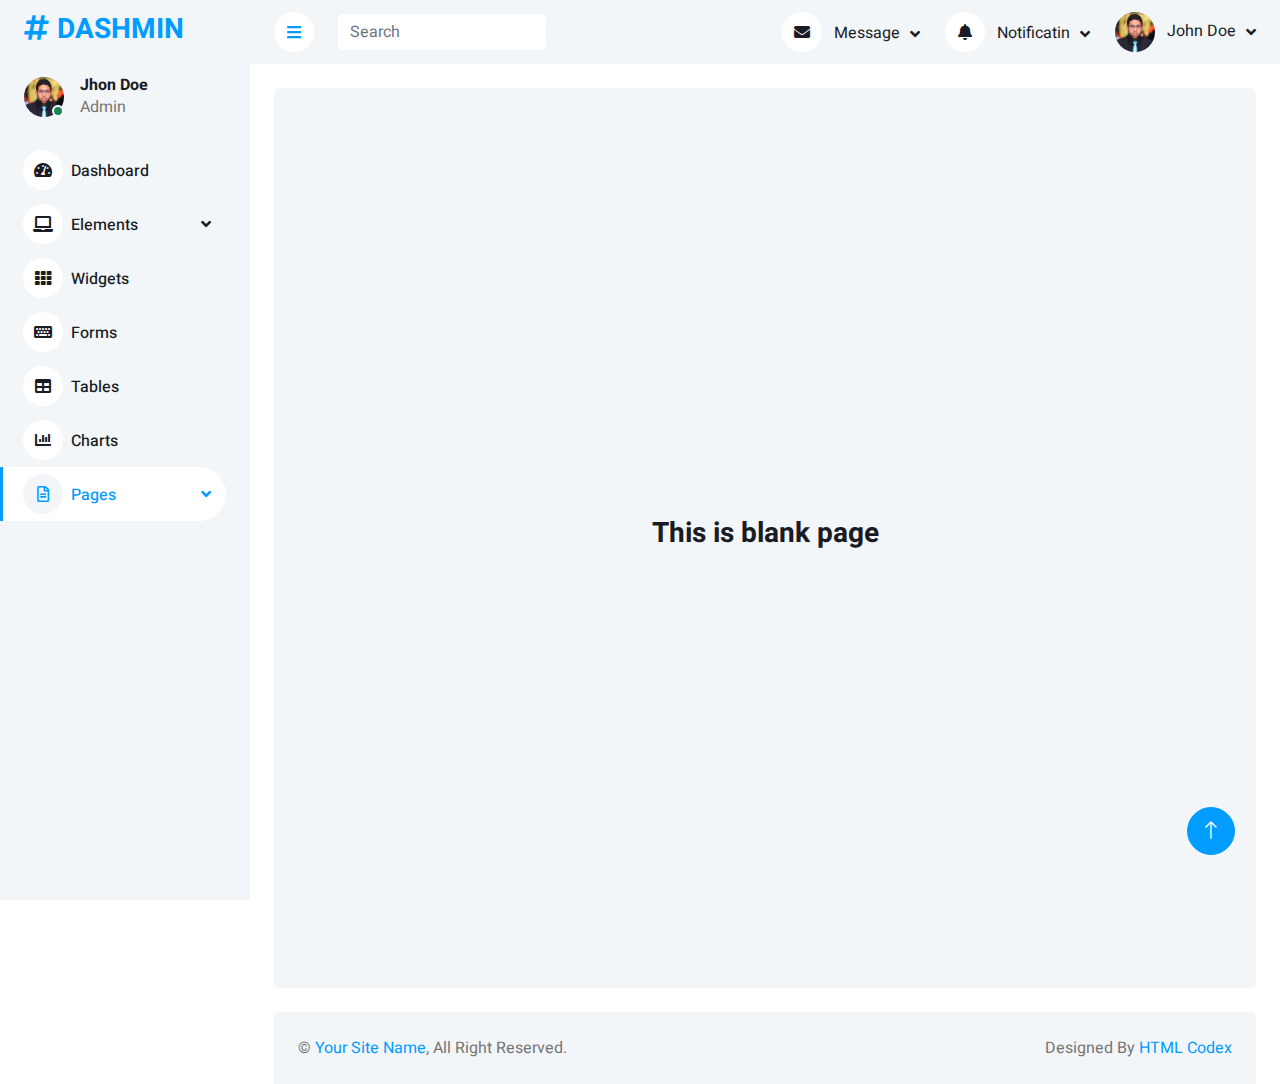
<file: ADMIN/blank.html>
<!DOCTYPE html>
<html lang="en">

<head>
    <meta charset="utf-8">
    <title>DASHMIN - Bootstrap Admin Template</title>
    <meta content="width=device-width, initial-scale=1.0" name="viewport">
    <meta content="" name="keywords">
    <meta content="" name="description">

    <!-- Favicon -->
    <link href="img/favicon.ico" rel="icon">

    <!-- Google Web Fonts -->
    <link rel="preconnect" href="https://fonts.googleapis.com">
    <link rel="preconnect" href="https://fonts.gstatic.com" crossorigin>
    <link href="https://fonts.googleapis.com/css2?family=Heebo:wght@400;500;600;700&display=swap" rel="stylesheet">
    
    <!-- Icon Font Stylesheet -->
    <link href="https://cdnjs.cloudflare.com/ajax/libs/font-awesome/5.10.0/css/all.min.css" rel="stylesheet">
    <link href="https://cdn.jsdelivr.net/npm/bootstrap-icons@1.4.1/font/bootstrap-icons.css" rel="stylesheet">

    <!-- Libraries Stylesheet -->
    <link href="lib/owlcarousel/assets/owl.carousel.min.css" rel="stylesheet">
    <link href="lib/tempusdominus/css/tempusdominus-bootstrap-4.min.css" rel="stylesheet" />

    <!-- Customized Bootstrap Stylesheet -->
    <link href="css/bootstrap.min.css" rel="stylesheet">

    <!-- Template Stylesheet -->
    <link href="css/style.css" rel="stylesheet">
</head>

<body>
    <div class="container-xxl position-relative bg-white d-flex p-0">
        <!-- Spinner Start -->
        <div id="spinner" class="show bg-white position-fixed translate-middle w-100 vh-100 top-50 start-50 d-flex align-items-center justify-content-center">
            <div class="spinner-border text-primary" style="width: 3rem; height: 3rem;" role="status">
                <span class="sr-only">Loading...</span>
            </div>
        </div>
        <!-- Spinner End -->


        <!-- Sidebar Start -->
        <div class="sidebar pe-4 pb-3">
            <nav class="navbar bg-light navbar-light">
                <a href="index.html" class="navbar-brand mx-4 mb-3">
                    <h3 class="text-primary"><i class="fa fa-hashtag me-2"></i>DASHMIN</h3>
                </a>
                <div class="d-flex align-items-center ms-4 mb-4">
                    <div class="position-relative">
                        <img class="rounded-circle" src="img/user.jpg" alt="" style="width: 40px; height: 40px;">
                        <div class="bg-success rounded-circle border border-2 border-white position-absolute end-0 bottom-0 p-1"></div>
                    </div>
                    <div class="ms-3">
                        <h6 class="mb-0">Jhon Doe</h6>
                        <span>Admin</span>
                    </div>
                </div>
                <div class="navbar-nav w-100">
                    <a href="index.html" class="nav-item nav-link"><i class="fa fa-tachometer-alt me-2"></i>Dashboard</a>
                    <div class="nav-item dropdown">
                        <a href="#" class="nav-link dropdown-toggle" data-bs-toggle="dropdown"><i class="fa fa-laptop me-2"></i>Elements</a>
                        <div class="dropdown-menu bg-transparent border-0">
                            <a href="button.html" class="dropdown-item">Buttons</a>
                            <a href="typography.html" class="dropdown-item">Typography</a>
                            <a href="element.html" class="dropdown-item">Other Elements</a>
                        </div>
                    </div>
                    <a href="widget.html" class="nav-item nav-link"><i class="fa fa-th me-2"></i>Widgets</a>
                    <a href="form.html" class="nav-item nav-link"><i class="fa fa-keyboard me-2"></i>Forms</a>
                    <a href="table.html" class="nav-item nav-link"><i class="fa fa-table me-2"></i>Tables</a>
                    <a href="chart.html" class="nav-item nav-link"><i class="fa fa-chart-bar me-2"></i>Charts</a>
                    <div class="nav-item dropdown">
                        <a href="#" class="nav-link dropdown-toggle active" data-bs-toggle="dropdown"><i class="far fa-file-alt me-2"></i>Pages</a>
                        <div class="dropdown-menu bg-transparent border-0">
                            <a href="signin.html" class="dropdown-item">Sign In</a>
                            <a href="signup.html" class="dropdown-item">Sign Up</a>
                            <a href="404.html" class="dropdown-item">404 Error</a>
                            <a href="blank.html" class="dropdown-item active">Blank Page</a>
                        </div>
                    </div>
                </div>
            </nav>
        </div>
        <!-- Sidebar End -->


        <!-- Content Start -->
        <div class="content">
            <!-- Navbar Start -->
            <nav class="navbar navbar-expand bg-light navbar-light sticky-top px-4 py-0">
                <a href="index.html" class="navbar-brand d-flex d-lg-none me-4">
                    <h2 class="text-primary mb-0"><i class="fa fa-hashtag"></i></h2>
                </a>
                <a href="#" class="sidebar-toggler flex-shrink-0">
                    <i class="fa fa-bars"></i>
                </a>
                <form class="d-none d-md-flex ms-4">
                    <input class="form-control border-0" type="search" placeholder="Search">
                </form>
                <div class="navbar-nav align-items-center ms-auto">
                    <div class="nav-item dropdown">
                        <a href="#" class="nav-link dropdown-toggle" data-bs-toggle="dropdown">
                            <i class="fa fa-envelope me-lg-2"></i>
                            <span class="d-none d-lg-inline-flex">Message</span>
                        </a>
                        <div class="dropdown-menu dropdown-menu-end bg-light border-0 rounded-0 rounded-bottom m-0">
                            <a href="#" class="dropdown-item">
                                <div class="d-flex align-items-center">
                                    <img class="rounded-circle" src="img/user.jpg" alt="" style="width: 40px; height: 40px;">
                                    <div class="ms-2">
                                        <h6 class="fw-normal mb-0">Jhon send you a message</h6>
                                        <small>15 minutes ago</small>
                                    </div>
                                </div>
                            </a>
                            <hr class="dropdown-divider">
                            <a href="#" class="dropdown-item">
                                <div class="d-flex align-items-center">
                                    <img class="rounded-circle" src="img/user.jpg" alt="" style="width: 40px; height: 40px;">
                                    <div class="ms-2">
                                        <h6 class="fw-normal mb-0">Jhon send you a message</h6>
                                        <small>15 minutes ago</small>
                                    </div>
                                </div>
                            </a>
                            <hr class="dropdown-divider">
                            <a href="#" class="dropdown-item">
                                <div class="d-flex align-items-center">
                                    <img class="rounded-circle" src="img/user.jpg" alt="" style="width: 40px; height: 40px;">
                                    <div class="ms-2">
                                        <h6 class="fw-normal mb-0">Jhon send you a message</h6>
                                        <small>15 minutes ago</small>
                                    </div>
                                </div>
                            </a>
                            <hr class="dropdown-divider">
                            <a href="#" class="dropdown-item text-center">See all message</a>
                        </div>
                    </div>
                    <div class="nav-item dropdown">
                        <a href="#" class="nav-link dropdown-toggle" data-bs-toggle="dropdown">
                            <i class="fa fa-bell me-lg-2"></i>
                            <span class="d-none d-lg-inline-flex">Notificatin</span>
                        </a>
                        <div class="dropdown-menu dropdown-menu-end bg-light border-0 rounded-0 rounded-bottom m-0">
                            <a href="#" class="dropdown-item">
                                <h6 class="fw-normal mb-0">Profile updated</h6>
                                <small>15 minutes ago</small>
                            </a>
                            <hr class="dropdown-divider">
                            <a href="#" class="dropdown-item">
                                <h6 class="fw-normal mb-0">New user added</h6>
                                <small>15 minutes ago</small>
                            </a>
                            <hr class="dropdown-divider">
                            <a href="#" class="dropdown-item">
                                <h6 class="fw-normal mb-0">Password changed</h6>
                                <small>15 minutes ago</small>
                            </a>
                            <hr class="dropdown-divider">
                            <a href="#" class="dropdown-item text-center">See all notifications</a>
                        </div>
                    </div>
                    <div class="nav-item dropdown">
                        <a href="#" class="nav-link dropdown-toggle" data-bs-toggle="dropdown">
                            <img class="rounded-circle me-lg-2" src="img/user.jpg" alt="" style="width: 40px; height: 40px;">
                            <span class="d-none d-lg-inline-flex">John Doe</span>
                        </a>
                        <div class="dropdown-menu dropdown-menu-end bg-light border-0 rounded-0 rounded-bottom m-0">
                            <a href="#" class="dropdown-item">My Profile</a>
                            <a href="#" class="dropdown-item">Settings</a>
                            <a href="#" class="dropdown-item">Log Out</a>
                        </div>
                    </div>
                </div>
            </nav>
            <!-- Navbar End -->


            <!-- Blank Start -->
            <div class="container-fluid pt-4 px-4">
                <div class="row vh-100 bg-light rounded align-items-center justify-content-center mx-0">
                    <div class="col-md-6 text-center">
                        <h3>This is blank page</h3>
                    </div>
                </div>
            </div>
            <!-- Blank End -->


            <!-- Footer Start -->
            <div class="container-fluid pt-4 px-4">
                <div class="bg-light rounded-top p-4">
                    <div class="row">
                        <div class="col-12 col-sm-6 text-center text-sm-start">
                            &copy; <a href="#">Your Site Name</a>, All Right Reserved. 
                        </div>
                        <div class="col-12 col-sm-6 text-center text-sm-end">
                            <!--/*** This template is free as long as you keep the footer author’s credit link/attribution link/backlink. If you'd like to use the template without the footer author’s credit link/attribution link/backlink, you can purchase the Credit Removal License from "https://htmlcodex.com/credit-removal". Thank you for your support. ***/-->
                            Designed By <a href="https://htmlcodex.com">HTML Codex</a>
                        </div>
                    </div>
                </div>
            </div>
            <!-- Footer End -->
        </div>
        <!-- Content End -->


        <!-- Back to Top -->
        <a href="#" class="btn btn-lg btn-primary btn-lg-square back-to-top"><i class="bi bi-arrow-up"></i></a>
    </div>

    <!-- JavaScript Libraries -->
    <script src="https://code.jquery.com/jquery-3.4.1.min.js"></script>
    <script src="https://cdn.jsdelivr.net/npm/bootstrap@5.0.0/dist/js/bootstrap.bundle.min.js"></script>
    <script src="lib/chart/chart.min.js"></script>
    <script src="lib/easing/easing.min.js"></script>
    <script src="lib/waypoints/waypoints.min.js"></script>
    <script src="lib/owlcarousel/owl.carousel.min.js"></script>
    <script src="lib/tempusdominus/js/moment.min.js"></script>
    <script src="lib/tempusdominus/js/moment-timezone.min.js"></script>
    <script src="lib/tempusdominus/js/tempusdominus-bootstrap-4.min.js"></script>

    <!-- Template Javascript -->
    <script src="js/main.js"></script>
</body>

</html>
</file>
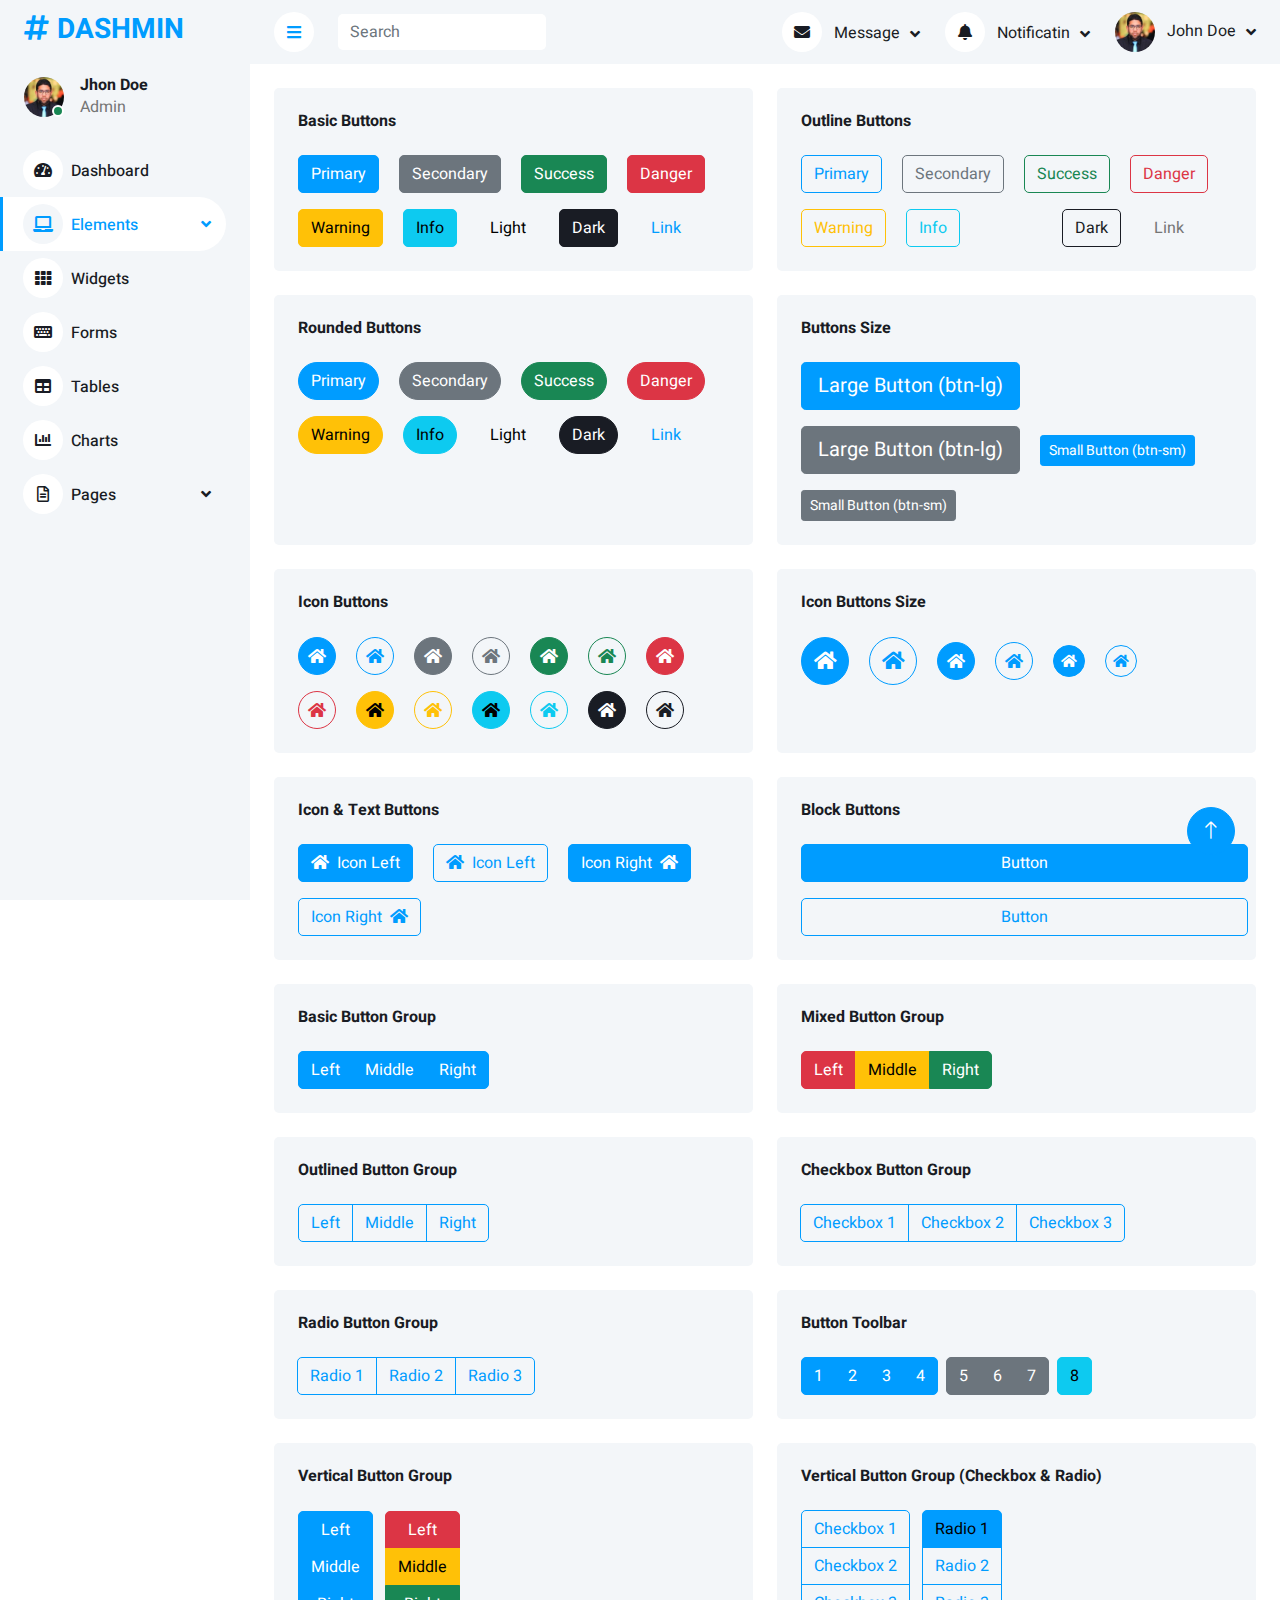
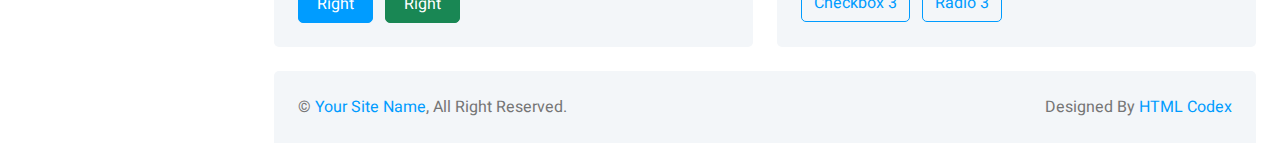
<file: ADMIN/button.html>
<!DOCTYPE html>
<html lang="en">

<head>
    <meta charset="utf-8">
    <title>DASHMIN - Bootstrap Admin Template</title>
    <meta content="width=device-width, initial-scale=1.0" name="viewport">
    <meta content="" name="keywords">
    <meta content="" name="description">

    <!-- Favicon -->
    <link href="img/favicon.ico" rel="icon">

    <!-- Google Web Fonts -->
    <link rel="preconnect" href="https://fonts.googleapis.com">
    <link rel="preconnect" href="https://fonts.gstatic.com" crossorigin>
    <link href="https://fonts.googleapis.com/css2?family=Heebo:wght@400;500;600;700&display=swap" rel="stylesheet">
    
    <!-- Icon Font Stylesheet -->
    <link href="https://cdnjs.cloudflare.com/ajax/libs/font-awesome/5.10.0/css/all.min.css" rel="stylesheet">
    <link href="https://cdn.jsdelivr.net/npm/bootstrap-icons@1.4.1/font/bootstrap-icons.css" rel="stylesheet">

    <!-- Libraries Stylesheet -->
    <link href="lib/owlcarousel/assets/owl.carousel.min.css" rel="stylesheet">
    <link href="lib/tempusdominus/css/tempusdominus-bootstrap-4.min.css" rel="stylesheet" />

    <!-- Customized Bootstrap Stylesheet -->
    <link href="css/bootstrap.min.css" rel="stylesheet">

    <!-- Template Stylesheet -->
    <link href="css/style.css" rel="stylesheet">
</head>

<body>
    <div class="container-xxl position-relative bg-white d-flex p-0">
        <!-- Spinner Start -->
        <div id="spinner" class="show bg-white position-fixed translate-middle w-100 vh-100 top-50 start-50 d-flex align-items-center justify-content-center">
            <div class="spinner-border text-primary" style="width: 3rem; height: 3rem;" role="status">
                <span class="sr-only">Loading...</span>
            </div>
        </div>
        <!-- Spinner End -->


        <!-- Sidebar Start -->
        <div class="sidebar pe-4 pb-3">
            <nav class="navbar bg-light navbar-light">
                <a href="index.html" class="navbar-brand mx-4 mb-3">
                    <h3 class="text-primary"><i class="fa fa-hashtag me-2"></i>DASHMIN</h3>
                </a>
                <div class="d-flex align-items-center ms-4 mb-4">
                    <div class="position-relative">
                        <img class="rounded-circle" src="img/user.jpg" alt="" style="width: 40px; height: 40px;">
                        <div class="bg-success rounded-circle border border-2 border-white position-absolute end-0 bottom-0 p-1"></div>
                    </div>
                    <div class="ms-3">
                        <h6 class="mb-0">Jhon Doe</h6>
                        <span>Admin</span>
                    </div>
                </div>
                <div class="navbar-nav w-100">
                    <a href="index.html" class="nav-item nav-link"><i class="fa fa-tachometer-alt me-2"></i>Dashboard</a>
                    <div class="nav-item dropdown">
                        <a href="#" class="nav-link dropdown-toggle active" data-bs-toggle="dropdown"><i class="fa fa-laptop me-2"></i>Elements</a>
                        <div class="dropdown-menu bg-transparent border-0">
                            <a href="button.html" class="dropdown-item active">Buttons</a>
                            <a href="typography.html" class="dropdown-item">Typography</a>
                            <a href="element.html" class="dropdown-item">Other Elements</a>
                        </div>
                    </div>
                    <a href="widget.html" class="nav-item nav-link"><i class="fa fa-th me-2"></i>Widgets</a>
                    <a href="form.html" class="nav-item nav-link"><i class="fa fa-keyboard me-2"></i>Forms</a>
                    <a href="table.html" class="nav-item nav-link"><i class="fa fa-table me-2"></i>Tables</a>
                    <a href="chart.html" class="nav-item nav-link"><i class="fa fa-chart-bar me-2"></i>Charts</a>
                    <div class="nav-item dropdown">
                        <a href="#" class="nav-link dropdown-toggle" data-bs-toggle="dropdown"><i class="far fa-file-alt me-2"></i>Pages</a>
                        <div class="dropdown-menu bg-transparent border-0">
                            <a href="signin.html" class="dropdown-item">Sign In</a>
                            <a href="signup.html" class="dropdown-item">Sign Up</a>
                            <a href="404.html" class="dropdown-item">404 Error</a>
                            <a href="blank.html" class="dropdown-item">Blank Page</a>
                        </div>
                    </div>
                </div>
            </nav>
        </div>
        <!-- Sidebar End -->


        <!-- Content Start -->
        <div class="content">
            <!-- Navbar Start -->
            <nav class="navbar navbar-expand bg-light navbar-light sticky-top px-4 py-0">
                <a href="index.html" class="navbar-brand d-flex d-lg-none me-4">
                    <h2 class="text-primary mb-0"><i class="fa fa-hashtag"></i></h2>
                </a>
                <a href="#" class="sidebar-toggler flex-shrink-0">
                    <i class="fa fa-bars"></i>
                </a>
                <form class="d-none d-md-flex ms-4">
                    <input class="form-control border-0" type="search" placeholder="Search">
                </form>
                <div class="navbar-nav align-items-center ms-auto">
                    <div class="nav-item dropdown">
                        <a href="#" class="nav-link dropdown-toggle" data-bs-toggle="dropdown">
                            <i class="fa fa-envelope me-lg-2"></i>
                            <span class="d-none d-lg-inline-flex">Message</span>
                        </a>
                        <div class="dropdown-menu dropdown-menu-end bg-light border-0 rounded-0 rounded-bottom m-0">
                            <a href="#" class="dropdown-item">
                                <div class="d-flex align-items-center">
                                    <img class="rounded-circle" src="img/user.jpg" alt="" style="width: 40px; height: 40px;">
                                    <div class="ms-2">
                                        <h6 class="fw-normal mb-0">Jhon send you a message</h6>
                                        <small>15 minutes ago</small>
                                    </div>
                                </div>
                            </a>
                            <hr class="dropdown-divider">
                            <a href="#" class="dropdown-item">
                                <div class="d-flex align-items-center">
                                    <img class="rounded-circle" src="img/user.jpg" alt="" style="width: 40px; height: 40px;">
                                    <div class="ms-2">
                                        <h6 class="fw-normal mb-0">Jhon send you a message</h6>
                                        <small>15 minutes ago</small>
                                    </div>
                                </div>
                            </a>
                            <hr class="dropdown-divider">
                            <a href="#" class="dropdown-item">
                                <div class="d-flex align-items-center">
                                    <img class="rounded-circle" src="img/user.jpg" alt="" style="width: 40px; height: 40px;">
                                    <div class="ms-2">
                                        <h6 class="fw-normal mb-0">Jhon send you a message</h6>
                                        <small>15 minutes ago</small>
                                    </div>
                                </div>
                            </a>
                            <hr class="dropdown-divider">
                            <a href="#" class="dropdown-item text-center">See all message</a>
                        </div>
                    </div>
                    <div class="nav-item dropdown">
                        <a href="#" class="nav-link dropdown-toggle" data-bs-toggle="dropdown">
                            <i class="fa fa-bell me-lg-2"></i>
                            <span class="d-none d-lg-inline-flex">Notificatin</span>
                        </a>
                        <div class="dropdown-menu dropdown-menu-end bg-light border-0 rounded-0 rounded-bottom m-0">
                            <a href="#" class="dropdown-item">
                                <h6 class="fw-normal mb-0">Profile updated</h6>
                                <small>15 minutes ago</small>
                            </a>
                            <hr class="dropdown-divider">
                            <a href="#" class="dropdown-item">
                                <h6 class="fw-normal mb-0">New user added</h6>
                                <small>15 minutes ago</small>
                            </a>
                            <hr class="dropdown-divider">
                            <a href="#" class="dropdown-item">
                                <h6 class="fw-normal mb-0">Password changed</h6>
                                <small>15 minutes ago</small>
                            </a>
                            <hr class="dropdown-divider">
                            <a href="#" class="dropdown-item text-center">See all notifications</a>
                        </div>
                    </div>
                    <div class="nav-item dropdown">
                        <a href="#" class="nav-link dropdown-toggle" data-bs-toggle="dropdown">
                            <img class="rounded-circle me-lg-2" src="img/user.jpg" alt="" style="width: 40px; height: 40px;">
                            <span class="d-none d-lg-inline-flex">John Doe</span>
                        </a>
                        <div class="dropdown-menu dropdown-menu-end bg-light border-0 rounded-0 rounded-bottom m-0">
                            <a href="#" class="dropdown-item">My Profile</a>
                            <a href="#" class="dropdown-item">Settings</a>
                            <a href="#" class="dropdown-item">Log Out</a>
                        </div>
                    </div>
                </div>
            </nav>
            <!-- Navbar End -->


            <!-- Button Start -->
            <div class="container-fluid pt-4 px-4">
                <div class="row g-4">
                    <div class="col-sm-12 col-xl-6">
                        <div class="bg-light rounded h-100 p-4">
                            <h6 class="mb-4">Basic Buttons</h6>
                            <div class="m-n2">
                                <button type="button" class="btn btn-primary m-2">Primary</button>
                                <button type="button" class="btn btn-secondary m-2">Secondary</button>
                                <button type="button" class="btn btn-success m-2">Success</button>
                                <button type="button" class="btn btn-danger m-2">Danger</button>
                                <button type="button" class="btn btn-warning m-2">Warning</button>
                                <button type="button" class="btn btn-info m-2">Info</button>
                                <button type="button" class="btn btn-light m-2">Light</button>
                                <button type="button" class="btn btn-dark m-2">Dark</button>
                                <button type="button" class="btn btn-link m-2">Link</button>
                            </div>
                        </div>
                    </div>
                    <div class="col-sm-12 col-xl-6">
                        <div class="bg-light rounded h-100 p-4">
                            <h6 class="mb-4">Outline Buttons</h6>
                            <div class="m-n2">
                                <button type="button" class="btn btn-outline-primary m-2">Primary</button>
                                <button type="button" class="btn btn-outline-secondary m-2">Secondary</button>
                                <button type="button" class="btn btn-outline-success m-2">Success</button>
                                <button type="button" class="btn btn-outline-danger m-2">Danger</button>
                                <button type="button" class="btn btn-outline-warning m-2">Warning</button>
                                <button type="button" class="btn btn-outline-info m-2">Info</button>
                                <button type="button" class="btn btn-outline-light m-2">Light</button>
                                <button type="button" class="btn btn-outline-dark m-2">Dark</button>
                                <button type="button" class="btn btn-outline-link m-2">Link</button>
                            </div>
                        </div>
                    </div>
                    <div class="col-sm-12 col-xl-6">
                        <div class="bg-light rounded h-100 p-4">
                            <h6 class="mb-4">Rounded Buttons</h6>
                            <div class="m-n2">
                                <button type="button" class="btn btn-primary rounded-pill m-2">Primary</button>
                                <button type="button" class="btn btn-secondary rounded-pill m-2">Secondary</button>
                                <button type="button" class="btn btn-success rounded-pill m-2">Success</button>
                                <button type="button" class="btn btn-danger rounded-pill m-2">Danger</button>
                                <button type="button" class="btn btn-warning rounded-pill m-2">Warning</button>
                                <button type="button" class="btn btn-info rounded-pill m-2">Info</button>
                                <button type="button" class="btn btn-light rounded-pill m-2">Light</button>
                                <button type="button" class="btn btn-dark rounded-pill m-2">Dark</button>
                                <button type="button" class="btn btn-link rounded-pill m-2">Link</button>
                            </div>
                        </div>
                    </div>
                    <div class="col-sm-12 col-xl-6">
                        <div class="bg-light rounded h-100 p-4">
                            <h6 class="mb-4">Buttons Size</h6>
                            <div class="m-n2">
                                <button type="button" class="btn btn-lg btn-primary m-2">Large Button (btn-lg)</button>
                                <button type="button" class="btn btn-lg btn-secondary m-2">Large Button (btn-lg)</button>
                                <button type="button" class="btn btn-sm btn-primary m-2">Small Button (btn-sm)</button>
                                <button type="button" class="btn btn-sm btn-secondary m-2">Small Button (btn-sm)</button>
                            </div>
                        </div>
                    </div>
                    <div class="col-sm-12 col-xl-6">
                        <div class="bg-light rounded h-100 p-4">
                            <h6 class="mb-4">Icon Buttons</h6>
                            <div class="m-n2">
                                <button type="button" class="btn btn-square btn-primary m-2"><i class="fa fa-home"></i></button>
                                <button type="button" class="btn btn-square btn-outline-primary m-2"><i class="fa fa-home"></i></button>
                                <button type="button" class="btn btn-square btn-secondary m-2"><i class="fa fa-home"></i></button>
                                <button type="button" class="btn btn-square btn-outline-secondary m-2"><i class="fa fa-home"></i></button>
                                <button type="button" class="btn btn-square btn-success m-2"><i class="fa fa-home"></i></button>
                                <button type="button" class="btn btn-square btn-outline-success m-2"><i class="fa fa-home"></i></button>
                                <button type="button" class="btn btn-square btn-danger m-2"><i class="fa fa-home"></i></button>
                                <button type="button" class="btn btn-square btn-outline-danger m-2"><i class="fa fa-home"></i></button>
                                <button type="button" class="btn btn-square btn-warning m-2"><i class="fa fa-home"></i></button>
                                <button type="button" class="btn btn-square btn-outline-warning m-2"><i class="fa fa-home"></i></button>
                                <button type="button" class="btn btn-square btn-info m-2"><i class="fa fa-home"></i></button>
                                <button type="button" class="btn btn-square btn-outline-info m-2"><i class="fa fa-home"></i></button>
                                <button type="button" class="btn btn-square btn-dark m-2"><i class="fa fa-home"></i></button>
                                <button type="button" class="btn btn-square btn-outline-dark m-2"><i class="fa fa-home"></i></button>
                            </div>
                        </div>
                    </div>
                    <div class="col-sm-12 col-xl-6">
                        <div class="bg-light rounded h-100 p-4">
                            <h6 class="mb-4">Icon Buttons Size</h6>
                            <div class="m-n2">
                                <button type="button" class="btn btn-lg btn-lg-square btn-primary m-2"><i class="fa fa-home"></i></button>
                                <button type="button" class="btn btn-lg btn-lg-square btn-outline-primary m-2"><i class="fa fa-home"></i></button>
                                <button type="button" class="btn btn-square btn-primary m-2"><i class="fa fa-home"></i></button>
                                <button type="button" class="btn btn-square btn-outline-primary m-2"><i class="fa fa-home"></i></button>
                                <button type="button" class="btn btn-sm btn-sm-square btn-primary m-2"><i class="fa fa-home"></i></button>
                                <button type="button" class="btn btn-sm btn-sm-square btn-outline-primary m-2"><i class="fa fa-home"></i></button>
                            </div>
                        </div>
                    </div>
                    <div class="col-sm-12 col-xl-6">
                        <div class="bg-light rounded h-100 p-4">
                            <h6 class="mb-4">Icon & Text Buttons</h6>
                            <div class="m-n2">
                                <button type="button" class="btn btn-primary m-2"><i class="fa fa-home me-2"></i>Icon Left</button>
                                <button type="button" class="btn btn-outline-primary m-2"><i class="fa fa-home me-2"></i>Icon Left</button>
                                <button type="button" class="btn btn-primary m-2">Icon Right<i class="fa fa-home ms-2"></i></button>
                                <button type="button" class="btn btn-outline-primary m-2">Icon Right<i class="fa fa-home ms-2"></i></button>
                            </div>
                        </div>
                    </div>
                    <div class="col-sm-12 col-xl-6">
                        <div class="bg-light rounded h-100 p-4">
                            <h6 class="mb-4">Block Buttons</h6>
                            <div class="m-n2">
                                <button class="btn btn-primary w-100 m-2" type="button">Button</button>
                                <button class="btn btn-outline-primary w-100 m-2" type="button">Button</button>
                            </div>
                        </div>
                    </div>
                    <div class="col-sm-12 col-xl-6">
                        <div class="bg-light rounded h-100 p-4">
                            <h6 class="mb-4">Basic Button Group</h6>
                            <div class="btn-group" role="group">
                                <button type="button" class="btn btn-primary">Left</button>
                                <button type="button" class="btn btn-primary">Middle</button>
                                <button type="button" class="btn btn-primary">Right</button>
                            </div>
                        </div>
                    </div>
                    <div class="col-sm-12 col-xl-6">
                        <div class="bg-light rounded h-100 p-4">
                            <h6 class="mb-4">Mixed Button Group</h6>
                            <div class="btn-group" role="group">
                                <button type="button" class="btn btn-danger">Left</button>
                                <button type="button" class="btn btn-warning">Middle</button>
                                <button type="button" class="btn btn-success">Right</button>
                            </div>
                        </div>
                    </div>
                    <div class="col-sm-12 col-xl-6">
                        <div class="bg-light rounded h-100 p-4">
                            <h6 class="mb-4">Outlined Button Group</h6>
                            <div class="btn-group" role="group">
                                <button type="button" class="btn btn-outline-primary">Left</button>
                                <button type="button" class="btn btn-outline-primary">Middle</button>
                                <button type="button" class="btn btn-outline-primary">Right</button>
                            </div>
                        </div>
                    </div>
                    <div class="col-sm-12 col-xl-6">
                        <div class="bg-light rounded h-100 p-4">
                            <h6 class="mb-4">Checkbox Button Group</h6>
                            <div class="btn-group" role="group">
                                <input type="checkbox" class="btn-check" id="btncheck1" autocomplete="off">
                                <label class="btn btn-outline-primary" for="btncheck1">Checkbox 1</label>

                                <input type="checkbox" class="btn-check" id="btncheck2" autocomplete="off">
                                <label class="btn btn-outline-primary" for="btncheck2">Checkbox 2</label>

                                <input type="checkbox" class="btn-check" id="btncheck3" autocomplete="off">
                                <label class="btn btn-outline-primary" for="btncheck3">Checkbox 3</label>
                            </div>
                        </div>
                    </div>
                    <div class="col-sm-12 col-xl-6">
                        <div class="bg-light rounded h-100 p-4">
                            <h6 class="mb-4">Radio Button Group</h6>
                            <div class="btn-group" role="group">
                                <input type="radio" class="btn-check" name="btnradio" id="btnradio1" autocomplete="off"
                                    checked>
                                <label class="btn btn-outline-primary" for="btnradio1">Radio 1</label>

                                <input type="radio" class="btn-check" name="btnradio" id="btnradio2" autocomplete="off">
                                <label class="btn btn-outline-primary" for="btnradio2">Radio 2</label>

                                <input type="radio" class="btn-check" name="btnradio" id="btnradio3" autocomplete="off">
                                <label class="btn btn-outline-primary" for="btnradio3">Radio 3</label>
                            </div>
                        </div>
                    </div>
                    <div class="col-sm-12 col-xl-6">
                        <div class="bg-light rounded h-100 p-4">
                            <h6 class="mb-4">Button Toolbar</h6>
                            <div class="btn-toolbar" role="toolbar">
                                <div class="btn-group me-2" role="group" aria-label="First group">
                                    <button type="button" class="btn btn-primary">1</button>
                                    <button type="button" class="btn btn-primary">2</button>
                                    <button type="button" class="btn btn-primary">3</button>
                                    <button type="button" class="btn btn-primary">4</button>
                                </div>
                                <div class="btn-group me-2" role="group" aria-label="Second group">
                                    <button type="button" class="btn btn-secondary">5</button>
                                    <button type="button" class="btn btn-secondary">6</button>
                                    <button type="button" class="btn btn-secondary">7</button>
                                </div>
                                <div class="btn-group" role="group" aria-label="Third group">
                                    <button type="button" class="btn btn-info">8</button>
                                </div>
                            </div>
                        </div>
                    </div>
                    <div class="col-sm-12 col-xl-6">
                        <div class="bg-light rounded h-100 p-4">
                            <h6 class="mb-4">Vertical Button Group</h6>
                            <div class="btn-group-vertical me-2" role="group">
                                <button type="button" class="btn btn-primary">Left</button>
                                <button type="button" class="btn btn-primary">Middle</button>
                                <button type="button" class="btn btn-primary">Right</button>
                            </div>
                            <div class="btn-group-vertical" role="group">
                                <button type="button" class="btn btn-danger">Left</button>
                                <button type="button" class="btn btn-warning">Middle</button>
                                <button type="button" class="btn btn-success">Right</button>
                            </div>
                        </div>
                    </div>
                    <div class="col-sm-12 col-xl-6">
                        <div class="bg-light rounded h-100 p-4">
                            <h6 class="mb-4">Vertical Button Group (Checkbox & Radio)</h6>
                            <div class="btn-group-vertical me-2" role="group">
                                <input type="checkbox" class="btn-check" id="btncheck1" autocomplete="off">
                                <label class="btn btn-outline-primary" for="btncheck1">Checkbox 1</label>

                                <input type="checkbox" class="btn-check" id="btncheck2" autocomplete="off">
                                <label class="btn btn-outline-primary" for="btncheck2">Checkbox 2</label>

                                <input type="checkbox" class="btn-check" id="btncheck3" autocomplete="off">
                                <label class="btn btn-outline-primary" for="btncheck3">Checkbox 3</label>
                            </div>
                            <div class="btn-group-vertical" role="group">
                                <input type="radio" class="btn-check" name="btnradio" id="btnradio1" autocomplete="off"
                                    checked>
                                <label class="btn btn-outline-primary" for="btnradio1">Radio 1</label>

                                <input type="radio" class="btn-check" name="btnradio" id="btnradio2" autocomplete="off">
                                <label class="btn btn-outline-primary" for="btnradio2">Radio 2</label>

                                <input type="radio" class="btn-check" name="btnradio" id="btnradio3" autocomplete="off">
                                <label class="btn btn-outline-primary" for="btnradio3">Radio 3</label>
                            </div>
                        </div>
                    </div>
                </div>
            </div>
            <!-- Button End -->


            <!-- Footer Start -->
            <div class="container-fluid pt-4 px-4">
                <div class="bg-light rounded-top p-4">
                    <div class="row">
                        <div class="col-12 col-sm-6 text-center text-sm-start">
                            &copy; <a href="#">Your Site Name</a>, All Right Reserved. 
                        </div>
                        <div class="col-12 col-sm-6 text-center text-sm-end">
                            <!--/*** This template is free as long as you keep the footer author’s credit link/attribution link/backlink. If you'd like to use the template without the footer author’s credit link/attribution link/backlink, you can purchase the Credit Removal License from "https://htmlcodex.com/credit-removal". Thank you for your support. ***/-->
                            Designed By <a href="https://htmlcodex.com">HTML Codex</a>
                        </div>
                    </div>
                </div>
            </div>
            <!-- Footer End -->
        </div>
        <!-- Content End -->


        <!-- Back to Top -->
        <a href="#" class="btn btn-lg btn-primary btn-lg-square back-to-top"><i class="bi bi-arrow-up"></i></a>
    </div>

    <!-- JavaScript Libraries -->
    <script src="https://code.jquery.com/jquery-3.4.1.min.js"></script>
    <script src="https://cdn.jsdelivr.net/npm/bootstrap@5.0.0/dist/js/bootstrap.bundle.min.js"></script>
    <script src="lib/chart/chart.min.js"></script>
    <script src="lib/easing/easing.min.js"></script>
    <script src="lib/waypoints/waypoints.min.js"></script>
    <script src="lib/owlcarousel/owl.carousel.min.js"></script>
    <script src="lib/tempusdominus/js/moment.min.js"></script>
    <script src="lib/tempusdominus/js/moment-timezone.min.js"></script>
    <script src="lib/tempusdominus/js/tempusdominus-bootstrap-4.min.js"></script>

    <!-- Template Javascript -->
    <script src="js/main.js"></script>
</body>

</html>
</file>
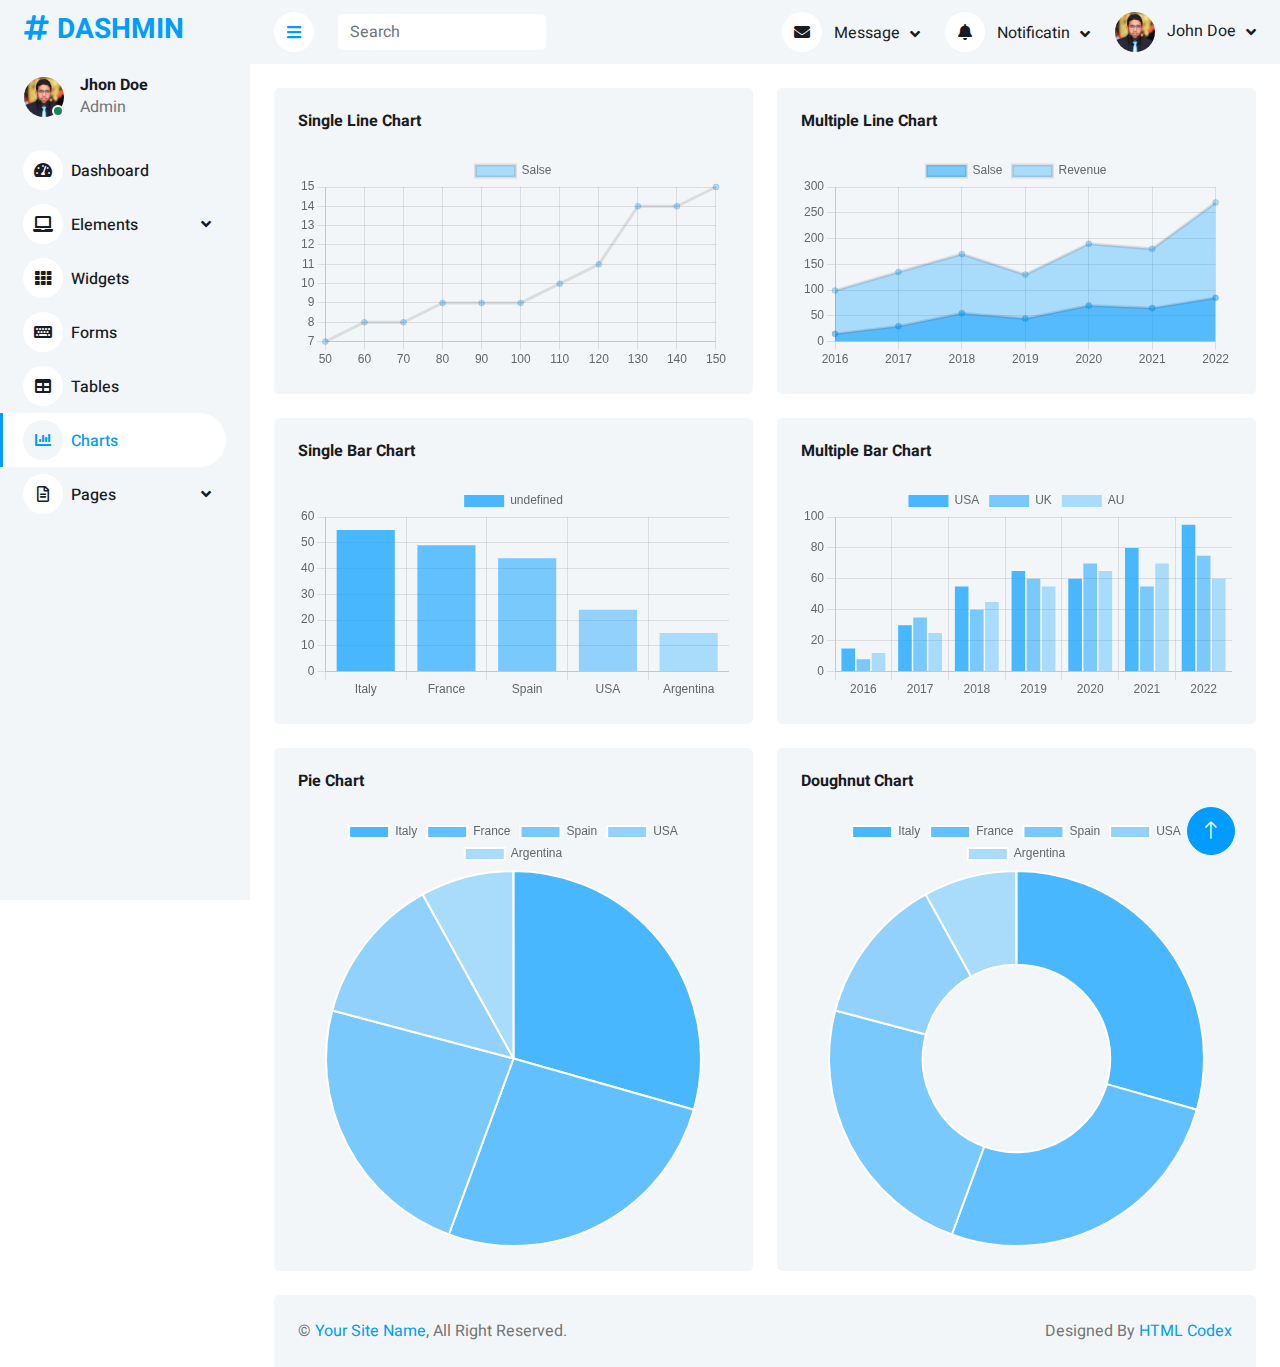
<file: ADMIN/chart.html>
<!DOCTYPE html>
<html lang="en">

<head>
    <meta charset="utf-8">
    <title>DASHMIN - Bootstrap Admin Template</title>
    <meta content="width=device-width, initial-scale=1.0" name="viewport">
    <meta content="" name="keywords">
    <meta content="" name="description">

    <!-- Favicon -->
    <link href="img/favicon.ico" rel="icon">

    <!-- Google Web Fonts -->
    <link rel="preconnect" href="https://fonts.googleapis.com">
    <link rel="preconnect" href="https://fonts.gstatic.com" crossorigin>
    <link href="https://fonts.googleapis.com/css2?family=Heebo:wght@400;500;600;700&display=swap" rel="stylesheet">
    
    <!-- Icon Font Stylesheet -->
    <link href="https://cdnjs.cloudflare.com/ajax/libs/font-awesome/5.10.0/css/all.min.css" rel="stylesheet">
    <link href="https://cdn.jsdelivr.net/npm/bootstrap-icons@1.4.1/font/bootstrap-icons.css" rel="stylesheet">

    <!-- Libraries Stylesheet -->
    <link href="lib/owlcarousel/assets/owl.carousel.min.css" rel="stylesheet">
    <link href="lib/tempusdominus/css/tempusdominus-bootstrap-4.min.css" rel="stylesheet" />

    <!-- Customized Bootstrap Stylesheet -->
    <link href="css/bootstrap.min.css" rel="stylesheet">

    <!-- Template Stylesheet -->
    <link href="css/style.css" rel="stylesheet">
</head>

<body>
    <div class="container-xxl position-relative bg-white d-flex p-0">
        <!-- Spinner Start -->
        <div id="spinner" class="show bg-white position-fixed translate-middle w-100 vh-100 top-50 start-50 d-flex align-items-center justify-content-center">
            <div class="spinner-border text-primary" style="width: 3rem; height: 3rem;" role="status">
                <span class="sr-only">Loading...</span>
            </div>
        </div>
        <!-- Spinner End -->


        <!-- Sidebar Start -->
        <div class="sidebar pe-4 pb-3">
            <nav class="navbar bg-light navbar-light">
                <a href="index.html" class="navbar-brand mx-4 mb-3">
                    <h3 class="text-primary"><i class="fa fa-hashtag me-2"></i>DASHMIN</h3>
                </a>
                <div class="d-flex align-items-center ms-4 mb-4">
                    <div class="position-relative">
                        <img class="rounded-circle" src="img/user.jpg" alt="" style="width: 40px; height: 40px;">
                        <div class="bg-success rounded-circle border border-2 border-white position-absolute end-0 bottom-0 p-1"></div>
                    </div>
                    <div class="ms-3">
                        <h6 class="mb-0">Jhon Doe</h6>
                        <span>Admin</span>
                    </div>
                </div>
                <div class="navbar-nav w-100">
                    <a href="index.html" class="nav-item nav-link"><i class="fa fa-tachometer-alt me-2"></i>Dashboard</a>
                    <div class="nav-item dropdown">
                        <a href="#" class="nav-link dropdown-toggle" data-bs-toggle="dropdown"><i class="fa fa-laptop me-2"></i>Elements</a>
                        <div class="dropdown-menu bg-transparent border-0">
                            <a href="button.html" class="dropdown-item">Buttons</a>
                            <a href="typography.html" class="dropdown-item">Typography</a>
                            <a href="element.html" class="dropdown-item">Other Elements</a>
                        </div>
                    </div>
                    <a href="widget.html" class="nav-item nav-link"><i class="fa fa-th me-2"></i>Widgets</a>
                    <a href="form.html" class="nav-item nav-link"><i class="fa fa-keyboard me-2"></i>Forms</a>
                    <a href="table.html" class="nav-item nav-link"><i class="fa fa-table me-2"></i>Tables</a>
                    <a href="chart.html" class="nav-item nav-link active"><i class="fa fa-chart-bar me-2"></i>Charts</a>
                    <div class="nav-item dropdown">
                        <a href="#" class="nav-link dropdown-toggle" data-bs-toggle="dropdown"><i class="far fa-file-alt me-2"></i>Pages</a>
                        <div class="dropdown-menu bg-transparent border-0">
                            <a href="signin.html" class="dropdown-item">Sign In</a>
                            <a href="signup.html" class="dropdown-item">Sign Up</a>
                            <a href="404.html" class="dropdown-item">404 Error</a>
                            <a href="blank.html" class="dropdown-item">Blank Page</a>
                        </div>
                    </div>
                </div>
            </nav>
        </div>
        <!-- Sidebar End -->


        <!-- Content Start -->
        <div class="content">
            <!-- Navbar Start -->
            <nav class="navbar navbar-expand bg-light navbar-light sticky-top px-4 py-0">
                <a href="index.html" class="navbar-brand d-flex d-lg-none me-4">
                    <h2 class="text-primary mb-0"><i class="fa fa-hashtag"></i></h2>
                </a>
                <a href="#" class="sidebar-toggler flex-shrink-0">
                    <i class="fa fa-bars"></i>
                </a>
                <form class="d-none d-md-flex ms-4">
                    <input class="form-control border-0" type="search" placeholder="Search">
                </form>
                <div class="navbar-nav align-items-center ms-auto">
                    <div class="nav-item dropdown">
                        <a href="#" class="nav-link dropdown-toggle" data-bs-toggle="dropdown">
                            <i class="fa fa-envelope me-lg-2"></i>
                            <span class="d-none d-lg-inline-flex">Message</span>
                        </a>
                        <div class="dropdown-menu dropdown-menu-end bg-light border-0 rounded-0 rounded-bottom m-0">
                            <a href="#" class="dropdown-item">
                                <div class="d-flex align-items-center">
                                    <img class="rounded-circle" src="img/user.jpg" alt="" style="width: 40px; height: 40px;">
                                    <div class="ms-2">
                                        <h6 class="fw-normal mb-0">Jhon send you a message</h6>
                                        <small>15 minutes ago</small>
                                    </div>
                                </div>
                            </a>
                            <hr class="dropdown-divider">
                            <a href="#" class="dropdown-item">
                                <div class="d-flex align-items-center">
                                    <img class="rounded-circle" src="img/user.jpg" alt="" style="width: 40px; height: 40px;">
                                    <div class="ms-2">
                                        <h6 class="fw-normal mb-0">Jhon send you a message</h6>
                                        <small>15 minutes ago</small>
                                    </div>
                                </div>
                            </a>
                            <hr class="dropdown-divider">
                            <a href="#" class="dropdown-item">
                                <div class="d-flex align-items-center">
                                    <img class="rounded-circle" src="img/user.jpg" alt="" style="width: 40px; height: 40px;">
                                    <div class="ms-2">
                                        <h6 class="fw-normal mb-0">Jhon send you a message</h6>
                                        <small>15 minutes ago</small>
                                    </div>
                                </div>
                            </a>
                            <hr class="dropdown-divider">
                            <a href="#" class="dropdown-item text-center">See all message</a>
                        </div>
                    </div>
                    <div class="nav-item dropdown">
                        <a href="#" class="nav-link dropdown-toggle" data-bs-toggle="dropdown">
                            <i class="fa fa-bell me-lg-2"></i>
                            <span class="d-none d-lg-inline-flex">Notificatin</span>
                        </a>
                        <div class="dropdown-menu dropdown-menu-end bg-light border-0 rounded-0 rounded-bottom m-0">
                            <a href="#" class="dropdown-item">
                                <h6 class="fw-normal mb-0">Profile updated</h6>
                                <small>15 minutes ago</small>
                            </a>
                            <hr class="dropdown-divider">
                            <a href="#" class="dropdown-item">
                                <h6 class="fw-normal mb-0">New user added</h6>
                                <small>15 minutes ago</small>
                            </a>
                            <hr class="dropdown-divider">
                            <a href="#" class="dropdown-item">
                                <h6 class="fw-normal mb-0">Password changed</h6>
                                <small>15 minutes ago</small>
                            </a>
                            <hr class="dropdown-divider">
                            <a href="#" class="dropdown-item text-center">See all notifications</a>
                        </div>
                    </div>
                    <div class="nav-item dropdown">
                        <a href="#" class="nav-link dropdown-toggle" data-bs-toggle="dropdown">
                            <img class="rounded-circle me-lg-2" src="img/user.jpg" alt="" style="width: 40px; height: 40px;">
                            <span class="d-none d-lg-inline-flex">John Doe</span>
                        </a>
                        <div class="dropdown-menu dropdown-menu-end bg-light border-0 rounded-0 rounded-bottom m-0">
                            <a href="#" class="dropdown-item">My Profile</a>
                            <a href="#" class="dropdown-item">Settings</a>
                            <a href="#" class="dropdown-item">Log Out</a>
                        </div>
                    </div>
                </div>
            </nav>
            <!-- Navbar End -->


            <!-- Chart Start -->
            <div class="container-fluid pt-4 px-4">
                <div class="row g-4">
                    <div class="col-sm-12 col-xl-6">
                        <div class="bg-light rounded h-100 p-4">
                            <h6 class="mb-4">Single Line Chart</h6>
                            <canvas id="line-chart"></canvas>
                        </div>
                    </div>
                    <div class="col-sm-12 col-xl-6">
                        <div class="bg-light rounded h-100 p-4">
                            <h6 class="mb-4">Multiple Line Chart</h6>
                            <canvas id="salse-revenue"></canvas>
                        </div>
                    </div>
                    <div class="col-sm-12 col-xl-6">
                        <div class="bg-light rounded h-100 p-4">
                            <h6 class="mb-4">Single Bar Chart</h6>
                            <canvas id="bar-chart"></canvas>
                        </div>
                    </div>
                    <div class="col-sm-12 col-xl-6">
                        <div class="bg-light rounded h-100 p-4">
                            <h6 class="mb-4">Multiple Bar Chart</h6>
                            <canvas id="worldwide-sales"></canvas>
                        </div>
                    </div>
                    <div class="col-sm-12 col-xl-6">
                        <div class="bg-light rounded h-100 p-4">
                            <h6 class="mb-4">Pie Chart</h6>
                            <canvas id="pie-chart"></canvas>
                        </div>
                    </div>
                    <div class="col-sm-12 col-xl-6">
                        <div class="bg-light rounded h-100 p-4">
                            <h6 class="mb-4">Doughnut Chart</h6>
                            <canvas id="doughnut-chart"></canvas>
                        </div>
                    </div>
                </div>
            </div>
            <!-- Chart End -->


            <!-- Footer Start -->
            <div class="container-fluid pt-4 px-4">
                <div class="bg-light rounded-top p-4">
                    <div class="row">
                        <div class="col-12 col-sm-6 text-center text-sm-start">
                            &copy; <a href="#">Your Site Name</a>, All Right Reserved. 
                        </div>
                        <div class="col-12 col-sm-6 text-center text-sm-end">
                            <!--/*** This template is free as long as you keep the footer author’s credit link/attribution link/backlink. If you'd like to use the template without the footer author’s credit link/attribution link/backlink, you can purchase the Credit Removal License from "https://htmlcodex.com/credit-removal". Thank you for your support. ***/-->
                            Designed By <a href="https://htmlcodex.com">HTML Codex</a>
                        </div>
                    </div>
                </div>
            </div>
            <!-- Footer End -->
        </div>
        <!-- Content End -->


        <!-- Back to Top -->
        <a href="#" class="btn btn-lg btn-primary btn-lg-square back-to-top"><i class="bi bi-arrow-up"></i></a>
    </div>

    <!-- JavaScript Libraries -->
    <script src="https://code.jquery.com/jquery-3.4.1.min.js"></script>
    <script src="https://cdn.jsdelivr.net/npm/bootstrap@5.0.0/dist/js/bootstrap.bundle.min.js"></script>
    <script src="lib/chart/chart.min.js"></script>
    <script src="lib/easing/easing.min.js"></script>
    <script src="lib/waypoints/waypoints.min.js"></script>
    <script src="lib/owlcarousel/owl.carousel.min.js"></script>
    <script src="lib/tempusdominus/js/moment.min.js"></script>
    <script src="lib/tempusdominus/js/moment-timezone.min.js"></script>
    <script src="lib/tempusdominus/js/tempusdominus-bootstrap-4.min.js"></script>

    <!-- Template Javascript -->
    <script src="js/main.js"></script>
</body>

</html>
</file>
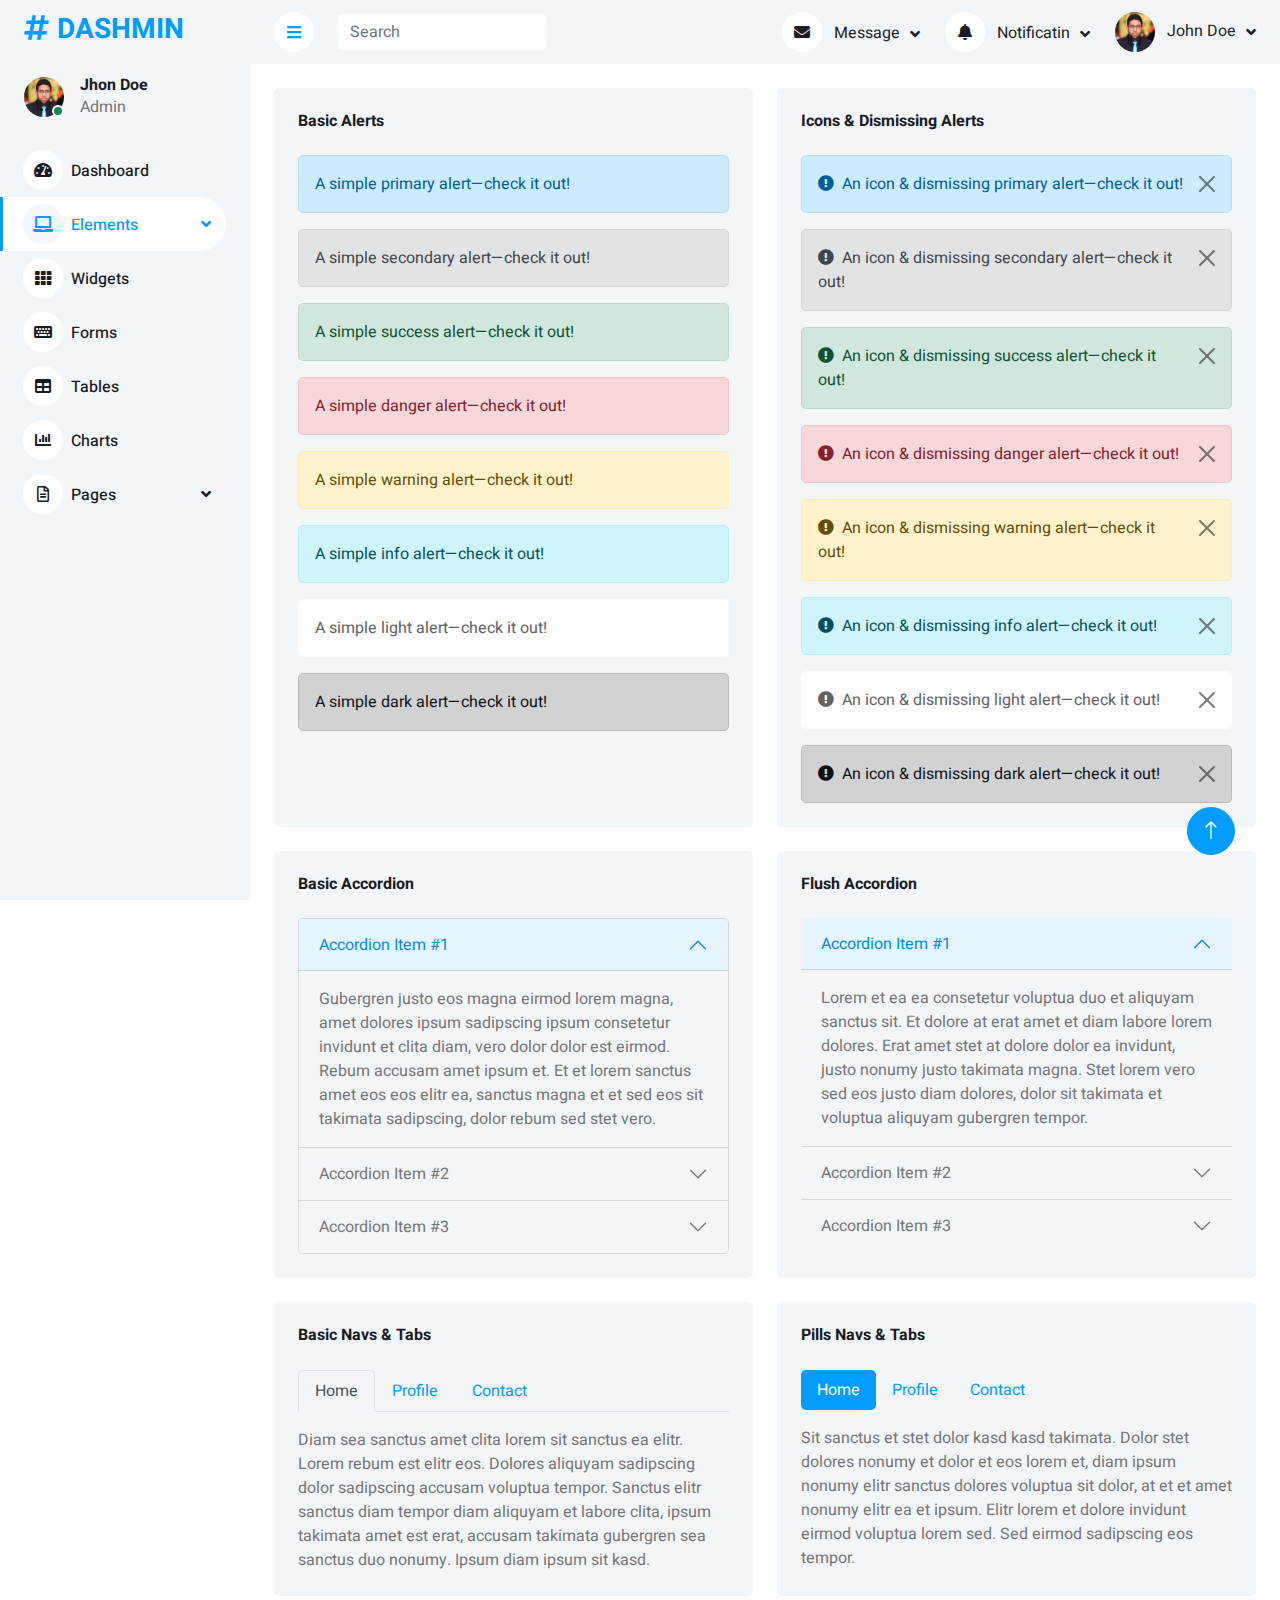
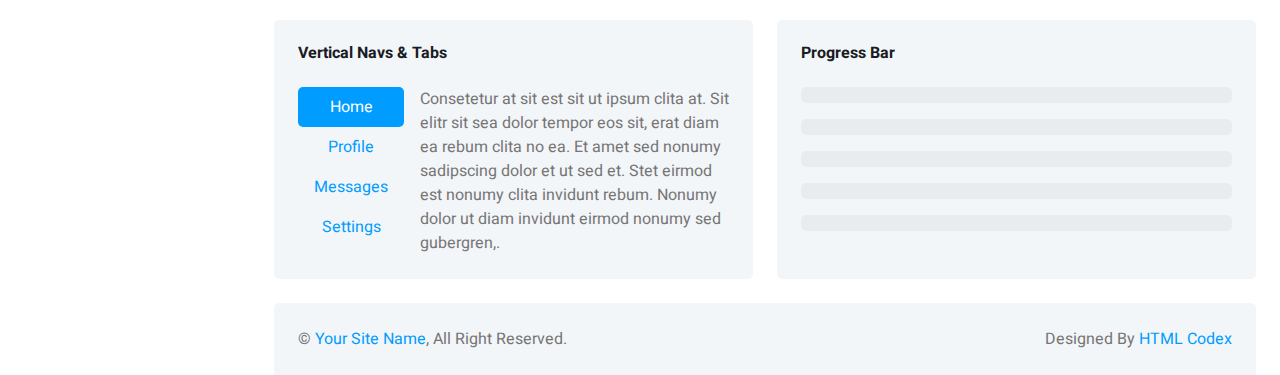
<file: ADMIN/element.html>
<!DOCTYPE html>
<html lang="en">

<head>
    <meta charset="utf-8">
    <title>DASHMIN - Bootstrap Admin Template</title>
    <meta content="width=device-width, initial-scale=1.0" name="viewport">
    <meta content="" name="keywords">
    <meta content="" name="description">

    <!-- Favicon -->
    <link href="img/favicon.ico" rel="icon">

    <!-- Google Web Fonts -->
    <link rel="preconnect" href="https://fonts.googleapis.com">
    <link rel="preconnect" href="https://fonts.gstatic.com" crossorigin>
    <link href="https://fonts.googleapis.com/css2?family=Heebo:wght@400;500;600;700&display=swap" rel="stylesheet">
    
    <!-- Icon Font Stylesheet -->
    <link href="https://cdnjs.cloudflare.com/ajax/libs/font-awesome/5.10.0/css/all.min.css" rel="stylesheet">
    <link href="https://cdn.jsdelivr.net/npm/bootstrap-icons@1.4.1/font/bootstrap-icons.css" rel="stylesheet">

    <!-- Libraries Stylesheet -->
    <link href="lib/owlcarousel/assets/owl.carousel.min.css" rel="stylesheet">
    <link href="lib/tempusdominus/css/tempusdominus-bootstrap-4.min.css" rel="stylesheet" />

    <!-- Customized Bootstrap Stylesheet -->
    <link href="css/bootstrap.min.css" rel="stylesheet">

    <!-- Template Stylesheet -->
    <link href="css/style.css" rel="stylesheet">
</head>

<body>
    <div class="container-xxl position-relative bg-white d-flex p-0">
        <!-- Spinner Start -->
        <div id="spinner" class="show bg-white position-fixed translate-middle w-100 vh-100 top-50 start-50 d-flex align-items-center justify-content-center">
            <div class="spinner-border text-primary" style="width: 3rem; height: 3rem;" role="status">
                <span class="sr-only">Loading...</span>
            </div>
        </div>
        <!-- Spinner End -->


        <!-- Sidebar Start -->
        <div class="sidebar pe-4 pb-3">
            <nav class="navbar bg-light navbar-light">
                <a href="index.html" class="navbar-brand mx-4 mb-3">
                    <h3 class="text-primary"><i class="fa fa-hashtag me-2"></i>DASHMIN</h3>
                </a>
                <div class="d-flex align-items-center ms-4 mb-4">
                    <div class="position-relative">
                        <img class="rounded-circle" src="img/user.jpg" alt="" style="width: 40px; height: 40px;">
                        <div class="bg-success rounded-circle border border-2 border-white position-absolute end-0 bottom-0 p-1"></div>
                    </div>
                    <div class="ms-3">
                        <h6 class="mb-0">Jhon Doe</h6>
                        <span>Admin</span>
                    </div>
                </div>
                <div class="navbar-nav w-100">
                    <a href="index.html" class="nav-item nav-link"><i class="fa fa-tachometer-alt me-2"></i>Dashboard</a>
                    <div class="nav-item dropdown">
                        <a href="#" class="nav-link dropdown-toggle active" data-bs-toggle="dropdown"><i class="fa fa-laptop me-2"></i>Elements</a>
                        <div class="dropdown-menu bg-transparent border-0">
                            <a href="button.html" class="dropdown-item">Buttons</a>
                            <a href="typography.html" class="dropdown-item">Typography</a>
                            <a href="element.html" class="dropdown-item active">Other Elements</a>
                        </div>
                    </div>
                    <a href="widget.html" class="nav-item nav-link"><i class="fa fa-th me-2"></i>Widgets</a>
                    <a href="form.html" class="nav-item nav-link"><i class="fa fa-keyboard me-2"></i>Forms</a>
                    <a href="table.html" class="nav-item nav-link"><i class="fa fa-table me-2"></i>Tables</a>
                    <a href="chart.html" class="nav-item nav-link"><i class="fa fa-chart-bar me-2"></i>Charts</a>
                    <div class="nav-item dropdown">
                        <a href="#" class="nav-link dropdown-toggle" data-bs-toggle="dropdown"><i class="far fa-file-alt me-2"></i>Pages</a>
                        <div class="dropdown-menu bg-transparent border-0">
                            <a href="signin.html" class="dropdown-item">Sign In</a>
                            <a href="signup.html" class="dropdown-item">Sign Up</a>
                            <a href="404.html" class="dropdown-item">404 Error</a>
                            <a href="blank.html" class="dropdown-item">Blank Page</a>
                        </div>
                    </div>
                </div>
            </nav>
        </div>
        <!-- Sidebar End -->


        <!-- Content Start -->
        <div class="content">
            <!-- Navbar Start -->
            <nav class="navbar navbar-expand bg-light navbar-light sticky-top px-4 py-0">
                <a href="index.html" class="navbar-brand d-flex d-lg-none me-4">
                    <h2 class="text-primary mb-0"><i class="fa fa-hashtag"></i></h2>
                </a>
                <a href="#" class="sidebar-toggler flex-shrink-0">
                    <i class="fa fa-bars"></i>
                </a>
                <form class="d-none d-md-flex ms-4">
                    <input class="form-control border-0" type="search" placeholder="Search">
                </form>
                <div class="navbar-nav align-items-center ms-auto">
                    <div class="nav-item dropdown">
                        <a href="#" class="nav-link dropdown-toggle" data-bs-toggle="dropdown">
                            <i class="fa fa-envelope me-lg-2"></i>
                            <span class="d-none d-lg-inline-flex">Message</span>
                        </a>
                        <div class="dropdown-menu dropdown-menu-end bg-light border-0 rounded-0 rounded-bottom m-0">
                            <a href="#" class="dropdown-item">
                                <div class="d-flex align-items-center">
                                    <img class="rounded-circle" src="img/user.jpg" alt="" style="width: 40px; height: 40px;">
                                    <div class="ms-2">
                                        <h6 class="fw-normal mb-0">Jhon send you a message</h6>
                                        <small>15 minutes ago</small>
                                    </div>
                                </div>
                            </a>
                            <hr class="dropdown-divider">
                            <a href="#" class="dropdown-item">
                                <div class="d-flex align-items-center">
                                    <img class="rounded-circle" src="img/user.jpg" alt="" style="width: 40px; height: 40px;">
                                    <div class="ms-2">
                                        <h6 class="fw-normal mb-0">Jhon send you a message</h6>
                                        <small>15 minutes ago</small>
                                    </div>
                                </div>
                            </a>
                            <hr class="dropdown-divider">
                            <a href="#" class="dropdown-item">
                                <div class="d-flex align-items-center">
                                    <img class="rounded-circle" src="img/user.jpg" alt="" style="width: 40px; height: 40px;">
                                    <div class="ms-2">
                                        <h6 class="fw-normal mb-0">Jhon send you a message</h6>
                                        <small>15 minutes ago</small>
                                    </div>
                                </div>
                            </a>
                            <hr class="dropdown-divider">
                            <a href="#" class="dropdown-item text-center">See all message</a>
                        </div>
                    </div>
                    <div class="nav-item dropdown">
                        <a href="#" class="nav-link dropdown-toggle" data-bs-toggle="dropdown">
                            <i class="fa fa-bell me-lg-2"></i>
                            <span class="d-none d-lg-inline-flex">Notificatin</span>
                        </a>
                        <div class="dropdown-menu dropdown-menu-end bg-light border-0 rounded-0 rounded-bottom m-0">
                            <a href="#" class="dropdown-item">
                                <h6 class="fw-normal mb-0">Profile updated</h6>
                                <small>15 minutes ago</small>
                            </a>
                            <hr class="dropdown-divider">
                            <a href="#" class="dropdown-item">
                                <h6 class="fw-normal mb-0">New user added</h6>
                                <small>15 minutes ago</small>
                            </a>
                            <hr class="dropdown-divider">
                            <a href="#" class="dropdown-item">
                                <h6 class="fw-normal mb-0">Password changed</h6>
                                <small>15 minutes ago</small>
                            </a>
                            <hr class="dropdown-divider">
                            <a href="#" class="dropdown-item text-center">See all notifications</a>
                        </div>
                    </div>
                    <div class="nav-item dropdown">
                        <a href="#" class="nav-link dropdown-toggle" data-bs-toggle="dropdown">
                            <img class="rounded-circle me-lg-2" src="img/user.jpg" alt="" style="width: 40px; height: 40px;">
                            <span class="d-none d-lg-inline-flex">John Doe</span>
                        </a>
                        <div class="dropdown-menu dropdown-menu-end bg-light border-0 rounded-0 rounded-bottom m-0">
                            <a href="#" class="dropdown-item">My Profile</a>
                            <a href="#" class="dropdown-item">Settings</a>
                            <a href="#" class="dropdown-item">Log Out</a>
                        </div>
                    </div>
                </div>
            </nav>
            <!-- Navbar End -->


            <!-- Other Elements Start -->
            <div class="container-fluid pt-4 px-4">
                <div class="row g-4">
                    <div class="col-sm-12 col-xl-6">
                        <div class="bg-light rounded h-100 p-4">
                            <h6 class="mb-4">Basic Alerts</h6>
                            <div class="alert alert-primary" role="alert">
                                A simple primary alert—check it out!
                            </div>
                            <div class="alert alert-secondary" role="alert">
                                A simple secondary alert—check it out!
                            </div>
                            <div class="alert alert-success" role="alert">
                                A simple success alert—check it out!
                            </div>
                            <div class="alert alert-danger" role="alert">
                                A simple danger alert—check it out!
                            </div>
                            <div class="alert alert-warning" role="alert">
                                A simple warning alert—check it out!
                            </div>
                            <div class="alert alert-info" role="alert">
                                A simple info alert—check it out!
                            </div>
                            <div class="alert alert-light" role="alert">
                                A simple light alert—check it out!
                            </div>
                            <div class="alert alert-dark mb-0" role="alert">
                                A simple dark alert—check it out!
                            </div>
                        </div>
                    </div>
                    <div class="col-sm-12 col-xl-6">
                        <div class="bg-light rounded h-100 p-4">
                            <h6 class="mb-4">Icons & Dismissing Alerts</h6>
                            <div class="alert alert-primary alert-dismissible fade show" role="alert">
                                <i class="fa fa-exclamation-circle me-2"></i>An icon & dismissing primary alert—check it out!
                                <button type="button" class="btn-close" data-bs-dismiss="alert" aria-label="Close"></button>
                            </div>
                            <div class="alert alert-secondary alert-dismissible fade show" role="alert">
                                <i class="fa fa-exclamation-circle me-2"></i>An icon & dismissing secondary alert—check it out!
                                <button type="button" class="btn-close" data-bs-dismiss="alert" aria-label="Close"></button>
                            </div>
                            <div class="alert alert-success alert-dismissible fade show" role="alert">
                                <i class="fa fa-exclamation-circle me-2"></i>An icon & dismissing success alert—check it out!
                                <button type="button" class="btn-close" data-bs-dismiss="alert" aria-label="Close"></button>
                            </div>
                            <div class="alert alert-danger alert-dismissible fade show" role="alert">
                                <i class="fa fa-exclamation-circle me-2"></i>An icon & dismissing danger alert—check it out!
                                <button type="button" class="btn-close" data-bs-dismiss="alert" aria-label="Close"></button>
                            </div>
                            <div class="alert alert-warning alert-dismissible fade show" role="alert">
                                <i class="fa fa-exclamation-circle me-2"></i>An icon & dismissing warning alert—check it out!
                                <button type="button" class="btn-close" data-bs-dismiss="alert" aria-label="Close"></button>
                            </div>
                            <div class="alert alert-info alert-dismissible fade show" role="alert">
                                <i class="fa fa-exclamation-circle me-2"></i>An icon & dismissing info alert—check it out!
                                <button type="button" class="btn-close" data-bs-dismiss="alert" aria-label="Close"></button>
                            </div>
                            <div class="alert alert-light alert-dismissible fade show" role="alert">
                                <i class="fa fa-exclamation-circle me-2"></i>An icon & dismissing light alert—check it out!
                                <button type="button" class="btn-close" data-bs-dismiss="alert" aria-label="Close"></button>
                            </div>
                            <div class="alert alert-dark alert-dismissible fade show mb-0" role="alert">
                                <i class="fa fa-exclamation-circle me-2"></i>An icon & dismissing dark alert—check it out!
                                <button type="button" class="btn-close" data-bs-dismiss="alert" aria-label="Close"></button>
                            </div>
                        </div>
                    </div>
                    <div class="col-sm-12 col-xl-6">
                        <div class="bg-light rounded h-100 p-4">
                            <h6 class="mb-4">Basic Accordion</h6>
                            <div class="accordion" id="accordionExample">
                                <div class="accordion-item">
                                    <h2 class="accordion-header" id="headingOne">
                                        <button class="accordion-button" type="button" data-bs-toggle="collapse"
                                            data-bs-target="#collapseOne" aria-expanded="true"
                                            aria-controls="collapseOne">
                                            Accordion Item #1
                                        </button>
                                    </h2>
                                    <div id="collapseOne" class="accordion-collapse collapse show"
                                        aria-labelledby="headingOne" data-bs-parent="#accordionExample">
                                        <div class="accordion-body">
                                            Gubergren justo eos magna eirmod lorem magna, amet dolores ipsum sadipscing ipsum consetetur invidunt et clita diam, vero dolor dolor est eirmod. Rebum accusam amet ipsum et. Et et lorem sanctus amet eos eos elitr ea, sanctus magna et et sed eos sit takimata sadipscing, dolor rebum sed stet vero.
                                        </div>
                                    </div>
                                </div>
                                <div class="accordion-item">
                                    <h2 class="accordion-header" id="headingTwo">
                                        <button class="accordion-button collapsed" type="button"
                                            data-bs-toggle="collapse" data-bs-target="#collapseTwo"
                                            aria-expanded="false" aria-controls="collapseTwo">
                                            Accordion Item #2
                                        </button>
                                    </h2>
                                    <div id="collapseTwo" class="accordion-collapse collapse"
                                        aria-labelledby="headingTwo" data-bs-parent="#accordionExample">
                                        <div class="accordion-body">
                                            Voluptua sit dolores consetetur ea et diam est et takimata. Et erat sadipscing dolores et stet diam ut ut diam, sit aliquyam no magna et dolore lorem dolor sit. Lorem lorem sed sed duo, eirmod sit diam ipsum sit erat, lorem sit dolor diam amet ea aliquyam tempor rebum invidunt,.
                                        </div>
                                    </div>
                                </div>
                                <div class="accordion-item">
                                    <h2 class="accordion-header" id="headingThree">
                                        <button class="accordion-button collapsed" type="button"
                                            data-bs-toggle="collapse" data-bs-target="#collapseThree"
                                            aria-expanded="false" aria-controls="collapseThree">
                                            Accordion Item #3
                                        </button>
                                    </h2>
                                    <div id="collapseThree" class="accordion-collapse collapse"
                                        aria-labelledby="headingThree" data-bs-parent="#accordionExample">
                                        <div class="accordion-body">
                                            Dolore eos dolor tempor justo sea eos amet eos kasd dolor, et diam tempor lorem dolores vero. Stet dolore gubergren nonumy diam. Consetetur sit takimata magna invidunt, dolore sea amet consetetur ea et rebum, invidunt et amet sit sea. Dolor eirmod sed magna sadipscing sadipscing lorem lorem sed, sit lorem.
                                        </div>
                                    </div>
                                </div>
                            </div>
                        </div>
                    </div>
                    <div class="col-sm-12 col-xl-6">
                        <div class="bg-light rounded h-100 p-4">
                            <h6 class="mb-4">Flush Accordion</h6>
                            <div class="accordion accordion-flush" id="accordionFlushExample">
                                <div class="accordion-item">
                                    <h2 class="accordion-header" id="flush-headingOne">
                                        <button class="accordion-button" type="button"
                                            data-bs-toggle="collapse" data-bs-target="#flush-collapseOne"
                                            aria-expanded="true" aria-controls="flush-collapseOne">
                                            Accordion Item #1
                                        </button>
                                    </h2>
                                    <div id="flush-collapseOne" class="accordion-collapse collapse show"
                                        aria-labelledby="flush-headingOne" data-bs-parent="#accordionFlushExample">
                                        <div class="accordion-body">
                                            Lorem et ea ea consetetur voluptua duo et aliquyam sanctus sit. Et dolore at erat amet et diam labore lorem dolores. Erat amet stet at dolore dolor ea invidunt, justo nonumy justo takimata magna. Stet lorem vero sed eos justo diam dolores, dolor sit takimata et voluptua aliquyam gubergren tempor.
                                        </div>
                                    </div>
                                </div>
                                <div class="accordion-item">
                                    <h2 class="accordion-header" id="flush-headingTwo">
                                        <button class="accordion-button collapsed" type="button"
                                            data-bs-toggle="collapse" data-bs-target="#flush-collapseTwo"
                                            aria-expanded="false" aria-controls="flush-collapseTwo">
                                            Accordion Item #2
                                        </button>
                                    </h2>
                                    <div id="flush-collapseTwo" class="accordion-collapse collapse"
                                        aria-labelledby="flush-headingTwo" data-bs-parent="#accordionFlushExample">
                                        <div class="accordion-body">
                                            Sea diam dolore aliquyam aliquyam diam et consetetur et. Accusam amet no invidunt invidunt et consetetur, magna ut nonumy kasd erat tempor dolor et. Diam magna dolor sed amet duo dolores magna vero. Amet sit sadipscing ea diam clita lorem sit. Vero et et et tempor diam. Ipsum eirmod sit.
                                        </div>
                                    </div>
                                </div>
                                <div class="accordion-item">
                                    <h2 class="accordion-header" id="flush-headingThree">
                                        <button class="accordion-button collapsed" type="button"
                                            data-bs-toggle="collapse" data-bs-target="#flush-collapseThree"
                                            aria-expanded="false" aria-controls="flush-collapseThree">
                                            Accordion Item #3
                                        </button>
                                    </h2>
                                    <div id="flush-collapseThree" class="accordion-collapse collapse"
                                        aria-labelledby="flush-headingThree" data-bs-parent="#accordionFlushExample">
                                        <div class="accordion-body">
                                            Sea sea sit sanctus magna gubergren kasd, magna justo ea lorem lorem. Elitr aliquyam ipsum clita consetetur duo at nonumy invidunt, invidunt eos dolore vero sit amet amet magna tempor clita, takimata diam justo stet erat et vero erat. Sit ipsum eirmod sea ut vero dolores sea clita nonumy, no.
                                        </div>
                                    </div>
                                </div>
                            </div>
                        </div>
                    </div>
                    <div class="col-sm-12 col-xl-6">
                        <div class="bg-light rounded h-100 p-4">
                            <h6 class="mb-4">Basic Navs & Tabs</h6>
                            <nav>
                                <div class="nav nav-tabs" id="nav-tab" role="tablist">
                                    <button class="nav-link active" id="nav-home-tab" data-bs-toggle="tab"
                                        data-bs-target="#nav-home" type="button" role="tab" aria-controls="nav-home"
                                        aria-selected="true">Home</button>
                                    <button class="nav-link" id="nav-profile-tab" data-bs-toggle="tab"
                                        data-bs-target="#nav-profile" type="button" role="tab"
                                        aria-controls="nav-profile" aria-selected="false">Profile</button>
                                    <button class="nav-link" id="nav-contact-tab" data-bs-toggle="tab"
                                        data-bs-target="#nav-contact" type="button" role="tab"
                                        aria-controls="nav-contact" aria-selected="false">Contact</button>
                                </div>
                            </nav>
                            <div class="tab-content pt-3" id="nav-tabContent">
                                <div class="tab-pane fade show active" id="nav-home" role="tabpanel" aria-labelledby="nav-home-tab">
                                    Diam sea sanctus amet clita lorem sit sanctus ea elitr. Lorem rebum est elitr eos. Dolores aliquyam sadipscing dolor sadipscing accusam voluptua tempor. Sanctus elitr sanctus diam tempor diam aliquyam et labore clita, ipsum takimata amet est erat, accusam takimata gubergren sea sanctus duo nonumy. Ipsum diam ipsum sit kasd.
                                </div>
                                <div class="tab-pane fade" id="nav-profile" role="tabpanel" aria-labelledby="nav-profile-tab">
                                    Sanctus vero sit kasd sea gubergren takimata consetetur elitr elitr, consetetur sadipscing takimata ipsum dolores. Accusam duo accusam et labore ea elitr ipsum tempor sit, dolore aliquyam ipsum sit amet sit. Et dolore ipsum labore invidunt rebum. Sed dolore gubergren sanctus vero diam lorem rebum elitr, erat diam dolor clita.
                                </div>
                                <div class="tab-pane fade" id="nav-contact" role="tabpanel" aria-labelledby="nav-contact-tab">
                                    Sit consetetur eirmod lorem ea magna sadipscing ipsum elitr invidunt, dolores lorem erat ipsum ut aliquyam eos lorem sed. Nonumy aliquyam ea justo eos dolores dolores duo dolores. Aliquyam dolor sea dolores sit takimata no erat vero. At lorem justo tempor lorem duo, stet kasd aliquyam ipsum voluptua labore at.
                                </div>
                            </div>
                        </div>
                    </div>
                    <div class="col-sm-12 col-xl-6">
                        <div class="bg-light rounded h-100 p-4">
                            <h6 class="mb-4">Pills Navs & Tabs</h6>
                            <ul class="nav nav-pills mb-3" id="pills-tab" role="tablist">
                                <li class="nav-item" role="presentation">
                                    <button class="nav-link active" id="pills-home-tab" data-bs-toggle="pill"
                                        data-bs-target="#pills-home" type="button" role="tab" aria-controls="pills-home"
                                        aria-selected="true">Home</button>
                                </li>
                                <li class="nav-item" role="presentation">
                                    <button class="nav-link" id="pills-profile-tab" data-bs-toggle="pill"
                                        data-bs-target="#pills-profile" type="button" role="tab"
                                        aria-controls="pills-profile" aria-selected="false">Profile</button>
                                </li>
                                <li class="nav-item" role="presentation">
                                    <button class="nav-link" id="pills-contact-tab" data-bs-toggle="pill"
                                        data-bs-target="#pills-contact" type="button" role="tab"
                                        aria-controls="pills-contact" aria-selected="false">Contact</button>
                                </li>
                            </ul>
                            <div class="tab-content" id="pills-tabContent">
                                <div class="tab-pane fade show active" id="pills-home" role="tabpanel" aria-labelledby="pills-home-tab">
                                    Sit sanctus et stet dolor kasd kasd takimata. Dolor stet dolores nonumy et dolor et eos lorem et, diam ipsum nonumy elitr sanctus dolores voluptua sit dolor, at et et amet nonumy elitr ea et ipsum. Elitr lorem et dolore invidunt eirmod voluptua lorem sed. Sed eirmod sadipscing eos tempor.
                                </div>
                                <div class="tab-pane fade" id="pills-profile" role="tabpanel" aria-labelledby="pills-profile-tab">
                                    Invidunt rebum voluptua lorem eirmod dolore. Amet no sed sanctus lorem ea. Nonumy sit stet sit magna. Rebum rebum ipsum clita erat consetetur, sit dolor sit clita et amet. Est et clita dolore takimata, sea dolores tempor erat consetetur lorem. Consetetur sea sadipscing dolor et dolores et stet, tempor elitr.
                                </div>
                                <div class="tab-pane fade" id="pills-contact" role="tabpanel" aria-labelledby="pills-contact-tab">
                                    Et diam et est sed vero ipsum voluptua dolor et, sit eos justo ipsum no ipsum amet sed aliquyam dolore, ut ipsum sanctus et consetetur. Sit ea sit clita lorem ea gubergren. Et dolore vero sanctus voluptua ipsum sadipscing amet at. Et sed dolore voluptua dolor eos tempor, erat amet.
                                </div>
                            </div>
                        </div>
                    </div>
                    <div class="col-sm-12 col-xl-6">
                        <div class="bg-light rounded h-100 p-4">
                            <h6 class="mb-4">Vertical Navs & Tabs</h6>
                            <div class="d-flex align-items-start">
                                <div class="nav flex-column nav-pills me-3" id="v-pills-tab" role="tablist"
                                    aria-orientation="vertical">
                                    <button class="nav-link active" id="v-pills-home-tab" data-bs-toggle="pill"
                                        data-bs-target="#v-pills-home" type="button" role="tab"
                                        aria-controls="v-pills-home" aria-selected="true">Home</button>
                                    <button class="nav-link" id="v-pills-profile-tab" data-bs-toggle="pill"
                                        data-bs-target="#v-pills-profile" type="button" role="tab"
                                        aria-controls="v-pills-profile" aria-selected="false">Profile</button>
                                    <button class="nav-link" id="v-pills-messages-tab" data-bs-toggle="pill"
                                        data-bs-target="#v-pills-messages" type="button" role="tab"
                                        aria-controls="v-pills-messages" aria-selected="false">Messages</button>
                                    <button class="nav-link" id="v-pills-settings-tab" data-bs-toggle="pill"
                                        data-bs-target="#v-pills-settings" type="button" role="tab"
                                        aria-controls="v-pills-settings" aria-selected="false">Settings</button>
                                </div>
                                <div class="tab-content" id="v-pills-tabContent">
                                    <div class="tab-pane fade show active" id="v-pills-home" role="tabpanel" aria-labelledby="v-pills-home-tab">
                                        Consetetur at sit est sit ut ipsum clita at. Sit elitr sit sea dolor tempor eos sit, erat diam ea rebum clita no ea. Et amet sed nonumy sadipscing dolor et ut sed et. Stet eirmod est nonumy clita invidunt rebum. Nonumy dolor ut diam invidunt eirmod nonumy sed gubergren,.
                                    </div>
                                    <div class="tab-pane fade" id="v-pills-profile" role="tabpanel" aria-labelledby="v-pills-profile-tab">
                                        Tempor et kasd accusam duo et dolor no accusam dolore, dolor sed voluptua duo no, sit et stet lorem dolor ipsum tempor consetetur vero, consetetur est eos sit eirmod erat diam accusam sadipscing sit. Takimata erat ea eirmod tempor elitr dolore sadipscing kasd justo, elitr tempor sed eos sadipscing magna.
                                    </div>
                                    <div class="tab-pane fade" id="v-pills-messages" role="tabpanel" aria-labelledby="v-pills-messages-tab">
                                        Sed kasd kasd ea clita sed lorem amet tempor est voluptua, labore stet dolores gubergren clita lorem sed nonumy at. Dolores et ut erat voluptua. Est voluptua stet accusam rebum, elitr amet sit takimata sea eirmod. Sanctus elitr amet sit dolore sea stet et ut. Dolor et sanctus elitr ut.
                                    </div>
                                    <div class="tab-pane fade" id="v-pills-settings" role="tabpanel" aria-labelledby="v-pills-settings-tab">
                                        Sit et vero kasd sea et at, aliquyam takimata et et est, labore et takimata sed ut stet sanctus, nonumy dolor invidunt sit labore et, amet et dolor sit dolor tempor et dolor ipsum nonumy, accusam clita sadipscing ut et labore labore est, dolore accusam vero at est sit. Invidunt.
                                    </div>
                                </div>
                            </div>
                        </div>
                    </div>
                    <div class="col-sm-12 col-xl-6">
                        <div class="bg-light rounded h-100 p-4">
                            <h6 class="mb-4">Progress Bar</h6>
                            <div class="pg-bar mb-3">
                                <div class="progress">
                                    <div class="progress-bar progress-bar-striped" role="progressbar" aria-valuenow="10" aria-valuemin="0" aria-valuemax="100"></div>
                                </div>
                            </div>
                            <div class="pg-bar mb-3">
                                <div class="progress">
                                    <div class="progress-bar progress-bar-striped bg-success" role="progressbar" aria-valuenow="25" aria-valuemin="0" aria-valuemax="100"></div>
                                </div>
                            </div>
                            <div class="pg-bar mb-3">
                                <div class="progress">
                                    <div class="progress-bar progress-bar-striped bg-info" role="progressbar" aria-valuenow="50" aria-valuemin="0" aria-valuemax="100"></div>
                                </div>
                            </div>
                            <div class="pg-bar mb-3">
                                <div class="progress">
                                    <div class="progress-bar progress-bar-striped bg-warning" role="progressbar" aria-valuenow="75" aria-valuemin="0" aria-valuemax="100"></div>
                                </div>
                            </div>
                            <div class="pg-bar mb-0">
                                <div class="progress">
                                    <div class="progress-bar progress-bar-striped bg-danger" role="progressbar" aria-valuenow="100" aria-valuemin="0" aria-valuemax="100"></div>
                                </div>
                            </div>
                        </div>
                    </div>
                </div>
            </div>
            <!-- Other Elements End -->


            <!-- Footer Start -->
            <div class="container-fluid pt-4 px-4">
                <div class="bg-light rounded-top p-4">
                    <div class="row">
                        <div class="col-12 col-sm-6 text-center text-sm-start">
                            &copy; <a href="#">Your Site Name</a>, All Right Reserved. 
                        </div>
                        <div class="col-12 col-sm-6 text-center text-sm-end">
                            <!--/*** This template is free as long as you keep the footer author’s credit link/attribution link/backlink. If you'd like to use the template without the footer author’s credit link/attribution link/backlink, you can purchase the Credit Removal License from "https://htmlcodex.com/credit-removal". Thank you for your support. ***/-->
                            Designed By <a href="https://htmlcodex.com">HTML Codex</a>
                        </div>
                    </div>
                </div>
            </div>
            <!-- Footer End -->
        </div>
        <!-- Content End -->


        <!-- Back to Top -->
        <a href="#" class="btn btn-lg btn-primary btn-lg-square back-to-top"><i class="bi bi-arrow-up"></i></a>
    </div>

    <!-- JavaScript Libraries -->
    <script src="https://code.jquery.com/jquery-3.4.1.min.js"></script>
    <script src="https://cdn.jsdelivr.net/npm/bootstrap@5.0.0/dist/js/bootstrap.bundle.min.js"></script>
    <script src="lib/chart/chart.min.js"></script>
    <script src="lib/easing/easing.min.js"></script>
    <script src="lib/waypoints/waypoints.min.js"></script>
    <script src="lib/owlcarousel/owl.carousel.min.js"></script>
    <script src="lib/tempusdominus/js/moment.min.js"></script>
    <script src="lib/tempusdominus/js/moment-timezone.min.js"></script>
    <script src="lib/tempusdominus/js/tempusdominus-bootstrap-4.min.js"></script>

    <!-- Template Javascript -->
    <script src="js/main.js"></script>
</body>

</html>
</file>
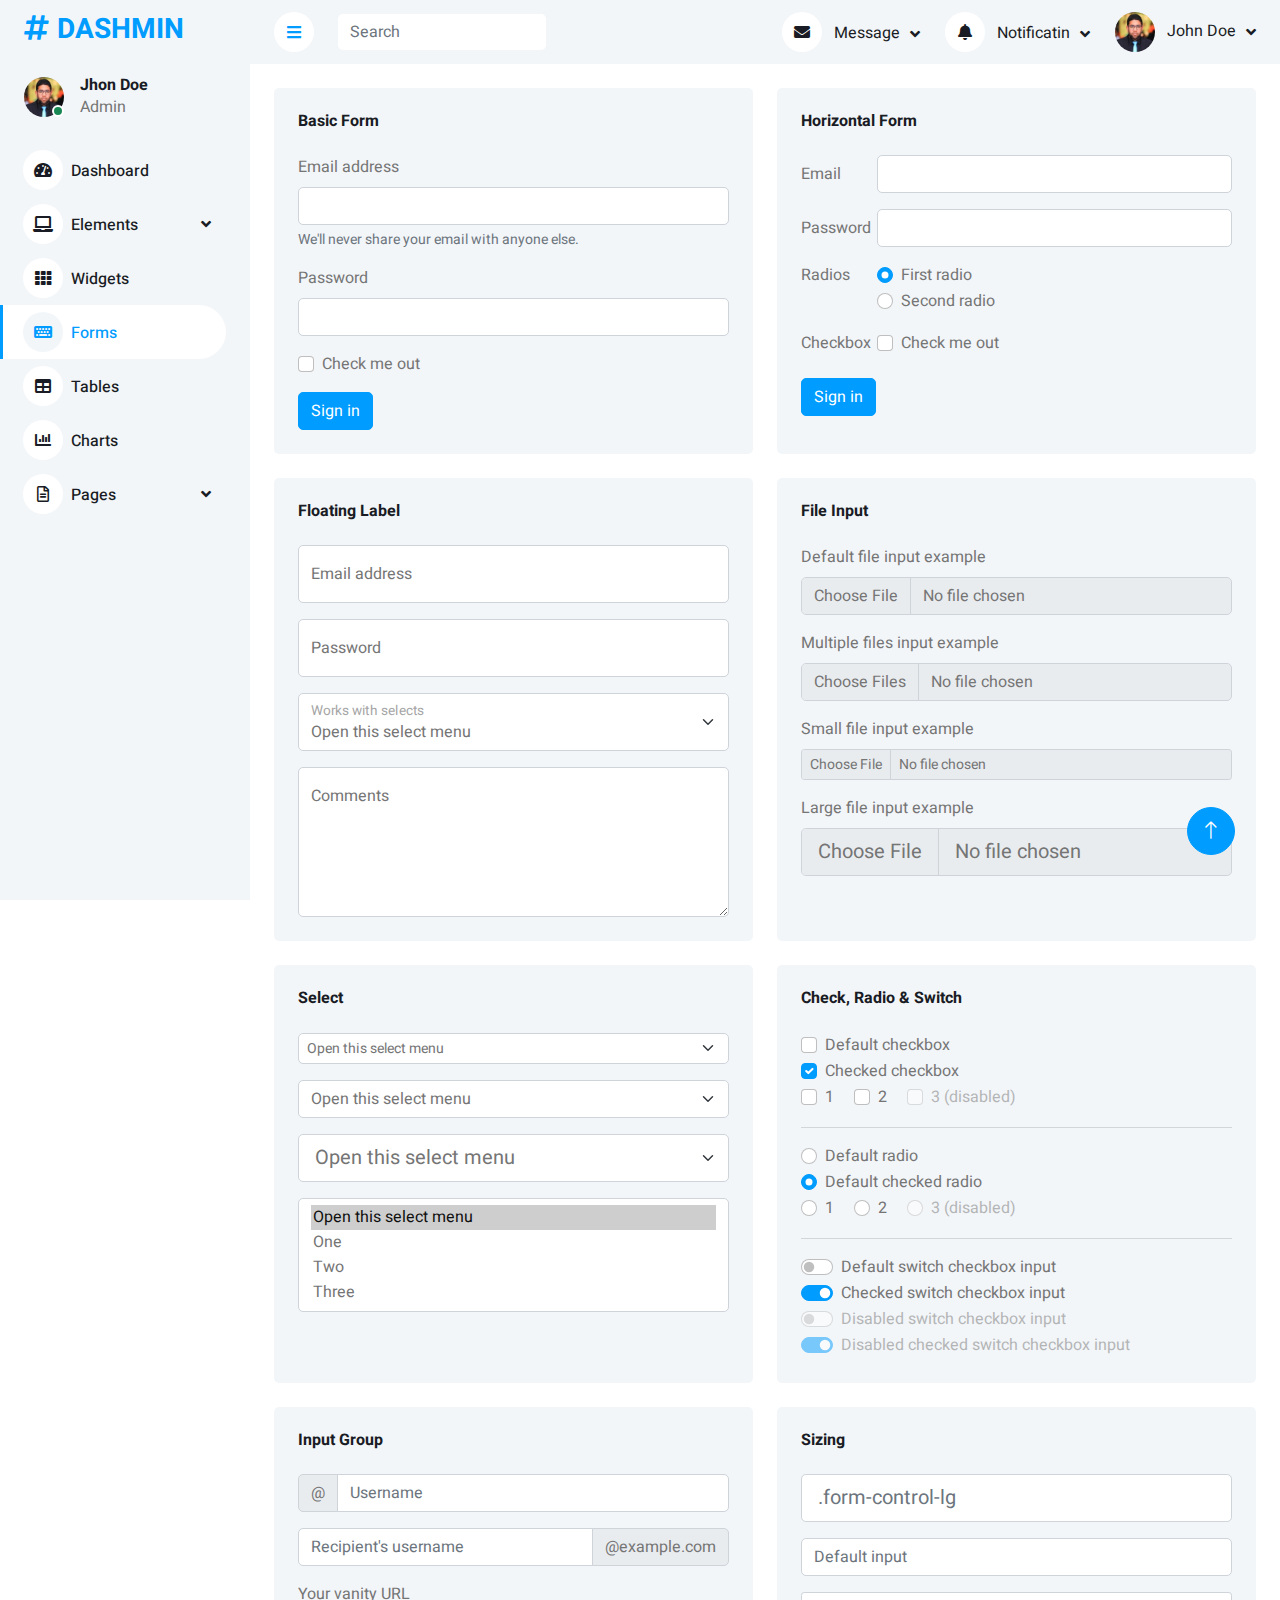
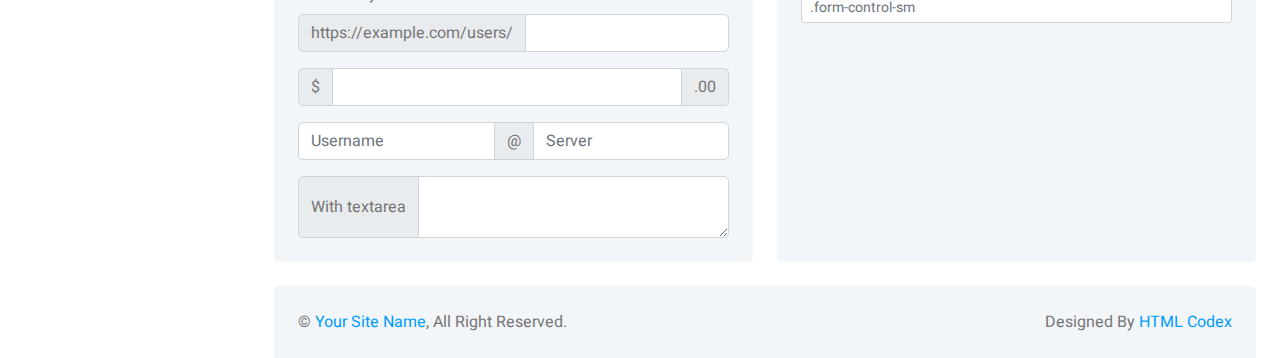
<file: ADMIN/form.html>
<!DOCTYPE html>
<html lang="en">

<head>
    <meta charset="utf-8">
    <title>DASHMIN - Bootstrap Admin Template</title>
    <meta content="width=device-width, initial-scale=1.0" name="viewport">
    <meta content="" name="keywords">
    <meta content="" name="description">

    <!-- Favicon -->
    <link href="img/favicon.ico" rel="icon">

    <!-- Google Web Fonts -->
    <link rel="preconnect" href="https://fonts.googleapis.com">
    <link rel="preconnect" href="https://fonts.gstatic.com" crossorigin>
    <link href="https://fonts.googleapis.com/css2?family=Heebo:wght@400;500;600;700&display=swap" rel="stylesheet">
    
    <!-- Icon Font Stylesheet -->
    <link href="https://cdnjs.cloudflare.com/ajax/libs/font-awesome/5.10.0/css/all.min.css" rel="stylesheet">
    <link href="https://cdn.jsdelivr.net/npm/bootstrap-icons@1.4.1/font/bootstrap-icons.css" rel="stylesheet">

    <!-- Libraries Stylesheet -->
    <link href="lib/owlcarousel/assets/owl.carousel.min.css" rel="stylesheet">
    <link href="lib/tempusdominus/css/tempusdominus-bootstrap-4.min.css" rel="stylesheet" />

    <!-- Customized Bootstrap Stylesheet -->
    <link href="css/bootstrap.min.css" rel="stylesheet">

    <!-- Template Stylesheet -->
    <link href="css/style.css" rel="stylesheet">
</head>

<body>
    <div class="container-xxl position-relative bg-white d-flex p-0">
        <!-- Spinner Start -->
        <div id="spinner" class="show bg-white position-fixed translate-middle w-100 vh-100 top-50 start-50 d-flex align-items-center justify-content-center">
            <div class="spinner-border text-primary" style="width: 3rem; height: 3rem;" role="status">
                <span class="sr-only">Loading...</span>
            </div>
        </div>
        <!-- Spinner End -->


        <!-- Sidebar Start -->
        <div class="sidebar pe-4 pb-3">
            <nav class="navbar bg-light navbar-light">
                <a href="index.html" class="navbar-brand mx-4 mb-3">
                    <h3 class="text-primary"><i class="fa fa-hashtag me-2"></i>DASHMIN</h3>
                </a>
                <div class="d-flex align-items-center ms-4 mb-4">
                    <div class="position-relative">
                        <img class="rounded-circle" src="img/user.jpg" alt="" style="width: 40px; height: 40px;">
                        <div class="bg-success rounded-circle border border-2 border-white position-absolute end-0 bottom-0 p-1"></div>
                    </div>
                    <div class="ms-3">
                        <h6 class="mb-0">Jhon Doe</h6>
                        <span>Admin</span>
                    </div>
                </div>
                <div class="navbar-nav w-100">
                    <a href="index.html" class="nav-item nav-link"><i class="fa fa-tachometer-alt me-2"></i>Dashboard</a>
                    <div class="nav-item dropdown">
                        <a href="#" class="nav-link dropdown-toggle" data-bs-toggle="dropdown"><i class="fa fa-laptop me-2"></i>Elements</a>
                        <div class="dropdown-menu bg-transparent border-0">
                            <a href="button.html" class="dropdown-item">Buttons</a>
                            <a href="typography.html" class="dropdown-item">Typography</a>
                            <a href="element.html" class="dropdown-item">Other Elements</a>
                        </div>
                    </div>
                    <a href="widget.html" class="nav-item nav-link"><i class="fa fa-th me-2"></i>Widgets</a>
                    <a href="form.html" class="nav-item nav-link active"><i class="fa fa-keyboard me-2"></i>Forms</a>
                    <a href="table.html" class="nav-item nav-link"><i class="fa fa-table me-2"></i>Tables</a>
                    <a href="chart.html" class="nav-item nav-link"><i class="fa fa-chart-bar me-2"></i>Charts</a>
                    <div class="nav-item dropdown">
                        <a href="#" class="nav-link dropdown-toggle" data-bs-toggle="dropdown"><i class="far fa-file-alt me-2"></i>Pages</a>
                        <div class="dropdown-menu bg-transparent border-0">
                            <a href="signin.html" class="dropdown-item">Sign In</a>
                            <a href="signup.html" class="dropdown-item">Sign Up</a>
                            <a href="404.html" class="dropdown-item">404 Error</a>
                            <a href="blank.html" class="dropdown-item">Blank Page</a>
                        </div>
                    </div>
                </div>
            </nav>
        </div>
        <!-- Sidebar End -->


        <!-- Content Start -->
        <div class="content">
            <!-- Navbar Start -->
            <nav class="navbar navbar-expand bg-light navbar-light sticky-top px-4 py-0">
                <a href="index.html" class="navbar-brand d-flex d-lg-none me-4">
                    <h2 class="text-primary mb-0"><i class="fa fa-hashtag"></i></h2>
                </a>
                <a href="#" class="sidebar-toggler flex-shrink-0">
                    <i class="fa fa-bars"></i>
                </a>
                <form class="d-none d-md-flex ms-4">
                    <input class="form-control border-0" type="search" placeholder="Search">
                </form>
                <div class="navbar-nav align-items-center ms-auto">
                    <div class="nav-item dropdown">
                        <a href="#" class="nav-link dropdown-toggle" data-bs-toggle="dropdown">
                            <i class="fa fa-envelope me-lg-2"></i>
                            <span class="d-none d-lg-inline-flex">Message</span>
                        </a>
                        <div class="dropdown-menu dropdown-menu-end bg-light border-0 rounded-0 rounded-bottom m-0">
                            <a href="#" class="dropdown-item">
                                <div class="d-flex align-items-center">
                                    <img class="rounded-circle" src="img/user.jpg" alt="" style="width: 40px; height: 40px;">
                                    <div class="ms-2">
                                        <h6 class="fw-normal mb-0">Jhon send you a message</h6>
                                        <small>15 minutes ago</small>
                                    </div>
                                </div>
                            </a>
                            <hr class="dropdown-divider">
                            <a href="#" class="dropdown-item">
                                <div class="d-flex align-items-center">
                                    <img class="rounded-circle" src="img/user.jpg" alt="" style="width: 40px; height: 40px;">
                                    <div class="ms-2">
                                        <h6 class="fw-normal mb-0">Jhon send you a message</h6>
                                        <small>15 minutes ago</small>
                                    </div>
                                </div>
                            </a>
                            <hr class="dropdown-divider">
                            <a href="#" class="dropdown-item">
                                <div class="d-flex align-items-center">
                                    <img class="rounded-circle" src="img/user.jpg" alt="" style="width: 40px; height: 40px;">
                                    <div class="ms-2">
                                        <h6 class="fw-normal mb-0">Jhon send you a message</h6>
                                        <small>15 minutes ago</small>
                                    </div>
                                </div>
                            </a>
                            <hr class="dropdown-divider">
                            <a href="#" class="dropdown-item text-center">See all message</a>
                        </div>
                    </div>
                    <div class="nav-item dropdown">
                        <a href="#" class="nav-link dropdown-toggle" data-bs-toggle="dropdown">
                            <i class="fa fa-bell me-lg-2"></i>
                            <span class="d-none d-lg-inline-flex">Notificatin</span>
                        </a>
                        <div class="dropdown-menu dropdown-menu-end bg-light border-0 rounded-0 rounded-bottom m-0">
                            <a href="#" class="dropdown-item">
                                <h6 class="fw-normal mb-0">Profile updated</h6>
                                <small>15 minutes ago</small>
                            </a>
                            <hr class="dropdown-divider">
                            <a href="#" class="dropdown-item">
                                <h6 class="fw-normal mb-0">New user added</h6>
                                <small>15 minutes ago</small>
                            </a>
                            <hr class="dropdown-divider">
                            <a href="#" class="dropdown-item">
                                <h6 class="fw-normal mb-0">Password changed</h6>
                                <small>15 minutes ago</small>
                            </a>
                            <hr class="dropdown-divider">
                            <a href="#" class="dropdown-item text-center">See all notifications</a>
                        </div>
                    </div>
                    <div class="nav-item dropdown">
                        <a href="#" class="nav-link dropdown-toggle" data-bs-toggle="dropdown">
                            <img class="rounded-circle me-lg-2" src="img/user.jpg" alt="" style="width: 40px; height: 40px;">
                            <span class="d-none d-lg-inline-flex">John Doe</span>
                        </a>
                        <div class="dropdown-menu dropdown-menu-end bg-light border-0 rounded-0 rounded-bottom m-0">
                            <a href="#" class="dropdown-item">My Profile</a>
                            <a href="#" class="dropdown-item">Settings</a>
                            <a href="#" class="dropdown-item">Log Out</a>
                        </div>
                    </div>
                </div>
            </nav>
            <!-- Navbar End -->


            <!-- Form Start -->
            <div class="container-fluid pt-4 px-4">
                <div class="row g-4">
                    <div class="col-sm-12 col-xl-6">
                        <div class="bg-light rounded h-100 p-4">
                            <h6 class="mb-4">Basic Form</h6>
                            <form>
                                <div class="mb-3">
                                    <label for="exampleInputEmail1" class="form-label">Email address</label>
                                    <input type="email" class="form-control" id="exampleInputEmail1"
                                        aria-describedby="emailHelp">
                                    <div id="emailHelp" class="form-text">We'll never share your email with anyone else.
                                    </div>
                                </div>
                                <div class="mb-3">
                                    <label for="exampleInputPassword1" class="form-label">Password</label>
                                    <input type="password" class="form-control" id="exampleInputPassword1">
                                </div>
                                <div class="mb-3 form-check">
                                    <input type="checkbox" class="form-check-input" id="exampleCheck1">
                                    <label class="form-check-label" for="exampleCheck1">Check me out</label>
                                </div>
                                <button type="submit" class="btn btn-primary">Sign in</button>
                            </form>
                        </div>
                    </div>
                    <div class="col-sm-12 col-xl-6">
                        <div class="bg-light rounded h-100 p-4">
                            <h6 class="mb-4">Horizontal Form</h6>
                            <form>
                                <div class="row mb-3">
                                    <label for="inputEmail3" class="col-sm-2 col-form-label">Email</label>
                                    <div class="col-sm-10">
                                        <input type="email" class="form-control" id="inputEmail3">
                                    </div>
                                </div>
                                <div class="row mb-3">
                                    <label for="inputPassword3" class="col-sm-2 col-form-label">Password</label>
                                    <div class="col-sm-10">
                                        <input type="password" class="form-control" id="inputPassword3">
                                    </div>
                                </div>
                                <fieldset class="row mb-3">
                                    <legend class="col-form-label col-sm-2 pt-0">Radios</legend>
                                    <div class="col-sm-10">
                                        <div class="form-check">
                                            <input class="form-check-input" type="radio" name="gridRadios"
                                                id="gridRadios1" value="option1" checked>
                                            <label class="form-check-label" for="gridRadios1">
                                                First radio
                                            </label>
                                        </div>
                                        <div class="form-check">
                                            <input class="form-check-input" type="radio" name="gridRadios"
                                                id="gridRadios2" value="option2">
                                            <label class="form-check-label" for="gridRadios2">
                                                Second radio
                                            </label>
                                        </div>
                                    </div>
                                </fieldset>
                                <div class="row mb-3">
                                    <legend class="col-form-label col-sm-2 pt-0">Checkbox</legend>
                                    <div class="col-sm-10">
                                        <div class="form-check">
                                            <input class="form-check-input" type="checkbox" id="gridCheck1">
                                            <label class="form-check-label" for="gridCheck1">
                                                Check me out
                                            </label>
                                        </div>
                                    </div>
                                </div>
                                <button type="submit" class="btn btn-primary">Sign in</button>
                            </form>
                        </div>
                    </div>
                    <div class="col-sm-12 col-xl-6">
                        <div class="bg-light rounded h-100 p-4">
                            <h6 class="mb-4">Floating Label</h6>
                            <div class="form-floating mb-3">
                                <input type="email" class="form-control" id="floatingInput"
                                    placeholder="name@example.com">
                                <label for="floatingInput">Email address</label>
                            </div>
                            <div class="form-floating mb-3">
                                <input type="password" class="form-control" id="floatingPassword"
                                    placeholder="Password">
                                <label for="floatingPassword">Password</label>
                            </div>
                            <div class="form-floating mb-3">
                                <select class="form-select" id="floatingSelect"
                                    aria-label="Floating label select example">
                                    <option selected>Open this select menu</option>
                                    <option value="1">One</option>
                                    <option value="2">Two</option>
                                    <option value="3">Three</option>
                                </select>
                                <label for="floatingSelect">Works with selects</label>
                            </div>
                            <div class="form-floating">
                                <textarea class="form-control" placeholder="Leave a comment here"
                                    id="floatingTextarea" style="height: 150px;"></textarea>
                                <label for="floatingTextarea">Comments</label>
                            </div>
                        </div>
                    </div>
                    <div class="col-sm-12 col-xl-6">
                        <div class="bg-light rounded h-100 p-4">
                            <h6 class="mb-4">File Input</h6>
                            <div class="mb-3">
                                <label for="formFile" class="form-label">Default file input example</label>
                                <input class="form-control" type="file" id="formFile">
                            </div>
                            <div class="mb-3">
                                <label for="formFileMultiple" class="form-label">Multiple files input example</label>
                                <input class="form-control" type="file" id="formFileMultiple" multiple>
                            </div>
                            <div class="mb-3">
                                <label for="formFileSm" class="form-label">Small file input example</label>
                                <input class="form-control form-control-sm" id="formFileSm" type="file">
                            </div>
                            <div>
                                <label for="formFileLg" class="form-label">Large file input example</label>
                                <input class="form-control form-control-lg" id="formFileLg" type="file">
                            </div>
                        </div>
                    </div>
                    <div class="col-sm-12 col-xl-6">
                        <div class="bg-light rounded h-100 p-4">
                            <h6 class="mb-4">Select</h6>
                            <select class="form-select form-select-sm mb-3" aria-label=".form-select-sm example">
                                <option selected>Open this select menu</option>
                                <option value="1">One</option>
                                <option value="2">Two</option>
                                <option value="3">Three</option>
                            </select>
                            <select class="form-select mb-3" aria-label="Default select example">
                                <option selected>Open this select menu</option>
                                <option value="1">One</option>
                                <option value="2">Two</option>
                                <option value="3">Three</option>
                            </select>
                            <select class="form-select form-select-lg mb-3" aria-label=".form-select-lg example">
                                <option selected>Open this select menu</option>
                                <option value="1">One</option>
                                <option value="2">Two</option>
                                <option value="3">Three</option>
                            </select>
                            <select class="form-select" multiple aria-label="multiple select example">
                                <option selected>Open this select menu</option>
                                <option value="1">One</option>
                                <option value="2">Two</option>
                                <option value="3">Three</option>
                            </select>
                        </div>
                    </div>
                    <div class="col-sm-12 col-xl-6">
                        <div class="bg-light rounded h-100 p-4">
                            <h6 class="mb-4">Check, Radio & Switch</h6>
                            <div class="form-check">
                                <input class="form-check-input" type="checkbox" value="" id="flexCheckDefault">
                                <label class="form-check-label" for="flexCheckDefault">
                                    Default checkbox
                                </label>
                            </div>
                            <div class="form-check">
                                <input class="form-check-input" type="checkbox" value="" id="flexCheckChecked" checked>
                                <label class="form-check-label" for="flexCheckChecked">
                                    Checked checkbox
                                </label>
                            </div>
                            <div class="form-check form-check-inline">
                                <input class="form-check-input" type="checkbox" id="inlineCheckbox1" value="option1">
                                <label class="form-check-label" for="inlineCheckbox1">1</label>
                            </div>
                            <div class="form-check form-check-inline">
                                <input class="form-check-input" type="checkbox" id="inlineCheckbox2" value="option2">
                                <label class="form-check-label" for="inlineCheckbox2">2</label>
                            </div>
                            <div class="form-check form-check-inline">
                                <input class="form-check-input" type="checkbox" id="inlineCheckbox3" value="option3"
                                    disabled>
                                <label class="form-check-label" for="inlineCheckbox3">3 (disabled)</label>
                            </div>
                            <hr>
                            <div class="form-check">
                                <input class="form-check-input" type="radio" name="flexRadioDefault"
                                    id="flexRadioDefault1">
                                <label class="form-check-label" for="flexRadioDefault1">
                                    Default radio
                                </label>
                            </div>
                            <div class="form-check">
                                <input class="form-check-input" type="radio" name="flexRadioDefault"
                                    id="flexRadioDefault2" checked>
                                <label class="form-check-label" for="flexRadioDefault2">
                                    Default checked radio
                                </label>
                            </div>
                            <div class="form-check form-check-inline">
                                <input class="form-check-input" type="radio" name="inlineRadioOptions" id="inlineRadio1"
                                    value="option1">
                                <label class="form-check-label" for="inlineRadio1">1</label>
                            </div>
                            <div class="form-check form-check-inline">
                                <input class="form-check-input" type="radio" name="inlineRadioOptions" id="inlineRadio2"
                                    value="option2">
                                <label class="form-check-label" for="inlineRadio2">2</label>
                            </div>
                            <div class="form-check form-check-inline">
                                <input class="form-check-input" type="radio" name="inlineRadioOptions" id="inlineRadio3"
                                    value="option3" disabled>
                                <label class="form-check-label" for="inlineRadio3">3 (disabled)</label>
                            </div>
                            <hr>
                            <div class="form-check form-switch">
                                <input class="form-check-input" type="checkbox" role="switch"
                                    id="flexSwitchCheckDefault">
                                <label class="form-check-label" for="flexSwitchCheckDefault">Default switch checkbox
                                    input</label>
                            </div>
                            <div class="form-check form-switch">
                                <input class="form-check-input" type="checkbox" role="switch"
                                    id="flexSwitchCheckChecked" checked>
                                <label class="form-check-label" for="flexSwitchCheckChecked">Checked switch checkbox
                                    input</label>
                            </div>
                            <div class="form-check form-switch">
                                <input class="form-check-input" type="checkbox" role="switch"
                                    id="flexSwitchCheckDisabled" disabled>
                                <label class="form-check-label" for="flexSwitchCheckDisabled">Disabled switch checkbox
                                    input</label>
                            </div>
                            <div class="form-check form-switch">
                                <input class="form-check-input" type="checkbox" role="switch"
                                    id="flexSwitchCheckCheckedDisabled" checked disabled>
                                <label class="form-check-label" for="flexSwitchCheckCheckedDisabled">Disabled checked
                                    switch checkbox input</label>
                            </div>
                        </div>
                    </div>
                    <div class="col-sm-12 col-xl-6">
                        <div class="bg-light rounded h-100 p-4">
                            <h6 class="mb-4">Input Group</h6>
                            <div class="input-group mb-3">
                                <span class="input-group-text" id="basic-addon1">@</span>
                                <input type="text" class="form-control" placeholder="Username" aria-label="Username"
                                    aria-describedby="basic-addon1">
                            </div>
                            <div class="input-group mb-3">
                                <input type="text" class="form-control" placeholder="Recipient's username"
                                    aria-label="Recipient's username" aria-describedby="basic-addon2">
                                <span class="input-group-text" id="basic-addon2">@example.com</span>
                            </div>
                            <label for="basic-url" class="form-label">Your vanity URL</label>
                            <div class="input-group mb-3">
                                <span class="input-group-text" id="basic-addon3">https://example.com/users/</span>
                                <input type="text" class="form-control" id="basic-url" aria-describedby="basic-addon3">
                            </div>
                            <div class="input-group mb-3">
                                <span class="input-group-text">$</span>
                                <input type="text" class="form-control" aria-label="Amount (to the nearest dollar)">
                                <span class="input-group-text">.00</span>
                            </div>
                            <div class="input-group mb-3">
                                <input type="text" class="form-control" placeholder="Username" aria-label="Username">
                                <span class="input-group-text">@</span>
                                <input type="text" class="form-control" placeholder="Server" aria-label="Server">
                            </div>
                            <div class="input-group">
                                <span class="input-group-text">With textarea</span>
                                <textarea class="form-control" aria-label="With textarea"></textarea>
                            </div>
                        </div>
                    </div>
                    <div class="col-sm-12 col-xl-6">
                        <div class="bg-light rounded h-100 p-4">
                            <h6 class="mb-4">Sizing</h6>
                            <input class="form-control form-control-lg mb-3" type="text" placeholder=".form-control-lg"
                                aria-label=".form-control-lg example">
                            <input class="form-control mb-3" type="text" placeholder="Default input"
                                aria-label="default input example">
                            <input class="form-control form-control-sm" type="text" placeholder=".form-control-sm"
                                aria-label=".form-control-sm example">
                        </div>
                    </div>
                </div>
            </div>
            <!-- Form End -->


            <!-- Footer Start -->
            <div class="container-fluid pt-4 px-4">
                <div class="bg-light rounded-top p-4">
                    <div class="row">
                        <div class="col-12 col-sm-6 text-center text-sm-start">
                            &copy; <a href="#">Your Site Name</a>, All Right Reserved. 
                        </div>
                        <div class="col-12 col-sm-6 text-center text-sm-end">
                            <!--/*** This template is free as long as you keep the footer author’s credit link/attribution link/backlink. If you'd like to use the template without the footer author’s credit link/attribution link/backlink, you can purchase the Credit Removal License from "https://htmlcodex.com/credit-removal". Thank you for your support. ***/-->
                            Designed By <a href="https://htmlcodex.com">HTML Codex</a>
                        </div>
                    </div>
                </div>
            </div>
            <!-- Footer End -->
        </div>
        <!-- Content End -->


        <!-- Back to Top -->
        <a href="#" class="btn btn-lg btn-primary btn-lg-square back-to-top"><i class="bi bi-arrow-up"></i></a>
    </div>

    <!-- JavaScript Libraries -->
    <script src="https://code.jquery.com/jquery-3.4.1.min.js"></script>
    <script src="https://cdn.jsdelivr.net/npm/bootstrap@5.0.0/dist/js/bootstrap.bundle.min.js"></script>
    <script src="lib/chart/chart.min.js"></script>
    <script src="lib/easing/easing.min.js"></script>
    <script src="lib/waypoints/waypoints.min.js"></script>
    <script src="lib/owlcarousel/owl.carousel.min.js"></script>
    <script src="lib/tempusdominus/js/moment.min.js"></script>
    <script src="lib/tempusdominus/js/moment-timezone.min.js"></script>
    <script src="lib/tempusdominus/js/tempusdominus-bootstrap-4.min.js"></script>

    <!-- Template Javascript -->
    <script src="js/main.js"></script>
</body>

</html>
</file>
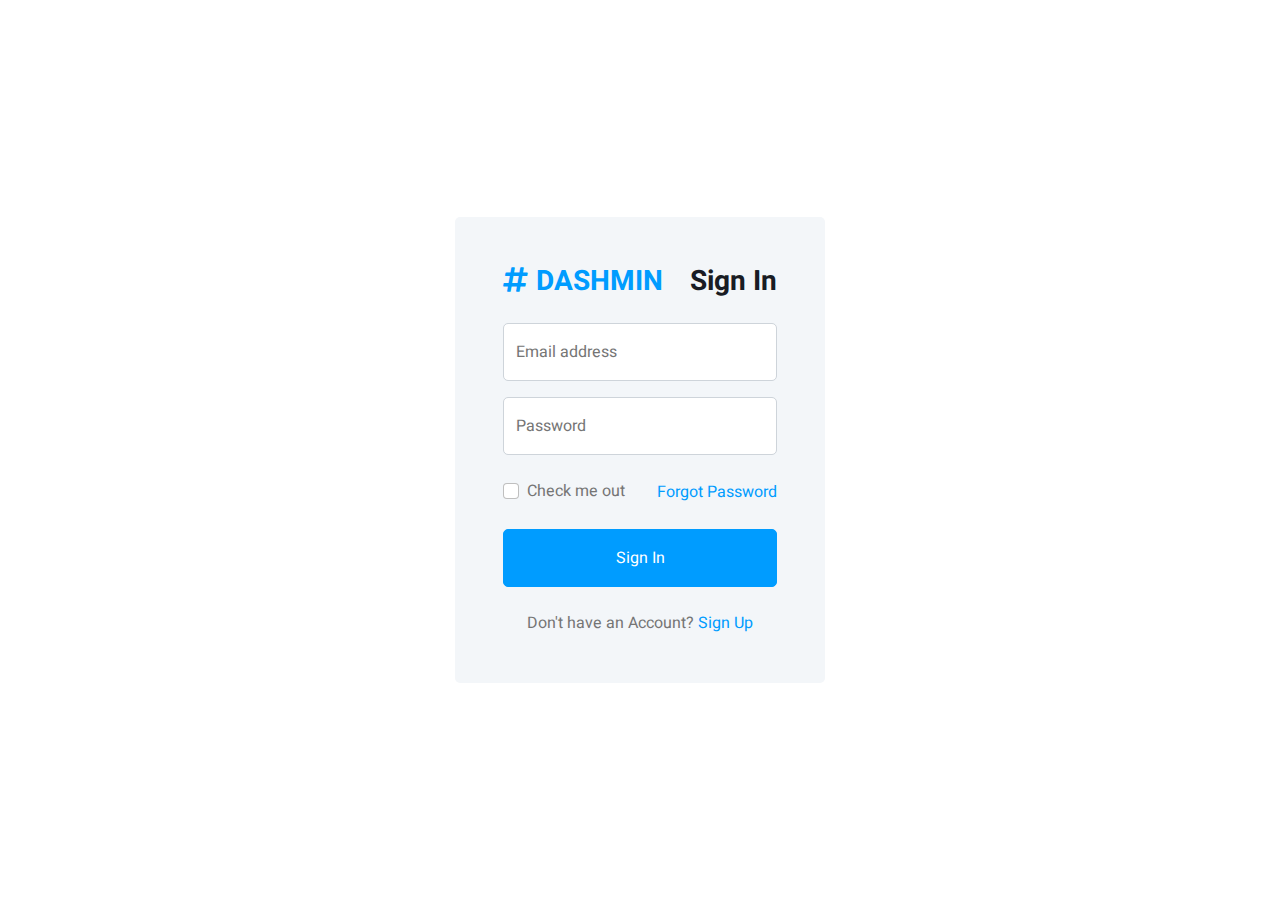
<file: ADMIN/signin.html>
<!DOCTYPE html>
<html lang="en">

<head>
    <meta charset="utf-8">
    <title>DASHMIN - Bootstrap Admin Template</title>
    <meta content="width=device-width, initial-scale=1.0" name="viewport">
    <meta content="" name="keywords">
    <meta content="" name="description">

    <!-- Favicon -->
    <link href="img/favicon.ico" rel="icon">

    <!-- Google Web Fonts -->
    <link rel="preconnect" href="https://fonts.googleapis.com">
    <link rel="preconnect" href="https://fonts.gstatic.com" crossorigin>
    <link href="https://fonts.googleapis.com/css2?family=Heebo:wght@400;500;600;700&display=swap" rel="stylesheet">
    
    <!-- Icon Font Stylesheet -->
    <link href="https://cdnjs.cloudflare.com/ajax/libs/font-awesome/5.10.0/css/all.min.css" rel="stylesheet">
    <link href="https://cdn.jsdelivr.net/npm/bootstrap-icons@1.4.1/font/bootstrap-icons.css" rel="stylesheet">

    <!-- Libraries Stylesheet -->
    <link href="lib/owlcarousel/assets/owl.carousel.min.css" rel="stylesheet">
    <link href="lib/tempusdominus/css/tempusdominus-bootstrap-4.min.css" rel="stylesheet" />

    <!-- Customized Bootstrap Stylesheet -->
    <link href="css/bootstrap.min.css" rel="stylesheet">

    <!-- Template Stylesheet -->
    <link href="css/style.css" rel="stylesheet">
</head>

<body>
    <div class="container-xxl position-relative bg-white d-flex p-0">
        <!-- Spinner Start -->
        <div id="spinner" class="show bg-white position-fixed translate-middle w-100 vh-100 top-50 start-50 d-flex align-items-center justify-content-center">
            <div class="spinner-border text-primary" style="width: 3rem; height: 3rem;" role="status">
                <span class="sr-only">Loading...</span>
            </div>
        </div>
        <!-- Spinner End -->


        <!-- Sign In Start -->
        <div class="container-fluid">
            <div class="row h-100 align-items-center justify-content-center" style="min-height: 100vh;">
                <div class="col-12 col-sm-8 col-md-6 col-lg-5 col-xl-4">
                    <div class="bg-light rounded p-4 p-sm-5 my-4 mx-3">
                        <div class="d-flex align-items-center justify-content-between mb-3">
                            <a href="index.html" class="">
                                <h3 class="text-primary"><i class="fa fa-hashtag me-2"></i>DASHMIN</h3>
                            </a>
                            <h3>Sign In</h3>
                        </div>
                        <div class="form-floating mb-3">
                            <input type="email" class="form-control" id="floatingInput" placeholder="name@example.com">
                            <label for="floatingInput">Email address</label>
                        </div>
                        <div class="form-floating mb-4">
                            <input type="password" class="form-control" id="floatingPassword" placeholder="Password">
                            <label for="floatingPassword">Password</label>
                        </div>
                        <div class="d-flex align-items-center justify-content-between mb-4">
                            <div class="form-check">
                                <input type="checkbox" class="form-check-input" id="exampleCheck1">
                                <label class="form-check-label" for="exampleCheck1">Check me out</label>
                            </div>
                            <a href="">Forgot Password</a>
                        </div>
                        <button type="submit" class="btn btn-primary py-3 w-100 mb-4">Sign In</button>
                        <p class="text-center mb-0">Don't have an Account? <a href="">Sign Up</a></p>
                    </div>
                </div>
            </div>
        </div>
        <!-- Sign In End -->
    </div>

    <!-- JavaScript Libraries -->
    <script src="https://code.jquery.com/jquery-3.4.1.min.js"></script>
    <script src="https://cdn.jsdelivr.net/npm/bootstrap@5.0.0/dist/js/bootstrap.bundle.min.js"></script>
    <script src="lib/chart/chart.min.js"></script>
    <script src="lib/easing/easing.min.js"></script>
    <script src="lib/waypoints/waypoints.min.js"></script>
    <script src="lib/owlcarousel/owl.carousel.min.js"></script>
    <script src="lib/tempusdominus/js/moment.min.js"></script>
    <script src="lib/tempusdominus/js/moment-timezone.min.js"></script>
    <script src="lib/tempusdominus/js/tempusdominus-bootstrap-4.min.js"></script>

    <!-- Template Javascript -->
    <script src="js/main.js"></script>
</body>

</html>
</file>
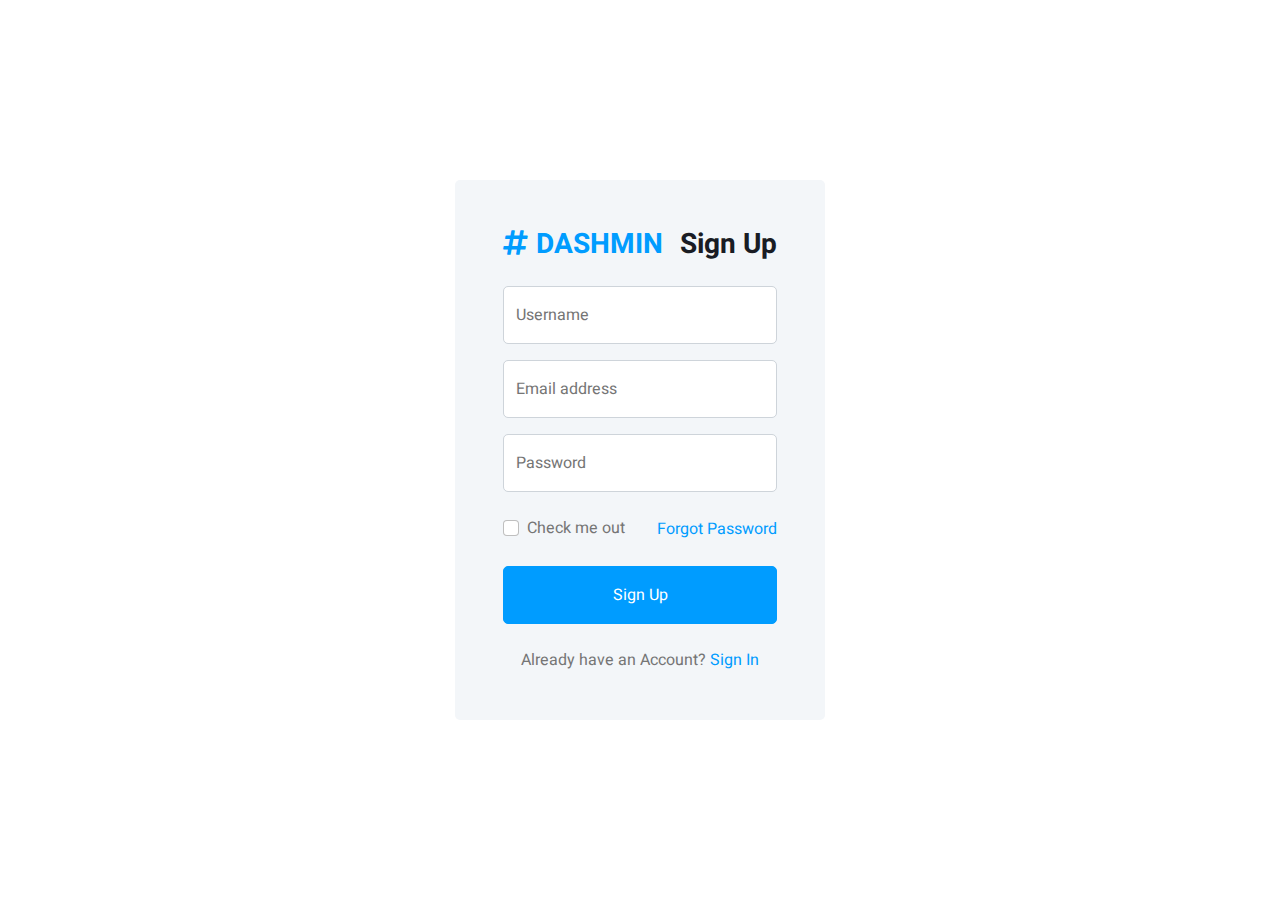
<file: ADMIN/signup.html>
<!DOCTYPE html>
<html lang="en">

<head>
    <meta charset="utf-8">
    <title>DASHMIN - Bootstrap Admin Template</title>
    <meta content="width=device-width, initial-scale=1.0" name="viewport">
    <meta content="" name="keywords">
    <meta content="" name="description">

    <!-- Favicon -->
    <link href="img/favicon.ico" rel="icon">

    <!-- Google Web Fonts -->
    <link rel="preconnect" href="https://fonts.googleapis.com">
    <link rel="preconnect" href="https://fonts.gstatic.com" crossorigin>
    <link href="https://fonts.googleapis.com/css2?family=Heebo:wght@400;500;600;700&display=swap" rel="stylesheet">
    
    <!-- Icon Font Stylesheet -->
    <link href="https://cdnjs.cloudflare.com/ajax/libs/font-awesome/5.10.0/css/all.min.css" rel="stylesheet">
    <link href="https://cdn.jsdelivr.net/npm/bootstrap-icons@1.4.1/font/bootstrap-icons.css" rel="stylesheet">

    <!-- Libraries Stylesheet -->
    <link href="lib/owlcarousel/assets/owl.carousel.min.css" rel="stylesheet">
    <link href="lib/tempusdominus/css/tempusdominus-bootstrap-4.min.css" rel="stylesheet" />

    <!-- Customized Bootstrap Stylesheet -->
    <link href="css/bootstrap.min.css" rel="stylesheet">

    <!-- Template Stylesheet -->
    <link href="css/style.css" rel="stylesheet">
</head>

<body>
    <div class="container-xxl position-relative bg-white d-flex p-0">
        <!-- Spinner Start -->
        <div id="spinner" class="show bg-white position-fixed translate-middle w-100 vh-100 top-50 start-50 d-flex align-items-center justify-content-center">
            <div class="spinner-border text-primary" style="width: 3rem; height: 3rem;" role="status">
                <span class="sr-only">Loading...</span>
            </div>
        </div>
        <!-- Spinner End -->


        <!-- Sign Up Start -->
        <div class="container-fluid">
            <div class="row h-100 align-items-center justify-content-center" style="min-height: 100vh;">
                <div class="col-12 col-sm-8 col-md-6 col-lg-5 col-xl-4">
                    <div class="bg-light rounded p-4 p-sm-5 my-4 mx-3">
                        <div class="d-flex align-items-center justify-content-between mb-3">
                            <a href="index.html" class="">
                                <h3 class="text-primary"><i class="fa fa-hashtag me-2"></i>DASHMIN</h3>
                            </a>
                            <h3>Sign Up</h3>
                        </div>
                        <div class="form-floating mb-3">
                            <input type="text" class="form-control" id="floatingText" placeholder="jhondoe">
                            <label for="floatingText">Username</label>
                        </div>
                        <div class="form-floating mb-3">
                            <input type="email" class="form-control" id="floatingInput" placeholder="name@example.com">
                            <label for="floatingInput">Email address</label>
                        </div>
                        <div class="form-floating mb-4">
                            <input type="password" class="form-control" id="floatingPassword" placeholder="Password">
                            <label for="floatingPassword">Password</label>
                        </div>
                        <div class="d-flex align-items-center justify-content-between mb-4">
                            <div class="form-check">
                                <input type="checkbox" class="form-check-input" id="exampleCheck1">
                                <label class="form-check-label" for="exampleCheck1">Check me out</label>
                            </div>
                            <a href="">Forgot Password</a>
                        </div>
                        <button type="submit" class="btn btn-primary py-3 w-100 mb-4">Sign Up</button>
                        <p class="text-center mb-0">Already have an Account? <a href="">Sign In</a></p>
                    </div>
                </div>
            </div>
        </div>
        <!-- Sign Up End -->
    </div>

    <!-- JavaScript Libraries -->
    <script src="https://code.jquery.com/jquery-3.4.1.min.js"></script>
    <script src="https://cdn.jsdelivr.net/npm/bootstrap@5.0.0/dist/js/bootstrap.bundle.min.js"></script>
    <script src="lib/chart/chart.min.js"></script>
    <script src="lib/easing/easing.min.js"></script>
    <script src="lib/waypoints/waypoints.min.js"></script>
    <script src="lib/owlcarousel/owl.carousel.min.js"></script>
    <script src="lib/tempusdominus/js/moment.min.js"></script>
    <script src="lib/tempusdominus/js/moment-timezone.min.js"></script>
    <script src="lib/tempusdominus/js/tempusdominus-bootstrap-4.min.js"></script>

    <!-- Template Javascript -->
    <script src="js/main.js"></script>
</body>

</html>
</file>
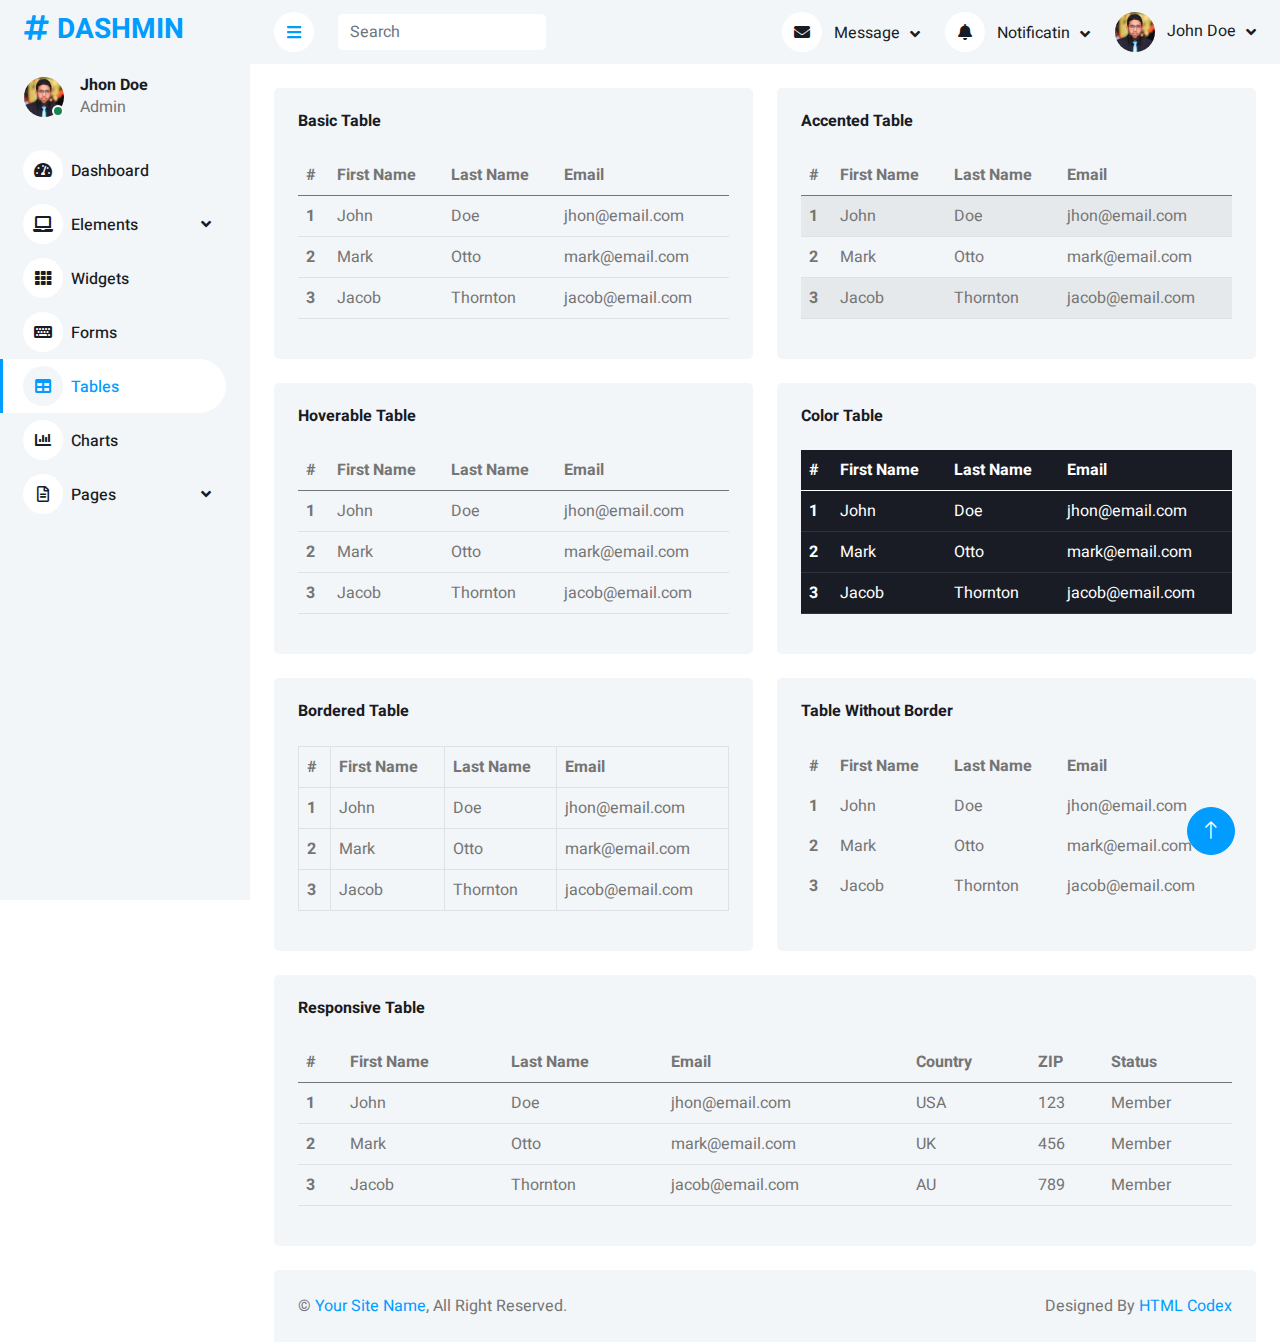
<file: ADMIN/table.html>
<!DOCTYPE html>
<html lang="en">

<head>
    <meta charset="utf-8">
    <title>DASHMIN - Bootstrap Admin Template</title>
    <meta content="width=device-width, initial-scale=1.0" name="viewport">
    <meta content="" name="keywords">
    <meta content="" name="description">

    <!-- Favicon -->
    <link href="img/favicon.ico" rel="icon">

    <!-- Google Web Fonts -->
    <link rel="preconnect" href="https://fonts.googleapis.com">
    <link rel="preconnect" href="https://fonts.gstatic.com" crossorigin>
    <link href="https://fonts.googleapis.com/css2?family=Heebo:wght@400;500;600;700&display=swap" rel="stylesheet">
    
    <!-- Icon Font Stylesheet -->
    <link href="https://cdnjs.cloudflare.com/ajax/libs/font-awesome/5.10.0/css/all.min.css" rel="stylesheet">
    <link href="https://cdn.jsdelivr.net/npm/bootstrap-icons@1.4.1/font/bootstrap-icons.css" rel="stylesheet">

    <!-- Libraries Stylesheet -->
    <link href="lib/owlcarousel/assets/owl.carousel.min.css" rel="stylesheet">
    <link href="lib/tempusdominus/css/tempusdominus-bootstrap-4.min.css" rel="stylesheet" />

    <!-- Customized Bootstrap Stylesheet -->
    <link href="css/bootstrap.min.css" rel="stylesheet">

    <!-- Template Stylesheet -->
    <link href="css/style.css" rel="stylesheet">
</head>

<body>
    <div class="container-xxl position-relative bg-white d-flex p-0">
        <!-- Spinner Start -->
        <div id="spinner" class="show bg-white position-fixed translate-middle w-100 vh-100 top-50 start-50 d-flex align-items-center justify-content-center">
            <div class="spinner-border text-primary" style="width: 3rem; height: 3rem;" role="status">
                <span class="sr-only">Loading...</span>
            </div>
        </div>
        <!-- Spinner End -->


        <!-- Sidebar Start -->
        <div class="sidebar pe-4 pb-3">
            <nav class="navbar bg-light navbar-light">
                <a href="index.html" class="navbar-brand mx-4 mb-3">
                    <h3 class="text-primary"><i class="fa fa-hashtag me-2"></i>DASHMIN</h3>
                </a>
                <div class="d-flex align-items-center ms-4 mb-4">
                    <div class="position-relative">
                        <img class="rounded-circle" src="img/user.jpg" alt="" style="width: 40px; height: 40px;">
                        <div class="bg-success rounded-circle border border-2 border-white position-absolute end-0 bottom-0 p-1"></div>
                    </div>
                    <div class="ms-3">
                        <h6 class="mb-0">Jhon Doe</h6>
                        <span>Admin</span>
                    </div>
                </div>
                <div class="navbar-nav w-100">
                    <a href="index.html" class="nav-item nav-link"><i class="fa fa-tachometer-alt me-2"></i>Dashboard</a>
                    <div class="nav-item dropdown">
                        <a href="#" class="nav-link dropdown-toggle" data-bs-toggle="dropdown"><i class="fa fa-laptop me-2"></i>Elements</a>
                        <div class="dropdown-menu bg-transparent border-0">
                            <a href="button.html" class="dropdown-item">Buttons</a>
                            <a href="typography.html" class="dropdown-item">Typography</a>
                            <a href="element.html" class="dropdown-item">Other Elements</a>
                        </div>
                    </div>
                    <a href="widget.html" class="nav-item nav-link"><i class="fa fa-th me-2"></i>Widgets</a>
                    <a href="form.html" class="nav-item nav-link"><i class="fa fa-keyboard me-2"></i>Forms</a>
                    <a href="table.html" class="nav-item nav-link active"><i class="fa fa-table me-2"></i>Tables</a>
                    <a href="chart.html" class="nav-item nav-link"><i class="fa fa-chart-bar me-2"></i>Charts</a>
                    <div class="nav-item dropdown">
                        <a href="#" class="nav-link dropdown-toggle" data-bs-toggle="dropdown"><i class="far fa-file-alt me-2"></i>Pages</a>
                        <div class="dropdown-menu bg-transparent border-0">
                            <a href="signin.html" class="dropdown-item">Sign In</a>
                            <a href="signup.html" class="dropdown-item">Sign Up</a>
                            <a href="404.html" class="dropdown-item">404 Error</a>
                            <a href="blank.html" class="dropdown-item">Blank Page</a>
                        </div>
                    </div>
                </div>
            </nav>
        </div>
        <!-- Sidebar End -->


        <!-- Content Start -->
        <div class="content">
            <!-- Navbar Start -->
            <nav class="navbar navbar-expand bg-light navbar-light sticky-top px-4 py-0">
                <a href="index.html" class="navbar-brand d-flex d-lg-none me-4">
                    <h2 class="text-primary mb-0"><i class="fa fa-hashtag"></i></h2>
                </a>
                <a href="#" class="sidebar-toggler flex-shrink-0">
                    <i class="fa fa-bars"></i>
                </a>
                <form class="d-none d-md-flex ms-4">
                    <input class="form-control border-0" type="search" placeholder="Search">
                </form>
                <div class="navbar-nav align-items-center ms-auto">
                    <div class="nav-item dropdown">
                        <a href="#" class="nav-link dropdown-toggle" data-bs-toggle="dropdown">
                            <i class="fa fa-envelope me-lg-2"></i>
                            <span class="d-none d-lg-inline-flex">Message</span>
                        </a>
                        <div class="dropdown-menu dropdown-menu-end bg-light border-0 rounded-0 rounded-bottom m-0">
                            <a href="#" class="dropdown-item">
                                <div class="d-flex align-items-center">
                                    <img class="rounded-circle" src="img/user.jpg" alt="" style="width: 40px; height: 40px;">
                                    <div class="ms-2">
                                        <h6 class="fw-normal mb-0">Jhon send you a message</h6>
                                        <small>15 minutes ago</small>
                                    </div>
                                </div>
                            </a>
                            <hr class="dropdown-divider">
                            <a href="#" class="dropdown-item">
                                <div class="d-flex align-items-center">
                                    <img class="rounded-circle" src="img/user.jpg" alt="" style="width: 40px; height: 40px;">
                                    <div class="ms-2">
                                        <h6 class="fw-normal mb-0">Jhon send you a message</h6>
                                        <small>15 minutes ago</small>
                                    </div>
                                </div>
                            </a>
                            <hr class="dropdown-divider">
                            <a href="#" class="dropdown-item">
                                <div class="d-flex align-items-center">
                                    <img class="rounded-circle" src="img/user.jpg" alt="" style="width: 40px; height: 40px;">
                                    <div class="ms-2">
                                        <h6 class="fw-normal mb-0">Jhon send you a message</h6>
                                        <small>15 minutes ago</small>
                                    </div>
                                </div>
                            </a>
                            <hr class="dropdown-divider">
                            <a href="#" class="dropdown-item text-center">See all message</a>
                        </div>
                    </div>
                    <div class="nav-item dropdown">
                        <a href="#" class="nav-link dropdown-toggle" data-bs-toggle="dropdown">
                            <i class="fa fa-bell me-lg-2"></i>
                            <span class="d-none d-lg-inline-flex">Notificatin</span>
                        </a>
                        <div class="dropdown-menu dropdown-menu-end bg-light border-0 rounded-0 rounded-bottom m-0">
                            <a href="#" class="dropdown-item">
                                <h6 class="fw-normal mb-0">Profile updated</h6>
                                <small>15 minutes ago</small>
                            </a>
                            <hr class="dropdown-divider">
                            <a href="#" class="dropdown-item">
                                <h6 class="fw-normal mb-0">New user added</h6>
                                <small>15 minutes ago</small>
                            </a>
                            <hr class="dropdown-divider">
                            <a href="#" class="dropdown-item">
                                <h6 class="fw-normal mb-0">Password changed</h6>
                                <small>15 minutes ago</small>
                            </a>
                            <hr class="dropdown-divider">
                            <a href="#" class="dropdown-item text-center">See all notifications</a>
                        </div>
                    </div>
                    <div class="nav-item dropdown">
                        <a href="#" class="nav-link dropdown-toggle" data-bs-toggle="dropdown">
                            <img class="rounded-circle me-lg-2" src="img/user.jpg" alt="" style="width: 40px; height: 40px;">
                            <span class="d-none d-lg-inline-flex">John Doe</span>
                        </a>
                        <div class="dropdown-menu dropdown-menu-end bg-light border-0 rounded-0 rounded-bottom m-0">
                            <a href="#" class="dropdown-item">My Profile</a>
                            <a href="#" class="dropdown-item">Settings</a>
                            <a href="#" class="dropdown-item">Log Out</a>
                        </div>
                    </div>
                </div>
            </nav>
            <!-- Navbar End -->


            <!-- Table Start -->
            <div class="container-fluid pt-4 px-4">
                <div class="row g-4">
                    <div class="col-sm-12 col-xl-6">
                        <div class="bg-light rounded h-100 p-4">
                            <h6 class="mb-4">Basic Table</h6>
                            <table class="table">
                                <thead>
                                    <tr>
                                        <th scope="col">#</th>
                                        <th scope="col">First Name</th>
                                        <th scope="col">Last Name</th>
                                        <th scope="col">Email</th>
                                    </tr>
                                </thead>
                                <tbody>
                                    <tr>
                                        <th scope="row">1</th>
                                        <td>John</td>
                                        <td>Doe</td>
                                        <td>jhon@email.com</td>
                                    </tr>
                                    <tr>
                                        <th scope="row">2</th>
                                        <td>Mark</td>
                                        <td>Otto</td>
                                        <td>mark@email.com</td>
                                    </tr>
                                    <tr>
                                        <th scope="row">3</th>
                                        <td>Jacob</td>
                                        <td>Thornton</td>
                                        <td>jacob@email.com</td>
                                    </tr>
                                </tbody>
                            </table>
                        </div>
                    </div>
                    <div class="col-sm-12 col-xl-6">
                        <div class="bg-light rounded h-100 p-4">
                            <h6 class="mb-4">Accented Table</h6>
                            <table class="table table-striped">
                                <thead>
                                    <tr>
                                        <th scope="col">#</th>
                                        <th scope="col">First Name</th>
                                        <th scope="col">Last Name</th>
                                        <th scope="col">Email</th>
                                    </tr>
                                </thead>
                                <tbody>
                                    <tr>
                                        <th scope="row">1</th>
                                        <td>John</td>
                                        <td>Doe</td>
                                        <td>jhon@email.com</td>
                                    </tr>
                                    <tr>
                                        <th scope="row">2</th>
                                        <td>Mark</td>
                                        <td>Otto</td>
                                        <td>mark@email.com</td>
                                    </tr>
                                    <tr>
                                        <th scope="row">3</th>
                                        <td>Jacob</td>
                                        <td>Thornton</td>
                                        <td>jacob@email.com</td>
                                    </tr>
                                </tbody>
                            </table>
                        </div>
                    </div>
                    <div class="col-sm-12 col-xl-6">
                        <div class="bg-light rounded h-100 p-4">
                            <h6 class="mb-4">Hoverable Table</h6>
                            <table class="table table-hover">
                                <thead>
                                    <tr>
                                        <th scope="col">#</th>
                                        <th scope="col">First Name</th>
                                        <th scope="col">Last Name</th>
                                        <th scope="col">Email</th>
                                    </tr>
                                </thead>
                                <tbody>
                                    <tr>
                                        <th scope="row">1</th>
                                        <td>John</td>
                                        <td>Doe</td>
                                        <td>jhon@email.com</td>
                                    </tr>
                                    <tr>
                                        <th scope="row">2</th>
                                        <td>Mark</td>
                                        <td>Otto</td>
                                        <td>mark@email.com</td>
                                    </tr>
                                    <tr>
                                        <th scope="row">3</th>
                                        <td>Jacob</td>
                                        <td>Thornton</td>
                                        <td>jacob@email.com</td>
                                    </tr>
                                </tbody>
                            </table>
                        </div>
                    </div>
                    <div class="col-sm-12 col-xl-6">
                        <div class="bg-light rounded h-100 p-4">
                            <h6 class="mb-4">Color Table</h6>
                            <table class="table table-dark">
                                <thead>
                                    <tr>
                                        <th scope="col">#</th>
                                        <th scope="col">First Name</th>
                                        <th scope="col">Last Name</th>
                                        <th scope="col">Email</th>
                                    </tr>
                                </thead>
                                <tbody>
                                    <tr>
                                        <th scope="row">1</th>
                                        <td>John</td>
                                        <td>Doe</td>
                                        <td>jhon@email.com</td>
                                    </tr>
                                    <tr>
                                        <th scope="row">2</th>
                                        <td>Mark</td>
                                        <td>Otto</td>
                                        <td>mark@email.com</td>
                                    </tr>
                                    <tr>
                                        <th scope="row">3</th>
                                        <td>Jacob</td>
                                        <td>Thornton</td>
                                        <td>jacob@email.com</td>
                                    </tr>
                                </tbody>
                            </table>
                        </div>
                    </div>
                    <div class="col-sm-12 col-xl-6">
                        <div class="bg-light rounded h-100 p-4">
                            <h6 class="mb-4">Bordered Table</h6>
                            <table class="table table-bordered">
                                <thead>
                                    <tr>
                                        <th scope="col">#</th>
                                        <th scope="col">First Name</th>
                                        <th scope="col">Last Name</th>
                                        <th scope="col">Email</th>
                                    </tr>
                                </thead>
                                <tbody>
                                    <tr>
                                        <th scope="row">1</th>
                                        <td>John</td>
                                        <td>Doe</td>
                                        <td>jhon@email.com</td>
                                    </tr>
                                    <tr>
                                        <th scope="row">2</th>
                                        <td>Mark</td>
                                        <td>Otto</td>
                                        <td>mark@email.com</td>
                                    </tr>
                                    <tr>
                                        <th scope="row">3</th>
                                        <td>Jacob</td>
                                        <td>Thornton</td>
                                        <td>jacob@email.com</td>
                                    </tr>
                                </tbody>
                            </table>
                        </div>
                    </div>
                    <div class="col-sm-12 col-xl-6">
                        <div class="bg-light rounded h-100 p-4">
                            <h6 class="mb-4">Table Without Border</h6>
                            <table class="table table-borderless">
                                <thead>
                                    <tr>
                                        <th scope="col">#</th>
                                        <th scope="col">First Name</th>
                                        <th scope="col">Last Name</th>
                                        <th scope="col">Email</th>
                                    </tr>
                                </thead>
                                <tbody>
                                    <tr>
                                        <th scope="row">1</th>
                                        <td>John</td>
                                        <td>Doe</td>
                                        <td>jhon@email.com</td>
                                    </tr>
                                    <tr>
                                        <th scope="row">2</th>
                                        <td>Mark</td>
                                        <td>Otto</td>
                                        <td>mark@email.com</td>
                                    </tr>
                                    <tr>
                                        <th scope="row">3</th>
                                        <td>Jacob</td>
                                        <td>Thornton</td>
                                        <td>jacob@email.com</td>
                                    </tr>
                                </tbody>
                            </table>
                        </div>
                    </div>
                    <div class="col-12">
                        <div class="bg-light rounded h-100 p-4">
                            <h6 class="mb-4">Responsive Table</h6>
                            <div class="table-responsive">
                                <table class="table">
                                    <thead>
                                        <tr>
                                            <th scope="col">#</th>
                                            <th scope="col">First Name</th>
                                            <th scope="col">Last Name</th>
                                            <th scope="col">Email</th>
                                            <th scope="col">Country</th>
                                            <th scope="col">ZIP</th>
                                            <th scope="col">Status</th>
                                        </tr>
                                    </thead>
                                    <tbody>
                                        <tr>
                                            <th scope="row">1</th>
                                            <td>John</td>
                                            <td>Doe</td>
                                            <td>jhon@email.com</td>
                                            <td>USA</td>
                                            <td>123</td>
                                            <td>Member</td>
                                        </tr>
                                        <tr>
                                            <th scope="row">2</th>
                                            <td>Mark</td>
                                            <td>Otto</td>
                                            <td>mark@email.com</td>
                                            <td>UK</td>
                                            <td>456</td>
                                            <td>Member</td>
                                        </tr>
                                        <tr>
                                            <th scope="row">3</th>
                                            <td>Jacob</td>
                                            <td>Thornton</td>
                                            <td>jacob@email.com</td>
                                            <td>AU</td>
                                            <td>789</td>
                                            <td>Member</td>
                                        </tr>
                                    </tbody>
                                </table>
                            </div>
                        </div>
                    </div>
                </div>
            </div>
            <!-- Table End -->


            <!-- Footer Start -->
            <div class="container-fluid pt-4 px-4">
                <div class="bg-light rounded-top p-4">
                    <div class="row">
                        <div class="col-12 col-sm-6 text-center text-sm-start">
                            &copy; <a href="#">Your Site Name</a>, All Right Reserved. 
                        </div>
                        <div class="col-12 col-sm-6 text-center text-sm-end">
                            <!--/*** This template is free as long as you keep the footer author’s credit link/attribution link/backlink. If you'd like to use the template without the footer author’s credit link/attribution link/backlink, you can purchase the Credit Removal License from "https://htmlcodex.com/credit-removal". Thank you for your support. ***/-->
                            Designed By <a href="https://htmlcodex.com">HTML Codex</a>
                        </div>
                    </div>
                </div>
            </div>
            <!-- Footer End -->
        </div>
        <!-- Content End -->


        <!-- Back to Top -->
        <a href="#" class="btn btn-lg btn-primary btn-lg-square back-to-top"><i class="bi bi-arrow-up"></i></a>
    </div>

    <!-- JavaScript Libraries -->
    <script src="https://code.jquery.com/jquery-3.4.1.min.js"></script>
    <script src="https://cdn.jsdelivr.net/npm/bootstrap@5.0.0/dist/js/bootstrap.bundle.min.js"></script>
    <script src="lib/chart/chart.min.js"></script>
    <script src="lib/easing/easing.min.js"></script>
    <script src="lib/waypoints/waypoints.min.js"></script>
    <script src="lib/owlcarousel/owl.carousel.min.js"></script>
    <script src="lib/tempusdominus/js/moment.min.js"></script>
    <script src="lib/tempusdominus/js/moment-timezone.min.js"></script>
    <script src="lib/tempusdominus/js/tempusdominus-bootstrap-4.min.js"></script>

    <!-- Template Javascript -->
    <script src="js/main.js"></script>
</body>

</html>
</file>
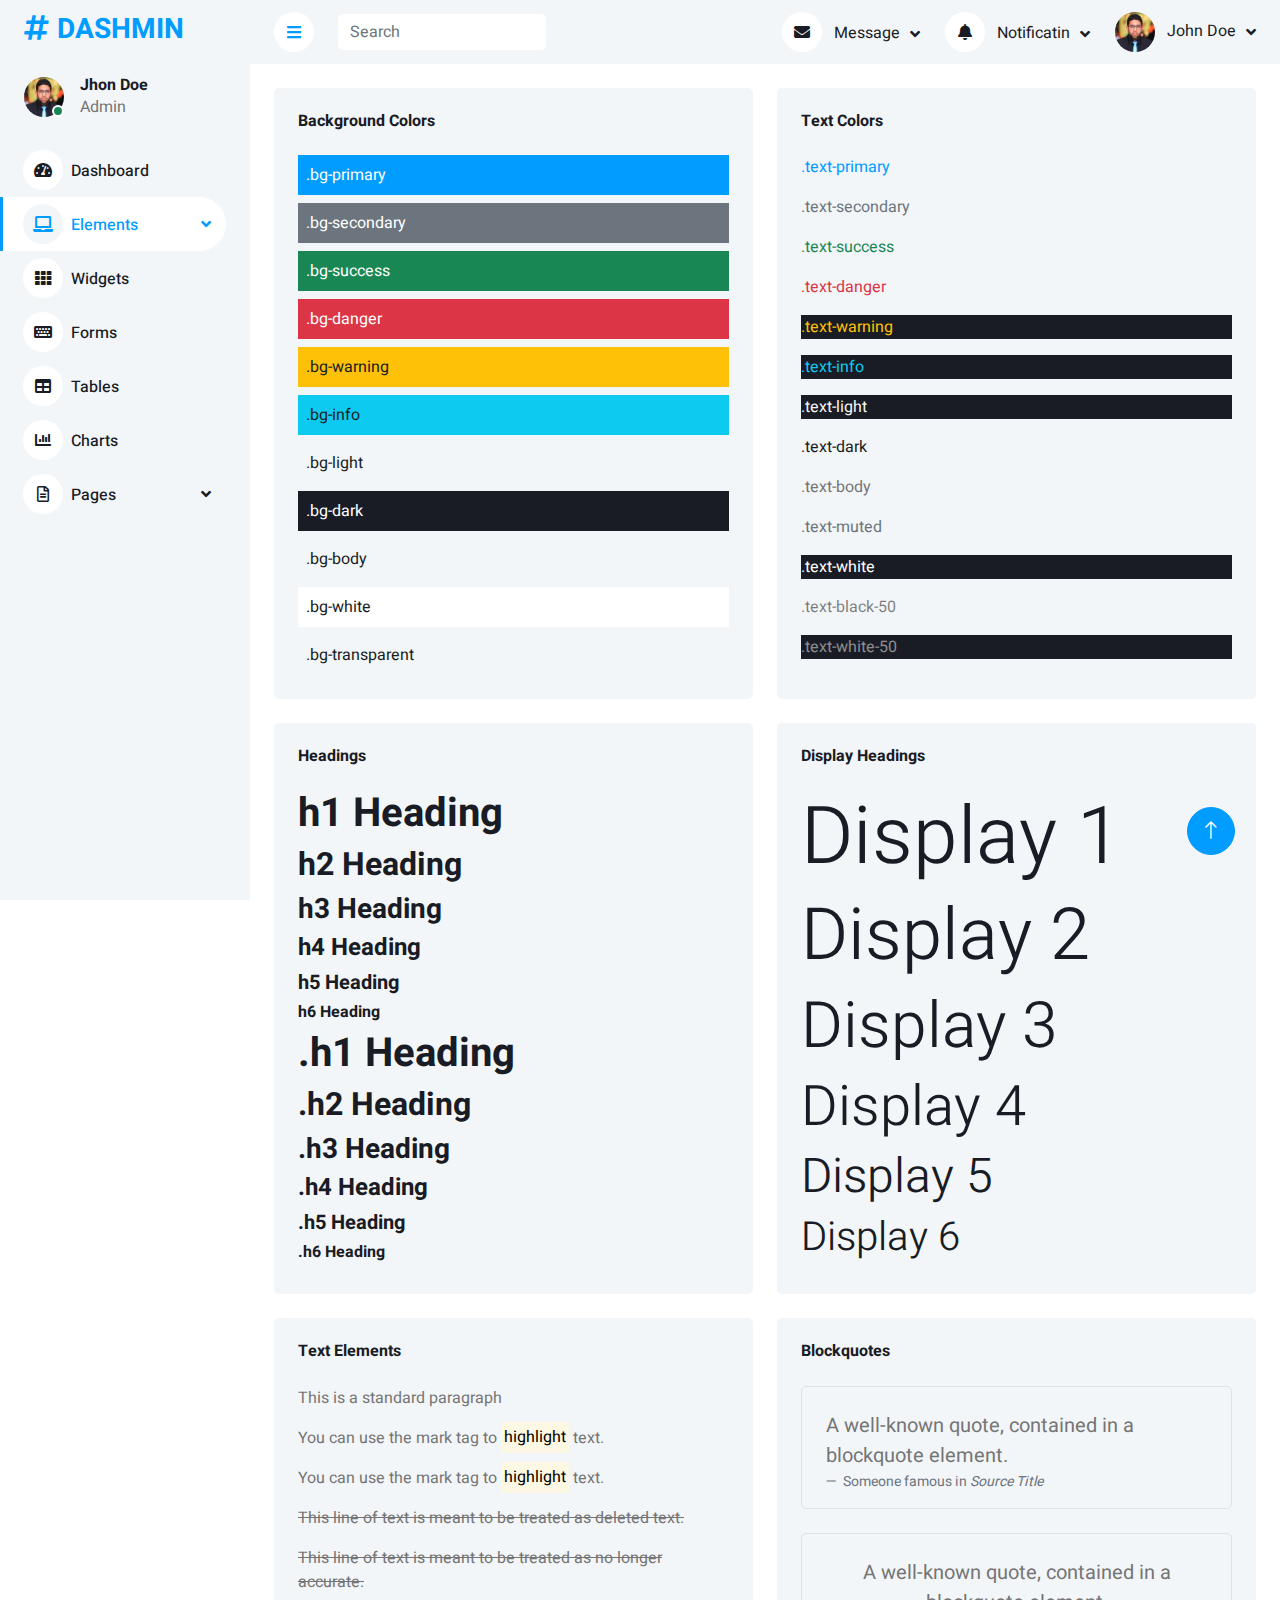
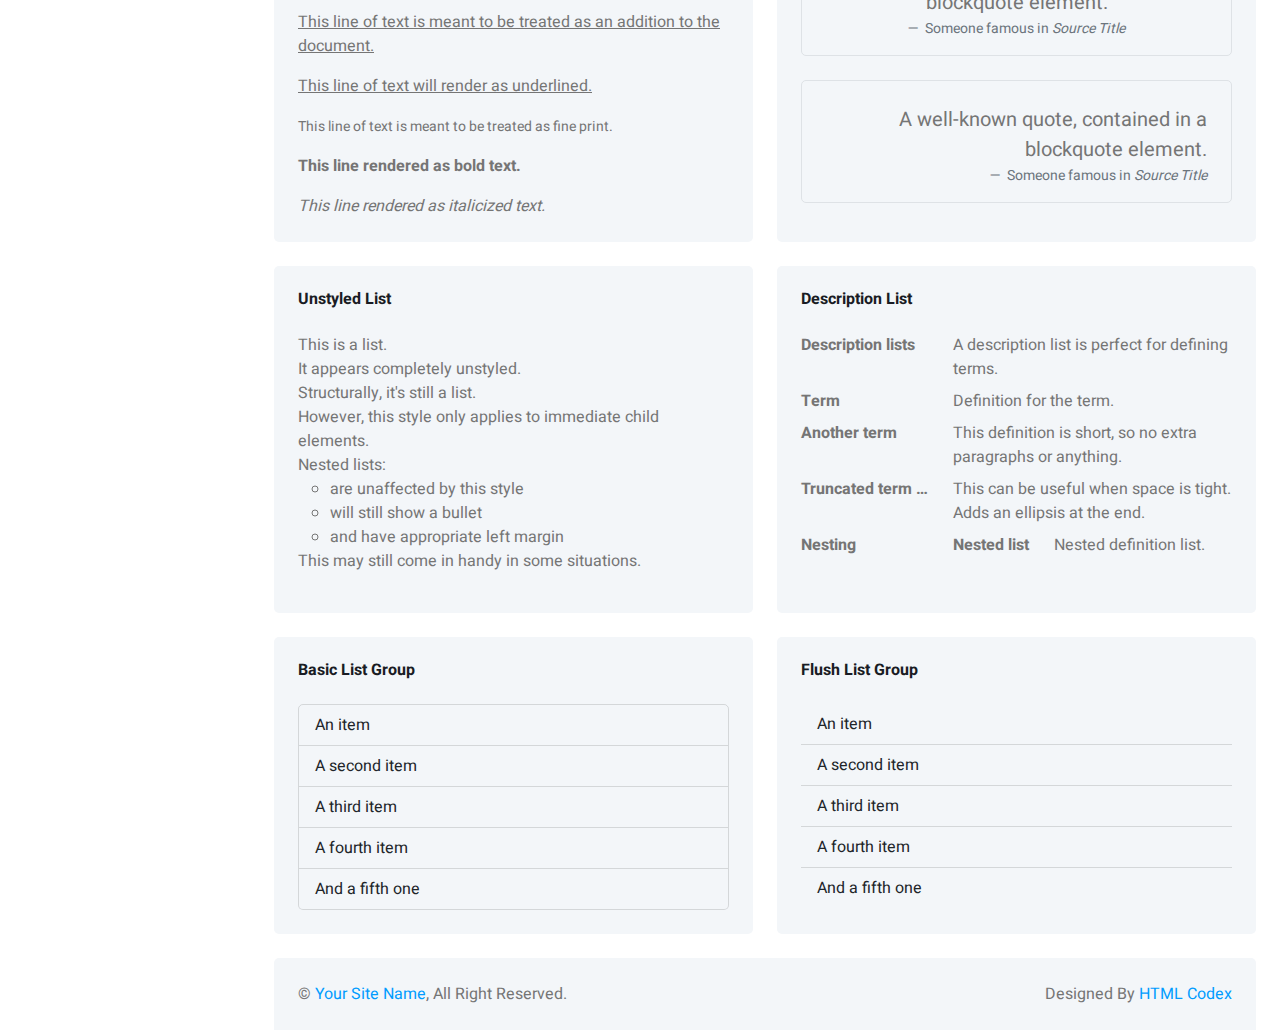
<file: ADMIN/typography.html>
<!DOCTYPE html>
<html lang="en">

<head>
    <meta charset="utf-8">
    <title>DASHMIN - Bootstrap Admin Template</title>
    <meta content="width=device-width, initial-scale=1.0" name="viewport">
    <meta content="" name="keywords">
    <meta content="" name="description">

    <!-- Favicon -->
    <link href="img/favicon.ico" rel="icon">

    <!-- Google Web Fonts -->
    <link rel="preconnect" href="https://fonts.googleapis.com">
    <link rel="preconnect" href="https://fonts.gstatic.com" crossorigin>
    <link href="https://fonts.googleapis.com/css2?family=Heebo:wght@400;500;600;700&display=swap" rel="stylesheet">
    
    <!-- Icon Font Stylesheet -->
    <link href="https://cdnjs.cloudflare.com/ajax/libs/font-awesome/5.10.0/css/all.min.css" rel="stylesheet">
    <link href="https://cdn.jsdelivr.net/npm/bootstrap-icons@1.4.1/font/bootstrap-icons.css" rel="stylesheet">

    <!-- Libraries Stylesheet -->
    <link href="lib/owlcarousel/assets/owl.carousel.min.css" rel="stylesheet">
    <link href="lib/tempusdominus/css/tempusdominus-bootstrap-4.min.css" rel="stylesheet" />

    <!-- Customized Bootstrap Stylesheet -->
    <link href="css/bootstrap.min.css" rel="stylesheet">

    <!-- Template Stylesheet -->
    <link href="css/style.css" rel="stylesheet">
</head>

<body>
    <div class="container-xxl position-relative bg-white d-flex p-0">
        <!-- Spinner Start -->
        <div id="spinner" class="show bg-white position-fixed translate-middle w-100 vh-100 top-50 start-50 d-flex align-items-center justify-content-center">
            <div class="spinner-border text-primary" style="width: 3rem; height: 3rem;" role="status">
                <span class="sr-only">Loading...</span>
            </div>
        </div>
        <!-- Spinner End -->


        <!-- Sidebar Start -->
        <div class="sidebar pe-4 pb-3">
            <nav class="navbar bg-light navbar-light">
                <a href="index.html" class="navbar-brand mx-4 mb-3">
                    <h3 class="text-primary"><i class="fa fa-hashtag me-2"></i>DASHMIN</h3>
                </a>
                <div class="d-flex align-items-center ms-4 mb-4">
                    <div class="position-relative">
                        <img class="rounded-circle" src="img/user.jpg" alt="" style="width: 40px; height: 40px;">
                        <div class="bg-success rounded-circle border border-2 border-white position-absolute end-0 bottom-0 p-1"></div>
                    </div>
                    <div class="ms-3">
                        <h6 class="mb-0">Jhon Doe</h6>
                        <span>Admin</span>
                    </div>
                </div>
                <div class="navbar-nav w-100">
                    <a href="index.html" class="nav-item nav-link"><i class="fa fa-tachometer-alt me-2"></i>Dashboard</a>
                    <div class="nav-item dropdown">
                        <a href="#" class="nav-link dropdown-toggle active" data-bs-toggle="dropdown"><i class="fa fa-laptop me-2"></i>Elements</a>
                        <div class="dropdown-menu bg-transparent border-0">
                            <a href="button.html" class="dropdown-item">Buttons</a>
                            <a href="typography.html" class="dropdown-item active">Typography</a>
                            <a href="element.html" class="dropdown-item">Other Elements</a>
                        </div>
                    </div>
                    <a href="widget.html" class="nav-item nav-link"><i class="fa fa-th me-2"></i>Widgets</a>
                    <a href="form.html" class="nav-item nav-link"><i class="fa fa-keyboard me-2"></i>Forms</a>
                    <a href="table.html" class="nav-item nav-link"><i class="fa fa-table me-2"></i>Tables</a>
                    <a href="chart.html" class="nav-item nav-link"><i class="fa fa-chart-bar me-2"></i>Charts</a>
                    <div class="nav-item dropdown">
                        <a href="#" class="nav-link dropdown-toggle" data-bs-toggle="dropdown"><i class="far fa-file-alt me-2"></i>Pages</a>
                        <div class="dropdown-menu bg-transparent border-0">
                            <a href="signin.html" class="dropdown-item">Sign In</a>
                            <a href="signup.html" class="dropdown-item">Sign Up</a>
                            <a href="404.html" class="dropdown-item">404 Error</a>
                            <a href="blank.html" class="dropdown-item">Blank Page</a>
                        </div>
                    </div>
                </div>
            </nav>
        </div>
        <!-- Sidebar End -->


        <!-- Content Start -->
        <div class="content">
            <!-- Navbar Start -->
            <nav class="navbar navbar-expand bg-light navbar-light sticky-top px-4 py-0">
                <a href="index.html" class="navbar-brand d-flex d-lg-none me-4">
                    <h2 class="text-primary mb-0"><i class="fa fa-hashtag"></i></h2>
                </a>
                <a href="#" class="sidebar-toggler flex-shrink-0">
                    <i class="fa fa-bars"></i>
                </a>
                <form class="d-none d-md-flex ms-4">
                    <input class="form-control border-0" type="search" placeholder="Search">
                </form>
                <div class="navbar-nav align-items-center ms-auto">
                    <div class="nav-item dropdown">
                        <a href="#" class="nav-link dropdown-toggle" data-bs-toggle="dropdown">
                            <i class="fa fa-envelope me-lg-2"></i>
                            <span class="d-none d-lg-inline-flex">Message</span>
                        </a>
                        <div class="dropdown-menu dropdown-menu-end bg-light border-0 rounded-0 rounded-bottom m-0">
                            <a href="#" class="dropdown-item">
                                <div class="d-flex align-items-center">
                                    <img class="rounded-circle" src="img/user.jpg" alt="" style="width: 40px; height: 40px;">
                                    <div class="ms-2">
                                        <h6 class="fw-normal mb-0">Jhon send you a message</h6>
                                        <small>15 minutes ago</small>
                                    </div>
                                </div>
                            </a>
                            <hr class="dropdown-divider">
                            <a href="#" class="dropdown-item">
                                <div class="d-flex align-items-center">
                                    <img class="rounded-circle" src="img/user.jpg" alt="" style="width: 40px; height: 40px;">
                                    <div class="ms-2">
                                        <h6 class="fw-normal mb-0">Jhon send you a message</h6>
                                        <small>15 minutes ago</small>
                                    </div>
                                </div>
                            </a>
                            <hr class="dropdown-divider">
                            <a href="#" class="dropdown-item">
                                <div class="d-flex align-items-center">
                                    <img class="rounded-circle" src="img/user.jpg" alt="" style="width: 40px; height: 40px;">
                                    <div class="ms-2">
                                        <h6 class="fw-normal mb-0">Jhon send you a message</h6>
                                        <small>15 minutes ago</small>
                                    </div>
                                </div>
                            </a>
                            <hr class="dropdown-divider">
                            <a href="#" class="dropdown-item text-center">See all message</a>
                        </div>
                    </div>
                    <div class="nav-item dropdown">
                        <a href="#" class="nav-link dropdown-toggle" data-bs-toggle="dropdown">
                            <i class="fa fa-bell me-lg-2"></i>
                            <span class="d-none d-lg-inline-flex">Notificatin</span>
                        </a>
                        <div class="dropdown-menu dropdown-menu-end bg-light border-0 rounded-0 rounded-bottom m-0">
                            <a href="#" class="dropdown-item">
                                <h6 class="fw-normal mb-0">Profile updated</h6>
                                <small>15 minutes ago</small>
                            </a>
                            <hr class="dropdown-divider">
                            <a href="#" class="dropdown-item">
                                <h6 class="fw-normal mb-0">New user added</h6>
                                <small>15 minutes ago</small>
                            </a>
                            <hr class="dropdown-divider">
                            <a href="#" class="dropdown-item">
                                <h6 class="fw-normal mb-0">Password changed</h6>
                                <small>15 minutes ago</small>
                            </a>
                            <hr class="dropdown-divider">
                            <a href="#" class="dropdown-item text-center">See all notifications</a>
                        </div>
                    </div>
                    <div class="nav-item dropdown">
                        <a href="#" class="nav-link dropdown-toggle" data-bs-toggle="dropdown">
                            <img class="rounded-circle me-lg-2" src="img/user.jpg" alt="" style="width: 40px; height: 40px;">
                            <span class="d-none d-lg-inline-flex">John Doe</span>
                        </a>
                        <div class="dropdown-menu dropdown-menu-end bg-light border-0 rounded-0 rounded-bottom m-0">
                            <a href="#" class="dropdown-item">My Profile</a>
                            <a href="#" class="dropdown-item">Settings</a>
                            <a href="#" class="dropdown-item">Log Out</a>
                        </div>
                    </div>
                </div>
            </nav>
            <!-- Navbar End -->


            <!-- Typography Start -->
            <div class="container-fluid pt-4 px-4">
                <div class="row g-4">
                    <div class="col-sm-12 col-xl-6">
                        <div class="bg-light rounded h-100 p-4">
                            <h6 class="mb-4">Background Colors</h6>
                            <div class="p-2 mb-2 bg-primary text-white">.bg-primary</div>
                            <div class="p-2 mb-2 bg-secondary text-white">.bg-secondary</div>
                            <div class="p-2 mb-2 bg-success text-white">.bg-success</div>
                            <div class="p-2 mb-2 bg-danger text-white">.bg-danger</div>
                            <div class="p-2 mb-2 bg-warning text-dark">.bg-warning</div>
                            <div class="p-2 mb-2 bg-info text-dark">.bg-info</div>
                            <div class="p-2 mb-2 bg-light text-dark">.bg-light</div>
                            <div class="p-2 mb-2 bg-dark text-white">.bg-dark</div>
                            <div class="p-2 mb-2 bg-body text-dark">.bg-body</div>
                            <div class="p-2 mb-2 bg-white text-dark">.bg-white</div>
                            <div class="p-2 mb-0 bg-transparent text-dark">.bg-transparent</div>
                        </div>
                    </div>
                    <div class="col-sm-12 col-xl-6">
                        <div class="bg-light rounded h-100 p-4">
                            <h6 class="mb-4">Text Colors</h6>
                            <p class="text-primary">.text-primary</p>
                            <p class="text-secondary">.text-secondary</p>
                            <p class="text-success">.text-success</p>
                            <p class="text-danger">.text-danger</p>
                            <p class="text-warning bg-dark">.text-warning</p>
                            <p class="text-info bg-dark">.text-info</p>
                            <p class="text-light bg-dark">.text-light</p>
                            <p class="text-dark">.text-dark</p>
                            <p class="text-body">.text-body</p>
                            <p class="text-muted">.text-muted</p>
                            <p class="text-white bg-dark">.text-white</p>
                            <p class="text-black-50">.text-black-50</p>
                            <p class="text-white-50 bg-dark mb-0">.text-white-50</p>
                        </div>
                    </div>
                    <div class="col-sm-12 col-xl-6">
                        <div class="bg-light rounded h-100 p-4">
                            <h6 class="mb-4">Headings</h6>
                            <h1>h1 Heading</h1>
                            <h2>h2 Heading</h2>
                            <h3>h3 Heading</h3>
                            <h4>h4 Heading</h4>
                            <h5>h5 Heading</h5>
                            <h6>h6 Heading</h6>
                            <p class="h1">.h1 Heading</p>
                            <p class="h2">.h2 Heading</p>
                            <p class="h3">.h3 Heading</p>
                            <p class="h4">.h4 Heading</p>
                            <p class="h5">.h5 Heading</p>
                            <p class="h6">.h6 Heading</p>
                        </div>
                    </div>
                    <div class="col-sm-12 col-xl-6">
                        <div class="bg-light rounded h-100 p-4">
                            <h6 class="mb-4">Display Headings</h6>
                            <h1 class="display-1">Display 1</h1>
                            <h1 class="display-2">Display 2</h1>
                            <h1 class="display-3">Display 3</h1>
                            <h1 class="display-4">Display 4</h1>
                            <h1 class="display-5">Display 5</h1>
                            <h1 class="display-6 mb-0">Display 6</h1>
                        </div>
                    </div>
                    <div class="col-sm-12 col-xl-6">
                        <div class="bg-light rounded h-100 p-4">
                            <h6 class="mb-4">Text Elements</h6>
                            <p>This is a standard paragraph</p>
                            <p>You can use the mark tag to <mark>highlight</mark> text.</p>
                            <p>You can use the mark tag to <mark>highlight</mark> text.</p>
                            <p><del>This line of text is meant to be treated as deleted text.</del></p>
                            <p><s>This line of text is meant to be treated as no longer accurate.</s></p>
                            <p><ins>This line of text is meant to be treated as an addition to the document.</ins></p>
                            <p><u>This line of text will render as underlined.</u></p>
                            <p><small>This line of text is meant to be treated as fine print.</small></p>
                            <p><strong>This line rendered as bold text.</strong></p>
                            <p class="mb-0"><em>This line rendered as italicized text.</em></p>
                        </div>
                    </div>
                    <div class="col-sm-12 col-xl-6">
                        <div class="bg-light rounded h-100 p-4">
                            <h6 class="mb-4">Blockquotes</h6>
                            <div class="border rounded p-4 pb-0 mb-4">
                                <figure>
                                    <blockquote class="blockquote">
                                        <p>A well-known quote, contained in a blockquote element.</p>
                                    </blockquote>
                                    <figcaption class="blockquote-footer">
                                        Someone famous in <cite title="Source Title">Source Title</cite>
                                    </figcaption>
                                </figure>
                            </div>
                            <div class="border rounded p-4 pb-0 mb-4">
                                <figure class="text-center">
                                    <blockquote class="blockquote">
                                        <p>A well-known quote, contained in a blockquote element.</p>
                                    </blockquote>
                                    <figcaption class="blockquote-footer">
                                        Someone famous in <cite title="Source Title">Source Title</cite>
                                    </figcaption>
                                </figure>
                            </div>
                            <div class="border rounded p-4 pb-0 mb-0">
                                <figure class="text-end">
                                    <blockquote class="blockquote">
                                        <p>A well-known quote, contained in a blockquote element.</p>
                                    </blockquote>
                                    <figcaption class="blockquote-footer">
                                        Someone famous in <cite title="Source Title">Source Title</cite>
                                    </figcaption>
                                </figure>
                            </div>
                        </div>
                    </div>
                    <div class="col-sm-12 col-xl-6">
                        <div class="bg-light rounded h-100 p-4">
                            <h6 class="mb-4">Unstyled List</h6>
                            <ul class="list-unstyled mb-0">
                                <li>This is a list.</li>
                                <li>It appears completely unstyled.</li>
                                <li>Structurally, it's still a list.</li>
                                <li>However, this style only applies to immediate child elements.</li>
                                <li>Nested lists:
                                    <ul>
                                        <li>are unaffected by this style</li>
                                        <li>will still show a bullet</li>
                                        <li>and have appropriate left margin</li>
                                    </ul>
                                </li>
                                <li>This may still come in handy in some situations.</li>
                            </ul>
                        </div>
                    </div>
                    <div class="col-sm-12 col-xl-6">
                        <div class="bg-light rounded h-100 p-4">
                            <h6 class="mb-4">Description List</h6>
                            <dl class="row mb-0">
                                <dt class="col-sm-4">Description lists</dt>
                                <dd class="col-sm-8">A description list is perfect for defining terms.</dd>

                                <dt class="col-sm-4">Term</dt>
                                <dd class="col-sm-8">Definition for the term.</dd>

                                <dt class="col-sm-4">Another term</dt>
                                <dd class="col-sm-8">This definition is short, so no extra paragraphs or anything.</dd>

                                <dt class="col-sm-4 text-truncate">Truncated term is truncated</dt>
                                <dd class="col-sm-8">This can be useful when space is tight. Adds an ellipsis at the
                                    end.</dd>

                                <dt class="col-sm-4">Nesting</dt>
                                <dd class="col-sm-8">
                                    <dl class="row">
                                        <dt class="col-sm-4">Nested list</dt>
                                        <dd class="col-sm-8">Nested definition list.</dd>
                                    </dl>
                                </dd>
                            </dl>
                        </div>
                    </div>
                    <div class="col-sm-12 col-xl-6">
                        <div class="bg-light rounded h-100 p-4">
                            <h6 class="mb-4">Basic List Group</h6>
                            <ul class="list-group">
                                <li class="list-group-item bg-transparent">An item</li>
                                <li class="list-group-item bg-transparent">A second item</li>
                                <li class="list-group-item bg-transparent">A third item</li>
                                <li class="list-group-item bg-transparent">A fourth item</li>
                                <li class="list-group-item bg-transparent">And a fifth one</li>
                            </ul>
                        </div>
                    </div>
                    <div class="col-sm-12 col-xl-6">
                        <div class="bg-light rounded h-100 p-4">
                            <h6 class="mb-4">Flush List Group</h6>
                            <ul class="list-group list-group-flush">
                                <li class="list-group-item bg-transparent">An item</li>
                                <li class="list-group-item bg-transparent">A second item</li>
                                <li class="list-group-item bg-transparent">A third item</li>
                                <li class="list-group-item bg-transparent">A fourth item</li>
                                <li class="list-group-item bg-transparent">And a fifth one</li>
                            </ul>
                        </div>
                    </div>
                </div>
            </div>
            <!-- Typography End -->


            <!-- Footer Start -->
            <div class="container-fluid pt-4 px-4">
                <div class="bg-light rounded-top p-4">
                    <div class="row">
                        <div class="col-12 col-sm-6 text-center text-sm-start">
                            &copy; <a href="#">Your Site Name</a>, All Right Reserved. 
                        </div>
                        <div class="col-12 col-sm-6 text-center text-sm-end">
                            <!--/*** This template is free as long as you keep the footer author’s credit link/attribution link/backlink. If you'd like to use the template without the footer author’s credit link/attribution link/backlink, you can purchase the Credit Removal License from "https://htmlcodex.com/credit-removal". Thank you for your support. ***/-->
                            Designed By <a href="https://htmlcodex.com">HTML Codex</a>
                        </div>
                    </div>
                </div>
            </div>
            <!-- Footer End -->
        </div>
        <!-- Content End -->


        <!-- Back to Top -->
        <a href="#" class="btn btn-lg btn-primary btn-lg-square back-to-top"><i class="bi bi-arrow-up"></i></a>
    </div>

    <!-- JavaScript Libraries -->
    <script src="https://code.jquery.com/jquery-3.4.1.min.js"></script>
    <script src="https://cdn.jsdelivr.net/npm/bootstrap@5.0.0/dist/js/bootstrap.bundle.min.js"></script>
    <script src="lib/chart/chart.min.js"></script>
    <script src="lib/easing/easing.min.js"></script>
    <script src="lib/waypoints/waypoints.min.js"></script>
    <script src="lib/owlcarousel/owl.carousel.min.js"></script>
    <script src="lib/tempusdominus/js/moment.min.js"></script>
    <script src="lib/tempusdominus/js/moment-timezone.min.js"></script>
    <script src="lib/tempusdominus/js/tempusdominus-bootstrap-4.min.js"></script>

    <!-- Template Javascript -->
    <script src="js/main.js"></script>
</body>

</html>
</file>
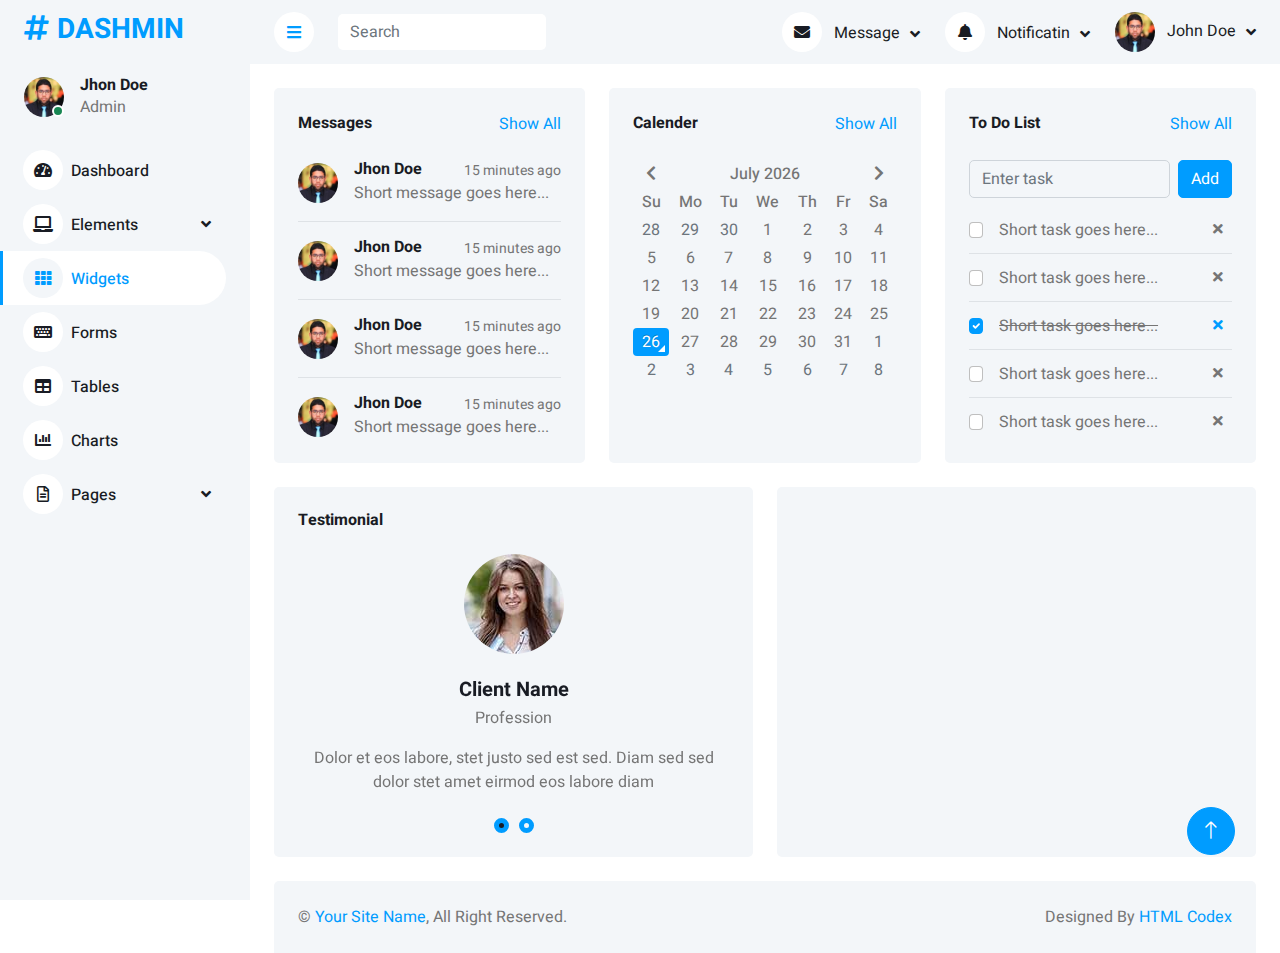
<file: ADMIN/widget.html>
<!DOCTYPE html>
<html lang="en">

<head>
    <meta charset="utf-8">
    <title>DASHMIN - Bootstrap Admin Template</title>
    <meta content="width=device-width, initial-scale=1.0" name="viewport">
    <meta content="" name="keywords">
    <meta content="" name="description">

    <!-- Favicon -->
    <link href="img/favicon.ico" rel="icon">

    <!-- Google Web Fonts -->
    <link rel="preconnect" href="https://fonts.googleapis.com">
    <link rel="preconnect" href="https://fonts.gstatic.com" crossorigin>
    <link href="https://fonts.googleapis.com/css2?family=Heebo:wght@400;500;600;700&display=swap" rel="stylesheet">
    
    <!-- Icon Font Stylesheet -->
    <link href="https://cdnjs.cloudflare.com/ajax/libs/font-awesome/5.10.0/css/all.min.css" rel="stylesheet">
    <link href="https://cdn.jsdelivr.net/npm/bootstrap-icons@1.4.1/font/bootstrap-icons.css" rel="stylesheet">

    <!-- Libraries Stylesheet -->
    <link href="lib/owlcarousel/assets/owl.carousel.min.css" rel="stylesheet">
    <link href="lib/tempusdominus/css/tempusdominus-bootstrap-4.min.css" rel="stylesheet" />

    <!-- Customized Bootstrap Stylesheet -->
    <link href="css/bootstrap.min.css" rel="stylesheet">

    <!-- Template Stylesheet -->
    <link href="css/style.css" rel="stylesheet">
</head>

<body>
    <div class="container-xxl position-relative bg-white d-flex p-0">
        <!-- Spinner Start -->
        <div id="spinner" class="show bg-white position-fixed translate-middle w-100 vh-100 top-50 start-50 d-flex align-items-center justify-content-center">
            <div class="spinner-border text-primary" style="width: 3rem; height: 3rem;" role="status">
                <span class="sr-only">Loading...</span>
            </div>
        </div>
        <!-- Spinner End -->


        <!-- Sidebar Start -->
        <div class="sidebar pe-4 pb-3">
            <nav class="navbar bg-light navbar-light">
                <a href="index.html" class="navbar-brand mx-4 mb-3">
                    <h3 class="text-primary"><i class="fa fa-hashtag me-2"></i>DASHMIN</h3>
                </a>
                <div class="d-flex align-items-center ms-4 mb-4">
                    <div class="position-relative">
                        <img class="rounded-circle" src="img/user.jpg" alt="" style="width: 40px; height: 40px;">
                        <div class="bg-success rounded-circle border border-2 border-white position-absolute end-0 bottom-0 p-1"></div>
                    </div>
                    <div class="ms-3">
                        <h6 class="mb-0">Jhon Doe</h6>
                        <span>Admin</span>
                    </div>
                </div>
                <div class="navbar-nav w-100">
                    <a href="index.html" class="nav-item nav-link"><i class="fa fa-tachometer-alt me-2"></i>Dashboard</a>
                    <div class="nav-item dropdown">
                        <a href="#" class="nav-link dropdown-toggle" data-bs-toggle="dropdown"><i class="fa fa-laptop me-2"></i>Elements</a>
                        <div class="dropdown-menu bg-transparent border-0">
                            <a href="button.html" class="dropdown-item">Buttons</a>
                            <a href="typography.html" class="dropdown-item">Typography</a>
                            <a href="element.html" class="dropdown-item">Other Elements</a>
                        </div>
                    </div>
                    <a href="widget.html" class="nav-item nav-link active"><i class="fa fa-th me-2"></i>Widgets</a>
                    <a href="form.html" class="nav-item nav-link"><i class="fa fa-keyboard me-2"></i>Forms</a>
                    <a href="table.html" class="nav-item nav-link"><i class="fa fa-table me-2"></i>Tables</a>
                    <a href="chart.html" class="nav-item nav-link"><i class="fa fa-chart-bar me-2"></i>Charts</a>
                    <div class="nav-item dropdown">
                        <a href="#" class="nav-link dropdown-toggle" data-bs-toggle="dropdown"><i class="far fa-file-alt me-2"></i>Pages</a>
                        <div class="dropdown-menu bg-transparent border-0">
                            <a href="signin.html" class="dropdown-item">Sign In</a>
                            <a href="signup.html" class="dropdown-item">Sign Up</a>
                            <a href="404.html" class="dropdown-item">404 Error</a>
                            <a href="blank.html" class="dropdown-item">Blank Page</a>
                        </div>
                    </div>
                </div>
            </nav>
        </div>
        <!-- Sidebar End -->


        <!-- Content Start -->
        <div class="content">
            <!-- Navbar Start -->
            <nav class="navbar navbar-expand bg-light navbar-light sticky-top px-4 py-0">
                <a href="index.html" class="navbar-brand d-flex d-lg-none me-4">
                    <h2 class="text-primary mb-0"><i class="fa fa-hashtag"></i></h2>
                </a>
                <a href="#" class="sidebar-toggler flex-shrink-0">
                    <i class="fa fa-bars"></i>
                </a>
                <form class="d-none d-md-flex ms-4">
                    <input class="form-control border-0" type="search" placeholder="Search">
                </form>
                <div class="navbar-nav align-items-center ms-auto">
                    <div class="nav-item dropdown">
                        <a href="#" class="nav-link dropdown-toggle" data-bs-toggle="dropdown">
                            <i class="fa fa-envelope me-lg-2"></i>
                            <span class="d-none d-lg-inline-flex">Message</span>
                        </a>
                        <div class="dropdown-menu dropdown-menu-end bg-light border-0 rounded-0 rounded-bottom m-0">
                            <a href="#" class="dropdown-item">
                                <div class="d-flex align-items-center">
                                    <img class="rounded-circle" src="img/user.jpg" alt="" style="width: 40px; height: 40px;">
                                    <div class="ms-2">
                                        <h6 class="fw-normal mb-0">Jhon send you a message</h6>
                                        <small>15 minutes ago</small>
                                    </div>
                                </div>
                            </a>
                            <hr class="dropdown-divider">
                            <a href="#" class="dropdown-item">
                                <div class="d-flex align-items-center">
                                    <img class="rounded-circle" src="img/user.jpg" alt="" style="width: 40px; height: 40px;">
                                    <div class="ms-2">
                                        <h6 class="fw-normal mb-0">Jhon send you a message</h6>
                                        <small>15 minutes ago</small>
                                    </div>
                                </div>
                            </a>
                            <hr class="dropdown-divider">
                            <a href="#" class="dropdown-item">
                                <div class="d-flex align-items-center">
                                    <img class="rounded-circle" src="img/user.jpg" alt="" style="width: 40px; height: 40px;">
                                    <div class="ms-2">
                                        <h6 class="fw-normal mb-0">Jhon send you a message</h6>
                                        <small>15 minutes ago</small>
                                    </div>
                                </div>
                            </a>
                            <hr class="dropdown-divider">
                            <a href="#" class="dropdown-item text-center">See all message</a>
                        </div>
                    </div>
                    <div class="nav-item dropdown">
                        <a href="#" class="nav-link dropdown-toggle" data-bs-toggle="dropdown">
                            <i class="fa fa-bell me-lg-2"></i>
                            <span class="d-none d-lg-inline-flex">Notificatin</span>
                        </a>
                        <div class="dropdown-menu dropdown-menu-end bg-light border-0 rounded-0 rounded-bottom m-0">
                            <a href="#" class="dropdown-item">
                                <h6 class="fw-normal mb-0">Profile updated</h6>
                                <small>15 minutes ago</small>
                            </a>
                            <hr class="dropdown-divider">
                            <a href="#" class="dropdown-item">
                                <h6 class="fw-normal mb-0">New user added</h6>
                                <small>15 minutes ago</small>
                            </a>
                            <hr class="dropdown-divider">
                            <a href="#" class="dropdown-item">
                                <h6 class="fw-normal mb-0">Password changed</h6>
                                <small>15 minutes ago</small>
                            </a>
                            <hr class="dropdown-divider">
                            <a href="#" class="dropdown-item text-center">See all notifications</a>
                        </div>
                    </div>
                    <div class="nav-item dropdown">
                        <a href="#" class="nav-link dropdown-toggle" data-bs-toggle="dropdown">
                            <img class="rounded-circle me-lg-2" src="img/user.jpg" alt="" style="width: 40px; height: 40px;">
                            <span class="d-none d-lg-inline-flex">John Doe</span>
                        </a>
                        <div class="dropdown-menu dropdown-menu-end bg-light border-0 rounded-0 rounded-bottom m-0">
                            <a href="#" class="dropdown-item">My Profile</a>
                            <a href="#" class="dropdown-item">Settings</a>
                            <a href="#" class="dropdown-item">Log Out</a>
                        </div>
                    </div>
                </div>
            </nav>
            <!-- Navbar End -->


            <!-- Chart Start -->
            <div class="container-fluid pt-4 px-4">
                <div class="row g-4">
                    <div class="col-sm-12 col-md-6 col-xl-4">
                        <div class="h-100 bg-light rounded p-4">
                            <div class="d-flex align-items-center justify-content-between mb-2">
                                <h6 class="mb-0">Messages</h6>
                                <a href="">Show All</a>
                            </div>
                            <div class="d-flex align-items-center border-bottom py-3">
                                <img class="rounded-circle flex-shrink-0" src="img/user.jpg" alt="" style="width: 40px; height: 40px;">
                                <div class="w-100 ms-3">
                                    <div class="d-flex w-100 justify-content-between">
                                        <h6 class="mb-0">Jhon Doe</h6>
                                        <small>15 minutes ago</small>
                                    </div>
                                    <span>Short message goes here...</span>
                                </div>
                            </div>
                            <div class="d-flex align-items-center border-bottom py-3">
                                <img class="rounded-circle flex-shrink-0" src="img/user.jpg" alt="" style="width: 40px; height: 40px;">
                                <div class="w-100 ms-3">
                                    <div class="d-flex w-100 justify-content-between">
                                        <h6 class="mb-0">Jhon Doe</h6>
                                        <small>15 minutes ago</small>
                                    </div>
                                    <span>Short message goes here...</span>
                                </div>
                            </div>
                            <div class="d-flex align-items-center border-bottom py-3">
                                <img class="rounded-circle flex-shrink-0" src="img/user.jpg" alt="" style="width: 40px; height: 40px;">
                                <div class="w-100 ms-3">
                                    <div class="d-flex w-100 justify-content-between">
                                        <h6 class="mb-0">Jhon Doe</h6>
                                        <small>15 minutes ago</small>
                                    </div>
                                    <span>Short message goes here...</span>
                                </div>
                            </div>
                            <div class="d-flex align-items-center pt-3">
                                <img class="rounded-circle flex-shrink-0" src="img/user.jpg" alt="" style="width: 40px; height: 40px;">
                                <div class="w-100 ms-3">
                                    <div class="d-flex w-100 justify-content-between">
                                        <h6 class="mb-0">Jhon Doe</h6>
                                        <small>15 minutes ago</small>
                                    </div>
                                    <span>Short message goes here...</span>
                                </div>
                            </div>
                        </div>
                    </div>
                    <div class="col-sm-12 col-md-6 col-xl-4">
                        <div class="h-100 bg-light rounded p-4">
                            <div class="d-flex align-items-center justify-content-between mb-4">
                                <h6 class="mb-0">Calender</h6>
                                <a href="">Show All</a>
                            </div>
                            <div id="calender"></div>
                        </div>
                    </div>
                    <div class="col-sm-12 col-md-6 col-xl-4">
                        <div class="h-100 bg-light rounded p-4">
                            <div class="d-flex align-items-center justify-content-between mb-4">
                                <h6 class="mb-0">To Do List</h6>
                                <a href="">Show All</a>
                            </div>
                            <div class="d-flex mb-2">
                                <input class="form-control bg-transparent" type="text" placeholder="Enter task">
                                <button type="button" class="btn btn-primary ms-2">Add</button>
                            </div>
                            <div class="d-flex align-items-center border-bottom py-2">
                                <input class="form-check-input m-0" type="checkbox">
                                <div class="w-100 ms-3">
                                    <div class="d-flex w-100 align-items-center justify-content-between">
                                        <span>Short task goes here...</span>
                                        <button class="btn btn-sm"><i class="fa fa-times"></i></button>
                                    </div>
                                </div>
                            </div>
                            <div class="d-flex align-items-center border-bottom py-2">
                                <input class="form-check-input m-0" type="checkbox">
                                <div class="w-100 ms-3">
                                    <div class="d-flex w-100 align-items-center justify-content-between">
                                        <span>Short task goes here...</span>
                                        <button class="btn btn-sm"><i class="fa fa-times"></i></button>
                                    </div>
                                </div>
                            </div>
                            <div class="d-flex align-items-center border-bottom py-2">
                                <input class="form-check-input m-0" type="checkbox" checked>
                                <div class="w-100 ms-3">
                                    <div class="d-flex w-100 align-items-center justify-content-between">
                                        <span><del>Short task goes here...</del></span>
                                        <button class="btn btn-sm text-primary"><i class="fa fa-times"></i></button>
                                    </div>
                                </div>
                            </div>
                            <div class="d-flex align-items-center border-bottom py-2">
                                <input class="form-check-input m-0" type="checkbox">
                                <div class="w-100 ms-3">
                                    <div class="d-flex w-100 align-items-center justify-content-between">
                                        <span>Short task goes here...</span>
                                        <button class="btn btn-sm"><i class="fa fa-times"></i></button>
                                    </div>
                                </div>
                            </div>
                            <div class="d-flex align-items-center pt-2">
                                <input class="form-check-input m-0" type="checkbox">
                                <div class="w-100 ms-3">
                                    <div class="d-flex w-100 align-items-center justify-content-between">
                                        <span>Short task goes here...</span>
                                        <button class="btn btn-sm"><i class="fa fa-times"></i></button>
                                    </div>
                                </div>
                            </div>
                        </div>
                    </div>
                    <div class="col-sm-12 col-xl-6">
                        <div class="bg-light rounded h-100 p-4">
                            <h6 class="mb-4">Testimonial</h6>
                            <div class="owl-carousel testimonial-carousel">
                                <div class="testimonial-item text-center">
                                    <img class="img-fluid rounded-circle mx-auto mb-4" src="img/testimonial-1.jpg" style="width: 100px; height: 100px;">
                                    <h5 class="mb-1">Client Name</h5>
                                    <p>Profession</p>
                                    <p class="mb-0">Dolor et eos labore, stet justo sed est sed. Diam sed sed dolor stet amet eirmod eos labore diam</p>
                                </div>
                                <div class="testimonial-item text-center">
                                    <img class="img-fluid rounded-circle mx-auto mb-4" src="img/testimonial-2.jpg" style="width: 100px; height: 100px;">
                                    <h5 class="mb-1">Client Name</h5>
                                    <p>Profession</p>
                                    <p class="mb-0">Dolor et eos labore, stet justo sed est sed. Diam sed sed dolor stet amet eirmod eos labore diam</p>
                                </div>
                            </div>
                        </div>
                    </div>
                    <div class="col-sm-12 col-xl-6">
                        <div class="bg-light rounded h-100 p-4">
                            <iframe class="position-relative rounded w-100 h-100"
                            src="https://www.google.com/maps/embed?pb=!1m18!1m12!1m3!1d3001156.4288297426!2d-78.01371936852176!3d42.72876761954724!2m3!1f0!2f0!3f0!3m2!1i1024!2i768!4f13.1!3m3!1m2!1s0x4ccc4bf0f123a5a9%3A0xddcfc6c1de189567!2sNew%20York%2C%20USA!5e0!3m2!1sen!2sbd!4v1603794290143!5m2!1sen!2sbd"
                            frameborder="0" style="border:0;" allowfullscreen="" aria-hidden="false"
                            tabindex="0"></iframe>
                        </div>
                    </div>
                </div>
            </div>
            <!-- Chart End -->


            <!-- Footer Start -->
            <div class="container-fluid pt-4 px-4">
                <div class="bg-light rounded-top p-4">
                    <div class="row">
                        <div class="col-12 col-sm-6 text-center text-sm-start">
                            &copy; <a href="#">Your Site Name</a>, All Right Reserved. 
                        </div>
                        <div class="col-12 col-sm-6 text-center text-sm-end">
                            <!--/*** This template is free as long as you keep the footer author’s credit link/attribution link/backlink. If you'd like to use the template without the footer author’s credit link/attribution link/backlink, you can purchase the Credit Removal License from "https://htmlcodex.com/credit-removal". Thank you for your support. ***/-->
                            Designed By <a href="https://htmlcodex.com">HTML Codex</a>
                        </div>
                    </div>
                </div>
            </div>
            <!-- Footer End -->
        </div>
        <!-- Content End -->


        <!-- Back to Top -->
        <a href="#" class="btn btn-lg btn-primary btn-lg-square back-to-top"><i class="bi bi-arrow-up"></i></a>
    </div>

    <!-- JavaScript Libraries -->
    <script src="https://code.jquery.com/jquery-3.4.1.min.js"></script>
    <script src="https://cdn.jsdelivr.net/npm/bootstrap@5.0.0/dist/js/bootstrap.bundle.min.js"></script>
    <script src="lib/chart/chart.min.js"></script>
    <script src="lib/easing/easing.min.js"></script>
    <script src="lib/waypoints/waypoints.min.js"></script>
    <script src="lib/owlcarousel/owl.carousel.min.js"></script>
    <script src="lib/tempusdominus/js/moment.min.js"></script>
    <script src="lib/tempusdominus/js/moment-timezone.min.js"></script>
    <script src="lib/tempusdominus/js/tempusdominus-bootstrap-4.min.js"></script>

    <!-- Template Javascript -->
    <script src="js/main.js"></script>
</body>

</html>
</file>
<file: ADMIN/css/style.css>
/********** Template CSS **********/
:root {
    --primary: #009CFF;
    --light: #F3F6F9;
    --dark: #191C24;
}

.back-to-top {
    position: fixed;
    display: none;
    right: 45px;
    bottom: 45px;
    z-index: 99;
}


/*** Spinner ***/
#spinner {
    opacity: 0;
    visibility: hidden;
    transition: opacity .5s ease-out, visibility 0s linear .5s;
    z-index: 99999;
}

#spinner.show {
    transition: opacity .5s ease-out, visibility 0s linear 0s;
    visibility: visible;
    opacity: 1;
}


/*** Button ***/
.btn {
    transition: .5s;
}

.btn.btn-primary {
    color: #FFFFFF;
}

.btn-square {
    width: 38px;
    height: 38px;
}

.btn-sm-square {
    width: 32px;
    height: 32px;
}

.btn-lg-square {
    width: 48px;
    height: 48px;
}

.btn-square,
.btn-sm-square,
.btn-lg-square {
    padding: 0;
    display: inline-flex;
    align-items: center;
    justify-content: center;
    font-weight: normal;
    border-radius: 50px;
}


/*** Layout ***/
.sidebar {
    position: fixed;
    top: 0;
    left: 0;
    bottom: 0;
    width: 250px;
    height: 100vh;
    overflow-y: auto;
    background: var(--light);
    transition: 0.5s;
    z-index: 999;
}

.content {
    margin-left: 250px;
    min-height: 100vh;
    background: #FFFFFF;
    transition: 0.5s;
}

@media (min-width: 992px) {
    .sidebar {
        margin-left: 0;
    }

    .sidebar.open {
        margin-left: -250px;
    }

    .content {
        width: calc(100% - 250px);
    }

    .content.open {
        width: 100%;
        margin-left: 0;
    }
}

@media (max-width: 991.98px) {
    .sidebar {
        margin-left: -250px;
    }

    .sidebar.open {
        margin-left: 0;
    }

    .content {
        width: 100%;
        margin-left: 0;
    }
}


/*** Navbar ***/
.sidebar .navbar .navbar-nav .nav-link {
    padding: 7px 20px;
    color: var(--dark);
    font-weight: 500;
    border-left: 3px solid var(--light);
    border-radius: 0 30px 30px 0;
    outline: none;
}

.sidebar .navbar .navbar-nav .nav-link:hover,
.sidebar .navbar .navbar-nav .nav-link.active {
    color: var(--primary);
    background: #FFFFFF;
    border-color: var(--primary);
}

.sidebar .navbar .navbar-nav .nav-link i {
    width: 40px;
    height: 40px;
    display: inline-flex;
    align-items: center;
    justify-content: center;
    background: #FFFFFF;
    border-radius: 40px;
}

.sidebar .navbar .navbar-nav .nav-link:hover i,
.sidebar .navbar .navbar-nav .nav-link.active i {
    background: var(--light);
}

.sidebar .navbar .dropdown-toggle::after {
    position: absolute;
    top: 15px;
    right: 15px;
    border: none;
    content: "\f107";
    font-family: "Font Awesome 5 Free";
    font-weight: 900;
    transition: .5s;
}

.sidebar .navbar .dropdown-toggle[aria-expanded=true]::after {
    transform: rotate(-180deg);
}

.sidebar .navbar .dropdown-item {
    padding-left: 25px;
    border-radius: 0 30px 30px 0;
}

.content .navbar .navbar-nav .nav-link {
    margin-left: 25px;
    padding: 12px 0;
    color: var(--dark);
    outline: none;
}

.content .navbar .navbar-nav .nav-link:hover,
.content .navbar .navbar-nav .nav-link.active {
    color: var(--primary);
}

.content .navbar .sidebar-toggler,
.content .navbar .navbar-nav .nav-link i {
    width: 40px;
    height: 40px;
    display: inline-flex;
    align-items: center;
    justify-content: center;
    background: #FFFFFF;
    border-radius: 40px;
}

.content .navbar .dropdown-toggle::after {
    margin-left: 6px;
    vertical-align: middle;
    border: none;
    content: "\f107";
    font-family: "Font Awesome 5 Free";
    font-weight: 900;
    transition: .5s;
}

.content .navbar .dropdown-toggle[aria-expanded=true]::after {
    transform: rotate(-180deg);
}

@media (max-width: 575.98px) {
    .content .navbar .navbar-nav .nav-link {
        margin-left: 15px;
    }
}


/*** Date Picker ***/
.bootstrap-datetimepicker-widget.bottom {
    top: auto !important;
}

.bootstrap-datetimepicker-widget .table * {
    border-bottom-width: 0px;
}

.bootstrap-datetimepicker-widget .table th {
    font-weight: 500;
}

.bootstrap-datetimepicker-widget.dropdown-menu {
    padding: 10px;
    border-radius: 2px;
}

.bootstrap-datetimepicker-widget table td.active,
.bootstrap-datetimepicker-widget table td.active:hover {
    background: var(--primary);
}

.bootstrap-datetimepicker-widget table td.today::before {
    border-bottom-color: var(--primary);
}


/*** Testimonial ***/
.progress .progress-bar {
    width: 0px;
    transition: 2s;
}


/*** Testimonial ***/
.testimonial-carousel .owl-dots {
    margin-top: 24px;
    display: flex;
    align-items: flex-end;
    justify-content: center;
}

.testimonial-carousel .owl-dot {
    position: relative;
    display: inline-block;
    margin: 0 5px;
    width: 15px;
    height: 15px;
    border: 5px solid var(--primary);
    border-radius: 15px;
    transition: .5s;
}

.testimonial-carousel .owl-dot.active {
    background: var(--dark);
    border-color: var(--primary);
}
</file>
